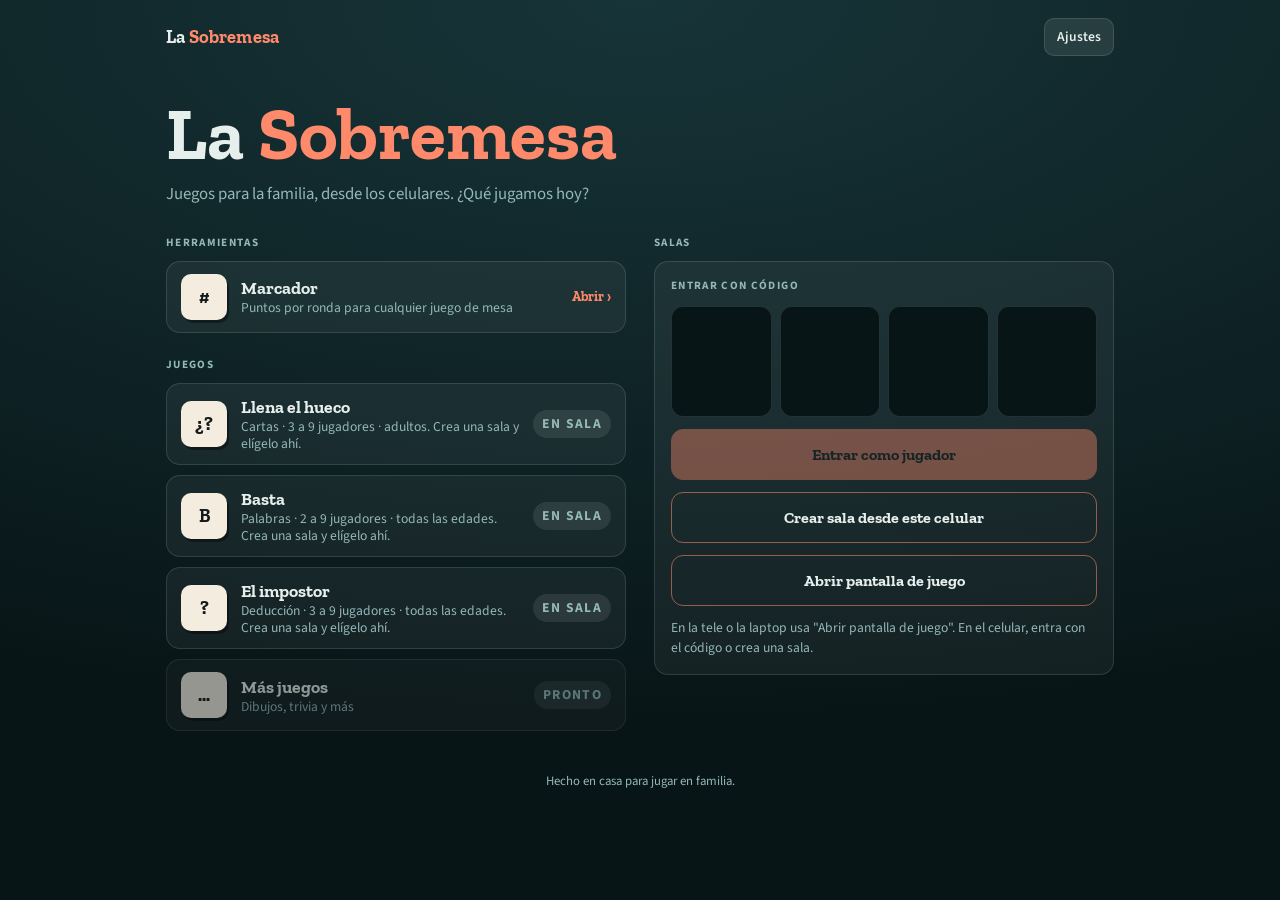
<file: index.html>
<!doctype html>
<html lang="es">
<head>
  <meta charset="utf-8">
  <meta name="viewport" content="width=device-width,initial-scale=1,viewport-fit=cover">
  <title>La Sobremesa</title>
  <meta name="description" content="Juegos para la familia, desde los celulares.">
  <script src="nucleo/tema.js"></script>
  <link rel="preconnect" href="https://fonts.googleapis.com">
  <link rel="preconnect" href="https://fonts.gstatic.com" crossorigin>
  <link rel="stylesheet" href="https://fonts.googleapis.com/css2?family=Source+Sans+3:wght@400;600;700&family=Zilla+Slab:wght@500;700&display=swap">
  <link rel="stylesheet" href="nucleo/tema.css">
  <link rel="stylesheet" href="nucleo/base.css">
  <style>
    .inicio { max-width: 980px; margin: 0 auto; padding: max(18px, env(safe-area-inset-top)) max(16px, env(safe-area-inset-right)) 40px max(16px, env(safe-area-inset-left)); display: flex; flex-direction: column; gap: 28px; }
    .barra { display: flex; justify-content: space-between; align-items: center; gap: 12px; }
    .barra .marca { font-size: 1.15rem; }
    .portada { display: flex; flex-direction: column; gap: 6px; padding-top: 8px; }
    .portada h1 { font-size: clamp(2.6rem, 9vw, 4.6rem); }
    .portada h1 em { font-style: normal; color: var(--acento); }
    .portada p { margin: 0; color: var(--suave); font-size: 1.05rem; }
    .columnas { display: grid; grid-template-columns: minmax(0, 1fr) minmax(0, 1fr); gap: 28px; align-items: start; }
    @media (max-width: 720px) { .columnas { grid-template-columns: minmax(0, 1fr); } }
    .grupo { display: flex; flex-direction: column; gap: 10px; min-width: 0; }
    .sala { padding: 16px; display: flex; flex-direction: column; gap: 12px; }
    .codigo { display: grid; grid-template-columns: repeat(4, 1fr); gap: 8px; }
    .codigo input { width: 100%; aspect-ratio: 1 / 1.1; text-align: center; text-transform: uppercase; font-family: var(--fuente-titulo); font-weight: 700; font-size: 1.6rem; border-radius: 12px; border: 1.5px solid var(--linea); background: var(--fondo-3); color: var(--acento); }
    .codigo input:disabled { opacity: .55; }
    .nota { margin: 0; color: var(--suave); font-size: .85rem; }
    .opcion { display: flex; align-items: center; gap: 14px; padding: 12px 14px; border-radius: 14px; background: var(--superficie); border: 1px solid var(--linea); text-decoration: none; color: var(--texto); transition: border-color .15s; }
    a.opcion:hover { border-color: var(--borde-acento); }
    .opcion .ic { flex: none; width: 46px; height: 46px; border-radius: 10px; display: grid; place-items: center; background: var(--carta); color: var(--tinta); font-family: var(--fuente-titulo); font-weight: 700; font-size: 1.15rem; box-shadow: 2px 3px 0 rgba(0,0,0,.4); }
    .opcion div { display: flex; flex-direction: column; line-height: 1.25; min-width: 0; }
    .opcion strong { font-family: var(--fuente-titulo); font-size: 1.1rem; }
    .opcion span { font-size: .85rem; color: var(--suave); }
    .opcion .ir { margin-left: auto; color: var(--acento); font-family: var(--fuente-titulo); font-weight: 700; flex: none; }
    .opcion.pronto { opacity: .6; }
    .chip { margin-left: auto; flex: none; font-size: .68rem; letter-spacing: .1em; text-transform: uppercase; font-weight: 700; padding: 4px 9px; border-radius: 999px; background: var(--superficie-2); color: var(--suave); }
    .pie { color: var(--suave); font-size: .8rem; text-align: center; }
    .modal { padding: 22px; display: flex; flex-direction: column; gap: 14px; }
    .temas { display: grid; gap: 8px; }
    .tema { display: flex; align-items: center; gap: 12px; padding: 10px 12px; border-radius: 12px; border: 1.5px solid var(--linea); background: var(--superficie); text-align: left; }
    .tema[aria-pressed="true"] { border-color: var(--acento); }
    .tema .mues { display: flex; width: 70px; height: 22px; border-radius: 6px; overflow: hidden; flex: none; }
    .tema .mues i { flex: 1; }
    .acciones { display: flex; justify-content: flex-end; }
  </style>
</head>
<body>
  <main class="inicio">
    <div class="barra">
      <a class="marca" href="./">La <em>Sobremesa</em></a>
      <button class="btn" id="ajustesBtn" type="button">Ajustes</button>
    </div>

    <section class="portada">
      <h1>La <em>Sobremesa</em></h1>
      <p>Juegos para la familia, desde los celulares. ¿Qué jugamos hoy?</p>
    </section>

    <div class="columnas">
      <div class="grupo">
        <span class="etiqueta">Herramientas</span>
        <a class="opcion" href="marcador/">
          <span class="ic">#</span>
          <div><strong>Marcador</strong><span>Puntos por ronda para cualquier juego de mesa</span></div>
          <span class="ir">Abrir ›</span>
        </a>

        <span class="etiqueta" style="margin-top:14px">Juegos</span>
        <div class="opcion">
          <span class="ic">¿?</span>
          <div><strong>Llena el hueco</strong><span>Cartas · 3 a 9 jugadores · adultos. Crea una sala y elígelo ahí.</span></div>
          <span class="chip">En sala</span>
        </div>
        <div class="opcion">
          <span class="ic">B</span>
          <div><strong>Basta</strong><span>Palabras · 2 a 9 jugadores · todas las edades. Crea una sala y elígelo ahí.</span></div>
          <span class="chip">En sala</span>
        </div>
        <div class="opcion">
          <span class="ic">?</span>
          <div><strong>El impostor</strong><span>Deducción · 3 a 9 jugadores · todas las edades. Crea una sala y elígelo ahí.</span></div>
          <span class="chip">En sala</span>
        </div>
        <div class="opcion pronto">
          <span class="ic">…</span>
          <div><strong>Más juegos</strong><span>Dibujos, trivia y más</span></div>
          <span class="chip">Pronto</span>
        </div>
      </div>

      <div class="grupo">
        <span class="etiqueta">Salas</span>
        <div class="panel sala" id="salas">
          <label class="etiqueta" for="c1">Entrar con código</label>
          <div class="codigo" id="codigo" aria-label="Código de la sala">
            <input id="c1" maxlength="1" autocapitalize="characters" autocomplete="off" disabled aria-label="Letra 1">
            <input maxlength="1" autocapitalize="characters" autocomplete="off" disabled aria-label="Letra 2">
            <input maxlength="1" autocapitalize="characters" autocomplete="off" disabled aria-label="Letra 3">
            <input maxlength="1" autocapitalize="characters" autocomplete="off" disabled aria-label="Letra 4">
          </div>
          <button class="btn pri grande" type="button" id="entrarBtn" disabled>Entrar como jugador</button>
          <button class="btn sec grande" type="button" id="crearBtn" disabled>Crear sala desde este celular</button>
          <button class="btn sec grande" type="button" id="pantallaBtn" disabled>Abrir pantalla de juego</button>
          <p class="nota" id="notaSalas">Las salas para jugar desde varios celulares llegan en la siguiente versión. Mientras tanto, el marcador funciona en este dispositivo como siempre.</p>
        </div>
      </div>
    </div>

    <p class="pie">Hecho en casa para jugar en familia.</p>
  </main>

  <dialog id="ajustes">
    <div class="modal">
      <h2>Ajustes</h2>
      <span class="etiqueta">Tema de colores (solo en este dispositivo)</span>
      <div class="temas" id="temas"></div>
      <span class="etiqueta">Juegos</span>
      <a class="btn" href="juegos/llena-el-hueco/mazos.html">Mazos de Llena el hueco</a>
      <a class="btn" href="juegos/impostor/mazos.html">Mazos de El impostor</a>
      <div class="acciones"><button class="btn" id="cerrarAjustes" type="button">Listo</button></div>
    </div>
  </dialog>

  <script>
    (function () {
      var dlg = document.getElementById('ajustes');
      var box = document.getElementById('temas');
      var MUESTRAS = {
        '': ['#173438', '#081517', '#f3ecdf', '#ff8a6b'],
        azul: ['#1f2a3a', '#0b0f17', '#f3ead6', '#e8b860'],
        verde: ['#1d3a2e', '#0a1712', '#f4ecd8', '#d9a441'],
        vino: ['#3a1a24', '#16090d', '#f6ecdc', '#f0a868'],
        ciruela: ['#2c1f44', '#100b1a', '#f3ecdf', '#ffbe55'],
        grafito: ['#2a2826', '#111010', '#efe9df', '#d97b4a']
      };
      function actual() { return document.documentElement.getAttribute('data-tema') || ''; }
      function pintar() {
        box.innerHTML = '';
        window.SOBREMESA_TEMAS.forEach(function (t) {
          var b = document.createElement('button');
          b.type = 'button'; b.className = 'tema';
          b.setAttribute('aria-pressed', String(t.id === actual()));
          // Las muestras solo ilustran cada tema en este selector; los colores reales viven en tema.css
          b.innerHTML = '<span class="mues">' + MUESTRAS[t.id].map(function (c) { return '<i style="background:' + c + '"></i>'; }).join('') + '</span>' + t.nombre;
          b.onclick = function () { window.sobremesaCambiarTema(t.id); pintar(); };
          box.appendChild(b);
        });
      }
      document.getElementById('ajustesBtn').onclick = function () { pintar(); dlg.showModal(); };
      document.getElementById('cerrarAjustes').onclick = function () { dlg.close(); };
    })();
  </script>

  <script type="module">
    import { hayFirebase } from './nucleo/datos.js';
    const q = new URLSearchParams(location.search);
    if (hayFirebase() || q.has('local')) {
      const PRUEBA = ['local', 'sdk', 'emulador', 'emuauth'];
      const ir = (extra) => {
        const u = new URL('sala/', location.href);
        for (const k of PRUEBA) if (q.has(k)) u.searchParams.set(k, q.get(k));
        for (const [k, v] of Object.entries(extra)) u.searchParams.set(k, v);
        location.href = u.toString();
      };
      const cajas = [...document.querySelectorAll('#codigo input')];
      const entrar = document.getElementById('entrarBtn');
      const codigo = () => cajas.map((c) => c.value).join('');
      const listo = () => /^[A-Z]{4}$/.test(codigo());
      const revisar = () => { entrar.disabled = !listo(); document.getElementById('pantallaBtn').textContent = listo() ? `Usar como pantalla de ${codigo()}` : 'Abrir pantalla de juego'; };
      const escribir = (texto, desde = 0) => {
        const letras = texto.toUpperCase().replace(/[^A-Z]/g, '').split('');
        letras.slice(0, 4 - desde).forEach((l, i) => { cajas[desde + i].value = l; });
        cajas[Math.min(desde + letras.length, 3)].focus();
        revisar();
      };
      cajas.forEach((c, i) => {
        c.disabled = false;
        c.addEventListener('input', () => { const v = c.value; c.value = ''; if (v) escribir(v, i); else revisar(); });
        c.addEventListener('keydown', (e) => { if (e.key === 'Backspace' && !c.value && i > 0) { cajas[i - 1].value = ''; cajas[i - 1].focus(); revisar(); e.preventDefault(); } if (e.key === 'Enter' && listo()) entrar.click(); });
        c.addEventListener('paste', (e) => { e.preventDefault(); escribir(e.clipboardData.getData('text'), 0); });
      });
      ['crearBtn', 'pantallaBtn'].forEach((id) => { document.getElementById(id).disabled = false; });
      entrar.onclick = () => listo() && ir({ c: codigo() });
      document.getElementById('crearBtn').onclick = () => ir({ nueva: 'jugador' });
      document.getElementById('pantallaBtn').onclick = () => ir(listo() ? { c: codigo(), rol: 'pantalla' } : { nueva: 'pantalla' });
      document.getElementById('notaSalas').textContent = q.has('local') && !hayFirebase()
        ? 'Modo de prueba: las salas solo funcionan entre pestañas de este navegador.'
        : 'En la tele o la laptop usa "Abrir pantalla de juego". En el celular, entra con el código o crea una sala.';
      if (q.get('c')) escribir(q.get('c'));
    }
  </script>
</body>
</html>
</file>
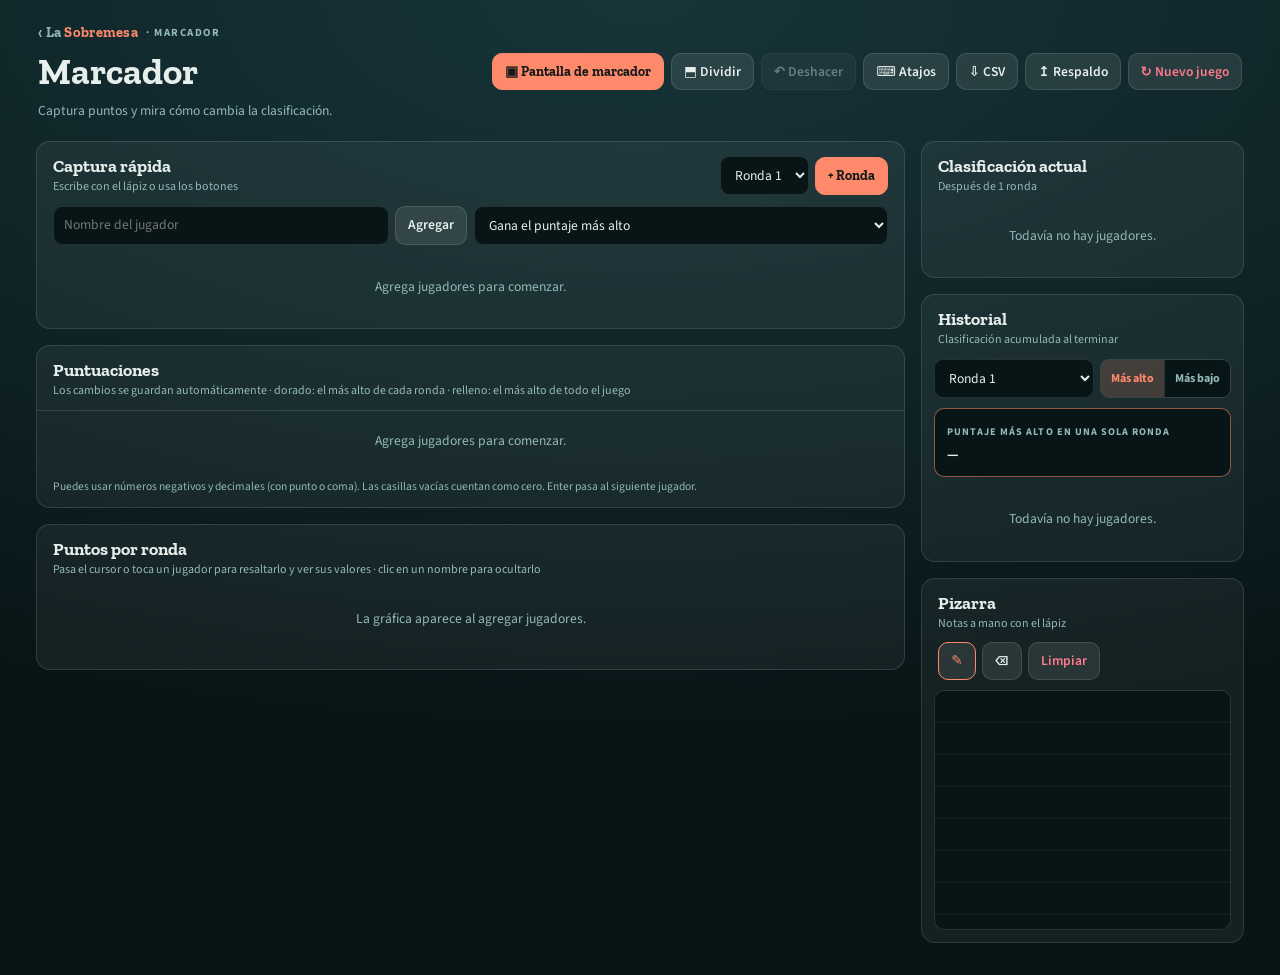
<file: marcador/index.html>
<!doctype html>
<html lang="es">
<head>
  <meta charset="utf-8">
  <meta name="viewport" content="width=device-width,initial-scale=1,viewport-fit=cover">
  <title>Marcador · La Sobremesa</title>
  <meta name="description" content="Marcador por rondas de La Sobremesa.">
  <script src="../nucleo/tema.js"></script>
  <link rel="preconnect" href="https://fonts.googleapis.com">
  <link rel="preconnect" href="https://fonts.gstatic.com" crossorigin>
  <link rel="stylesheet" href="https://fonts.googleapis.com/css2?family=Source+Sans+3:wght@400;600;700&family=Zilla+Slab:wght@500;700&display=swap">
  <link rel="stylesheet" href="../nucleo/tema.css">
  <link rel="stylesheet" href="../nucleo/base.css">
  <script src="../nucleo/vendor/qrcode.js"></script>
  <style>
    /* Marcador · estilos propios. Solo variables de ../nucleo/tema.css */
    body{min-height:100vh}
    .app{max-width:1240px;margin:auto;padding:18px max(16px,env(safe-area-inset-right)) 32px max(16px,env(safe-area-inset-left))}
    header{display:flex;flex-wrap:wrap;align-items:center;justify-content:space-between;gap:10px 16px;margin-bottom:16px;padding:4px 2px}
    .head-title{flex:1 1 280px;min-width:0}
    .eyebrow{display:flex;align-items:center;gap:8px;text-transform:uppercase;letter-spacing:.14em;color:var(--suave);font-size:.68rem;font-weight:700;margin:0 0 2px}
    .eyebrow a{color:var(--suave);text-decoration:none;letter-spacing:.02em;text-transform:none;font-family:var(--fuente-titulo);font-size:.9rem}
    .eyebrow a em{font-style:normal;color:var(--acento)}
    .eyebrow a:hover{color:var(--texto)}
    .title-input{display:block;width:100%;border:0;padding:0;background:transparent;color:var(--texto);font-family:var(--fuente-titulo);font-size:clamp(1.6rem,3.4vw,2.3rem);font-weight:700;outline:none;border-radius:6px}
    .title-input:focus{box-shadow:0 0 0 2px var(--brillo-acento)}
    header p{margin:3px 0 0;color:var(--suave);font-size:.85rem}
    .actions{display:flex;gap:7px;flex-wrap:wrap;justify-content:flex-end}
    .btn.primary{background:var(--acento);color:var(--tinta);border-color:var(--acento);font-family:var(--fuente-titulo);font-weight:700}
    .btn.danger{color:var(--peligro)}
    .grid{display:grid;grid-template-columns:minmax(0,1.75fr) minmax(270px,.65fr);gap:16px}
    .main-col,.side{display:flex;flex-direction:column;gap:16px;min-width:0}
    .card{background:var(--superficie);border:1px solid var(--linea);border-radius:14px;overflow:hidden}
    .card-head{padding:14px 16px 10px;display:flex;justify-content:space-between;align-items:center;gap:10px;flex-wrap:wrap}
    .card h2{font-size:1.1rem}
    .hint{display:block;color:var(--suave);font-size:.75rem;margin-top:2px}
    .tools{display:flex;gap:6px;align-items:center}
    .setup{padding:0 16px 12px;display:flex;gap:7px;flex-wrap:wrap}
    .field{display:flex;gap:6px;flex:1;min-width:175px}
    .field input,.field select,.round-select{min-width:0;width:100%;border:1px solid var(--linea);border-radius:9px;padding:8px 10px;background:var(--fondo-3);color:var(--texto);font-size:.85rem;outline:none}
    .tools .round-select{width:auto;max-width:150px}
    .field input:focus,.score:focus,.name:focus,select:focus{border-color:var(--acento);box-shadow:0 0 0 2px var(--brillo-acento)}
    .table-wrap{overflow:auto;border-top:1px solid var(--linea);max-height:68vh}
    table{border-collapse:separate;border-spacing:0;width:100%;min-width:510px}
    th,td{padding:7px 6px;border-bottom:1px solid var(--linea);text-align:center;white-space:nowrap}
    th{font-size:.66rem;text-transform:uppercase;letter-spacing:.08em;color:var(--suave);background:var(--fondo-2);position:sticky;top:0;z-index:2}
    th:first-child,td:first-child{text-align:left;position:sticky;left:0;background:var(--fondo-2);z-index:3;border-right:1px solid var(--linea)}
    th:first-child{z-index:5}
    .name{border:0;background:transparent;font-size:.85rem;font-weight:700;color:var(--texto);width:112px;padding:5px;border-radius:6px}
    .score{width:60px;padding:5px 4px;border:1px solid var(--linea);border-radius:8px;text-align:center;color:var(--texto);background:var(--fondo-3);font-size:.85rem;outline:none;font-variant-numeric:tabular-nums}
    .score.best{border-color:var(--destacado);color:var(--destacado)}
    .score.record{border-color:var(--destacado);background:var(--destacado);color:var(--tinta);font-weight:700}
    .score.invalid{border-color:var(--peligro);color:var(--peligro)}
    .total,.total-head{position:sticky!important;right:0!important;z-index:4!important;background:var(--fondo-3)!important;border-left:2px solid var(--borde-acento)!important}
    .total{min-width:69px;font-family:var(--fuente-titulo);font-weight:700;color:var(--acento);font-size:1rem;font-variant-numeric:lining-nums proportional-nums}
    .total-head{z-index:6!important;color:var(--acento)!important}
    .player-cell{display:flex;align-items:center;gap:3px}
    .icon-btn{border:0;background:transparent;color:var(--suave);padding:3px 6px;border-radius:6px}
    .icon-btn:hover{color:var(--peligro);background:var(--superficie-2)}
    .round-title{display:flex;align-items:center;justify-content:center;gap:1px}
    .round-title input{width:70px;text-align:center;border:0;background:transparent;color:var(--suave);font-size:.66rem;font-weight:700;text-transform:uppercase;letter-spacing:.06em}
    .swatch{flex:none;width:16px;height:16px;padding:0;border:0;border-radius:50%;background:none;cursor:pointer}
    .swatch::-webkit-color-swatch-wrapper{padding:0}.swatch::-webkit-color-swatch{border:0;border-radius:50%}.swatch::-moz-color-swatch{border:0;border-radius:50%}
    .quick-list{padding:0 12px 12px;display:grid;gap:8px}
    .quick-row{display:grid;grid-template-columns:minmax(70px,1fr) minmax(90px,140px) auto minmax(64px,auto);align-items:center;gap:10px;background:var(--superficie);border:1px solid var(--linea);border-left:4px solid var(--c);border-radius:12px;padding:8px 10px 8px 12px}
    .quick-row.sel{border-color:var(--acento);border-left-color:var(--c);box-shadow:0 0 0 2px var(--brillo-acento)}
    .q-name{font-weight:700;font-size:1rem;overflow:hidden;text-overflow:ellipsis;white-space:nowrap}
    .score.big{width:100%;font-family:var(--fuente-titulo);font-size:1.5rem;font-weight:700;padding:8px;border-radius:10px;font-variant-numeric:lining-nums proportional-nums}
    .bumps{display:flex;gap:4px}
    .bump{min-width:44px;height:44px;border-radius:9px;border:0;background:var(--superficie-2);color:var(--texto);font-weight:700;font-size:.85rem}
    .bump[data-amt^="1"],.bump[data-amt="5"]{background:var(--brillo-acento);color:var(--acento)}
    .bump:active{transform:translateY(1px)}
    .q-total{text-align:right;font-family:var(--fuente-titulo);font-weight:700;color:var(--acento);font-size:1.15rem;font-variant-numeric:lining-nums proportional-nums}
    .standing-list{padding:0 12px 12px;display:grid;gap:6px}
    .rank{display:grid;grid-template-columns:28px 1fr auto;align-items:center;gap:8px;background:var(--superficie);border:1px solid var(--linea);border-left:3px solid var(--c);padding:8px 10px;border-radius:10px}
    .rank:first-child{background:var(--fondo-3);border-color:var(--borde-acento);border-left-color:var(--c);box-shadow:0 0 18px var(--brillo-acento)}
    .place{width:26px;height:26px;border-radius:7px;display:grid;place-items:center;background:var(--superficie-2);font-family:var(--fuente-titulo);font-size:.85rem;font-weight:700}
    .rank:first-child .place{background:var(--acento);color:var(--tinta)}
    .rank-name{font-size:.85rem;font-weight:700;overflow:hidden;text-overflow:ellipsis}
    .rank-score{font-family:var(--fuente-titulo);font-size:1rem;font-weight:700;font-variant-numeric:lining-nums proportional-nums}
    .history-controls{padding:0 12px 10px;display:flex;gap:6px}
    .seg{flex:none;display:flex;border:1px solid var(--linea);border-radius:9px;overflow:hidden}
    .seg button{border:0;background:var(--fondo-3);color:var(--suave);font-size:.75rem;font-weight:700;padding:6px 10px}
    .seg button+button{border-left:1px solid var(--linea)}
    .seg button.on{background:var(--brillo-acento);color:var(--acento)}
    .callout{margin:0 12px 12px;padding:10px 12px;border-radius:10px;background:var(--fondo-3);border:1px solid var(--borde-acento)}
    .callout-label{font-size:.64rem;text-transform:uppercase;letter-spacing:.1em;font-weight:700;color:var(--suave)}
    .callout strong{display:block;margin-top:3px;font-size:.9rem}
    .empty{color:var(--suave);padding:20px;text-align:center;font-size:.85rem}
    .footnote{padding:8px 16px 12px;color:var(--suave);font-size:.72rem}
    .hidden{display:none!important}
    .chart{padding:0 12px 4px}
    .chart svg{display:block;width:100%;height:auto;overflow:visible}
    .chart text{fill:var(--suave);font-size:12px;font-weight:600;font-family:var(--fuente-texto)}
    .chart .grid{stroke:var(--linea)}
    .chart .vgrid{stroke:var(--superficie-2)}
    .chart .zero{stroke:var(--suave);stroke-width:1.5}
    .chart .series{transition:opacity .15s}
    .chart .series polyline{fill:none;stroke:var(--c);stroke-width:3;stroke-linejoin:round;stroke-linecap:round}
    .chart .series circle{fill:var(--c);stroke:var(--fondo-2);stroke-width:2}
    .chart .vlabel{display:none;fill:var(--texto);font-size:13px;font-weight:700;paint-order:stroke;stroke:var(--fondo-3);stroke-width:4px;stroke-linejoin:round}
    .chart svg.focusing .series{opacity:.12}.chart svg.focusing .series.focus{opacity:1}
    .chart .series.focus .vlabel{display:block}.chart .series.focus polyline{stroke-width:4}
    .chart-legend{display:flex;flex-wrap:wrap;gap:6px;padding:4px 12px 12px}
    .legend-item{display:inline-flex;align-items:center;gap:7px;border:1px solid var(--linea);background:var(--superficie);color:var(--texto);border-radius:999px;padding:6px 12px;font-size:.82rem;font-weight:600}
    .legend-item i{width:11px;height:11px;border-radius:50%;background:var(--c)}
    .legend-item.off{opacity:.4;text-decoration:line-through}
    .legend-item.pin{border-color:var(--c)}
    .ink-wrap{padding:0 12px 12px}
    #ink{display:block;width:100%;height:240px;border:1px solid var(--linea);border-radius:10px;background:var(--fondo-3) linear-gradient(transparent 31px,var(--superficie-2) 32px) 0 0/100% 32px;touch-action:none;cursor:crosshair}

    /* Marcador grande (pantalla, modo dividido y pestaña del celular) */
    .board{display:none;container-type:size;overflow:hidden;background-color:var(--fondo-3);background-image:radial-gradient(110% 100% at 50% 35%,var(--fondo-1) 0%,var(--fondo-2) 60%,var(--fondo-3) 100%)}
    .board-in{height:100%;display:flex;flex-direction:column;gap:2.4cqh;padding:3.5cqh 4cqw}
    .board-head{display:flex;justify-content:space-between;align-items:flex-start;gap:2cqw}
    .board-head .eyebrow{font-size:clamp(.6rem,2.6cqh,1.15rem);color:var(--suave)}
    .board-head h1{margin:0;font-size:clamp(1.2rem,7.5cqh,5rem);line-height:1.05}
    .board-fs{flex:none}:fullscreen .board-fs{display:none}
    .board-list{list-style:none;margin:0;padding:0;flex:1;min-height:0;display:flex;flex-direction:column;gap:1.4cqh;--rh:min(14cqh,calc(76cqh / var(--n) - 1.4cqh))}
    .brow{position:relative;flex:none;height:var(--rh);display:grid;grid-template-columns:1.5em minmax(0,1fr) auto auto;align-items:center;gap:.55em;padding:0 .7em 0 .5em;border-radius:.3em;background:var(--superficie);border:1px solid var(--linea);border-left:.18em solid var(--c);font-size:min(calc(var(--rh) * .42),5.5cqw);overflow:hidden}
    .brow::before{content:"";position:absolute;inset:0 auto 0 0;width:var(--w);background:linear-gradient(90deg,color-mix(in srgb,var(--c) 22%,transparent),color-mix(in srgb,var(--c) 6%,transparent))}
    .brow>*{position:relative}
    .bplace{width:1.35em;height:1.35em;display:grid;place-items:center;border-radius:.25em;background:var(--superficie-2);font-family:var(--fuente-titulo);font-size:.75em;font-weight:700}
    .bname{font-weight:700;overflow:hidden;text-overflow:ellipsis;white-space:nowrap}
    .bdelta{font-size:.55em;font-weight:700;color:var(--suave);font-variant-numeric:tabular-nums}
    .bdelta.now{color:var(--listo)}
    .bscore{min-width:2.5ch;text-align:right;font-family:var(--fuente-titulo);font-weight:700;font-variant-numeric:lining-nums proportional-nums}
    .brow.lead{background:var(--fondo-3);border-color:var(--borde-acento);border-left-color:var(--c);box-shadow:0 0 1em var(--brillo-acento)}
    .brow.lead .bplace{background:var(--acento);color:var(--tinta)}
    .brow.lead .bscore{color:var(--acento)}
    .board-empty{flex:1;display:grid;place-items:center;text-align:center;color:var(--suave);font-size:clamp(1rem,4cqh,2rem)}

    .help{position:fixed;inset:0;z-index:60;display:grid;place-items:center;padding:16px;background:rgba(0,0,0,.7)}
    .help-card{width:100%;max-width:760px;max-height:100%;overflow:auto;background:var(--fondo-2);border:1.5px solid var(--borde-acento);border-radius:18px;padding:clamp(16px,3vw,32px);font-size:clamp(.9rem,2vw,1.35rem)}
    .help-card h2{margin:0 0 .7em}
    .help dl{display:grid;grid-template-columns:auto 1fr;gap:.45em 1em;margin:0}
    .help dt{font-weight:700;color:var(--acento);white-space:nowrap}
    .help dd{margin:0}
    .help p{margin:1em 0 0;color:var(--suave);font-size:.8em}
    body.display{height:100dvh;overflow:hidden}body.display #control{display:none}body.display .board{display:block;height:100dvh}
    body.split{height:100dvh;overflow:hidden;display:grid;grid-template-rows:var(--top,50%) minmax(0,1fr)}
    body.split .board{display:block;grid-row:1;border-bottom:1px solid var(--linea);margin-bottom:var(--gap,0px)}
    body.split #control{grid-row:2;overflow:auto;max-width:none;width:100%}
    .modal{padding:22px}.modal h2{margin:0 0 8px}.modal p{color:var(--suave)}
    textarea{width:100%;min-height:150px;border:1px solid var(--linea);border-radius:10px;padding:10px;resize:vertical;background:var(--fondo-3);color:var(--texto);font:.78rem ui-monospace,Consolas,monospace}
    .modal-actions{display:flex;justify-content:flex-end;gap:8px;margin-top:14px;flex-wrap:wrap}
    @media(max-width:820px){.grid{grid-template-columns:1fr}header{align-items:flex-start;flex-direction:column}.head-title{flex:none;width:100%}.actions{justify-content:flex-start}.app{padding:12px max(10px,env(safe-area-inset-right)) 25px max(10px,env(safe-area-inset-left))}.card-head{padding:12px 12px 8px}.setup{padding:0 12px 10px}.table-wrap{max-height:55vh}}
    .m-only,.tabbar,.more-card,.round-step,.add-player,.bump.sign{display:none}
    @media(max-width:700px),(max-height:500px) and (pointer:coarse){
      .d-only{display:none}.m-only{display:inline}
      .app{padding:0 max(10px,env(safe-area-inset-right)) calc(76px + env(safe-area-inset-bottom)) max(10px,env(safe-area-inset-left))}
      header{flex-direction:row;flex-wrap:nowrap;align-items:center;gap:10px;margin:0;padding:10px 2px}.head-title{flex:1 1 0;width:auto}.head-title p:not(.eyebrow){display:none}.eyebrow{margin:0}.eyebrow span{display:none}.title-input{font-size:1.35rem}.actions{flex:none}.actions .btn:not(#undoBtn){display:none}
      .grid{display:flex;flex-direction:column;gap:12px}.main-col,.side{display:contents}
      [data-panel="pc"],body:not([data-tab="capturar"]) [data-panel="capturar"],body:not([data-tab="tabla"]) [data-panel="tabla"],body:not([data-tab="grafica"]) [data-panel="grafica"],body:not([data-tab="mas"]) [data-panel="mas"]{display:none}
      body[data-tab="posiciones"]:not(.split) #control{display:none}body[data-tab="posiciones"] .board{display:block;height:calc(100dvh - 60px - env(safe-area-inset-bottom))}.board-fs{display:none}.board-head h1{font-size:clamp(1.4rem,7cqw,2.3rem)}.brow{font-size:min(calc(var(--rh) * .42),8cqw)}
      .btn{padding:10px 12px;font-size:.88rem}.field input,.field select,.round-select,.name,.score{font-size:16px}
      table{min-width:0}th,td{padding:7px 3px}th:first-child,td:first-child{padding-left:8px}.name{width:74px;padding:5px 2px;text-overflow:ellipsis}.score{width:54px;padding:7px 2px}.round-title input{width:54px;font-size:.68rem;text-transform:none}.icon-btn{padding:4px}.total{min-width:50px}
      .quick-card{overflow:visible;background:none;border:0}.quick-card .card-head{position:sticky;top:0;z-index:5;padding:6px 0 8px;background:var(--fondo-2)}.quick-card .card-head>div:first-child{display:none}.quick-card .tools{width:100%}.quick-card .round-select{flex:1;width:auto;max-width:none;min-width:0;padding:10px 9px;text-align:center;font-family:var(--fuente-titulo);font-weight:700;font-size:1.05rem}.round-step{display:block;flex:none;width:44px;padding:10px 0;font-size:1.1rem}.round-step:disabled{opacity:.3}#roundBtn{flex:none}
      .setup{display:none;padding:0 0 10px}body.adding .setup,body.noplayers .setup{display:flex}.setup .field+.field{display:none}
      .quick-list{padding:0;gap:8px}.quick-row{grid-template-columns:minmax(0,1fr) auto;grid-template-areas:"n t" "i b";gap:6px 8px;padding:9px 10px 10px 12px}.q-name{grid-area:n}.q-total{grid-area:t}.score.big{grid-area:i;min-width:0;padding:7px 4px;font-size:1.35rem}.bumps{grid-area:b}.bump{min-width:38px;padding:0;font-size:.82rem}.bump.sign{display:block}
      .add-player{display:block;width:100%;margin-top:10px;padding:12px;border:1.5px dashed var(--borde-acento);border-radius:12px;background:none;color:var(--acento);font-family:var(--fuente-titulo);font-size:1rem;font-weight:700}body.noplayers .add-player{display:none}
      .rank{grid-template-columns:32px 1fr auto;gap:9px;padding:11px 12px}.place{width:30px;height:30px;font-size:.9rem}.rank-name{font-size:1rem}.rank-score{font-size:1.2rem}
      .table-wrap{max-height:calc(100dvh - 250px)}.history-controls{flex-wrap:wrap}.history-controls .round-select{flex:1 1 140px;width:auto;padding:10px 9px}.seg button{padding:10px 12px;font-size:.82rem}.legend-item{padding:9px 13px}
      .more-card{display:block;order:-1}.more-list{display:grid;gap:8px;padding:0 12px 12px}.more-list label{display:grid;gap:4px;color:var(--suave);font-size:.75rem;font-weight:700}.more-list .round-select{padding:10px 9px}.more-note{margin:2px 0 0;color:var(--suave);font-size:.78rem}
      .tabbar{position:fixed;left:0;right:0;bottom:0;z-index:40;display:grid;grid-template-columns:repeat(5,1fr);gap:2px;padding:5px max(6px,env(safe-area-inset-right)) calc(5px + env(safe-area-inset-bottom)) max(6px,env(safe-area-inset-left));background:var(--fondo-3);border-top:1px solid var(--linea)}
      .tabbar button{display:grid;justify-items:center;gap:1px;min-width:0;padding:6px 2px;border:0;border-radius:10px;background:none;color:var(--suave);font-size:.68rem;font-weight:600}
      .tabbar button span{font-family:var(--fuente-titulo);font-weight:700;font-size:1.1rem;line-height:1.15}
      .tabbar button.on{background:var(--brillo-acento);color:var(--acento)}
      .toast{bottom:calc(84px + env(safe-area-inset-bottom));font-size:1.1rem}body.display .tabbar{display:none}
    }
    /* ---------- Marcador dentro de una sala ---------- */
    body.cargando #control,body.cargando .tabbar{visibility:hidden}
    .sala-barra{display:flex;align-items:center;gap:8px 12px;flex-wrap:wrap;margin:0 0 14px;padding:10px 12px;border-radius:14px;background:var(--superficie);border:1px solid var(--borde-acento)}
    .sala-barra.hidden{display:none}
    .sb-cod{font-family:var(--fuente-titulo);color:var(--suave);white-space:nowrap}.sb-cod b{color:var(--acento);letter-spacing:.12em}
    .sb-txt{flex:1 1 180px;min-width:0;color:var(--suave);font-size:.88rem}.sb-txt b{color:var(--texto)}
    .sb-acc{display:flex;gap:6px;flex-wrap:wrap}
    body.en-sala #screenBtn{display:none}
    body.jugador-sala #roundBtn,body.jugador-sala .setup,body.jugador-sala .add-player,body.jugador-sala #resetBtn,body.jugador-sala #backupBtn,body.jugador-sala [data-proxy="#resetBtn"],body.jugador-sala [data-proxy="#backupBtn"],body.jugador-sala .more-note{display:none!important}
    .mini-tit{margin-top:8px}.mini-pos{padding:0}
    .nota-sala{padding:10px 12px;border-radius:12px;background:var(--brillo-acento);color:var(--texto);font-size:.9rem;line-height:1.35}
    .quick-row.mia{border-color:var(--borde-acento)}
    tr.mia .name{color:var(--acento);font-weight:700}
    tr.ausente td:first-child,.q-name small{opacity:.6}
    .sala-esquina{display:none}
    body.display.en-sala .sala-esquina{position:fixed;right:2vw;bottom:2.4vh;display:flex;align-items:center;gap:1.4vh;padding:1.2vh 1.6vh;border-radius:1.4vh;background:var(--fondo-3);border:1px solid var(--linea);opacity:.92}
    /* Con muchos jugadores las últimas filas llegan hasta abajo: se deja libre el espacio del código de la sala */
    body.display.en-sala .board-list.larga{padding-right:calc(30vh + 2vw)}
    .sala-esquina canvas{width:11vh;height:11vh;border-radius:.8vh;image-rendering:pixelated;display:block}
    .sala-esquina div{display:flex;flex-direction:column;gap:.4vh;font-size:1.7vh;color:var(--suave);line-height:1.1}
    .sala-esquina b{font-family:var(--fuente-titulo);font-size:4.4vh;letter-spacing:.14em;color:var(--acento)}
    /* Teles con navegador viejo: sin unidades de contenedor ni dvh, el marcador grande usa vh/vw */
    @supports not (height:1cqh){
      body.display,body.display .board,body.split{height:100vh}
      .board-in{gap:2.4vh;padding:3.5vh 4vw}.board-head{gap:2vw}.board-head .eyebrow{font-size:2.6vh}.board-head h1{font-size:7.5vh}
      .board-list{gap:1.4vh;--rh:min(14vh,calc(76vh / var(--n) - 1.4vh))}.board-empty{font-size:4vh}
    }
    @media(max-width:359px){.quick-row{grid-template-areas:"n t" "i i" "b b"}.bump{flex:1}}
  </style>
</head>
<body>
<main class="app" id="control">
  <header>
    <div class="head-title"><p class="eyebrow"><a href="../">‹ La <em>Sobremesa</em></a><span>· Marcador</span></p><input id="titleInput" class="title-input" maxlength="60" aria-label="Nombre del juego"><p>Captura puntos y mira cómo cambia la clasificación.</p></div>
    <div class="actions"><button class="btn primary" id="screenBtn" title="Abre el marcador grande en la otra pantalla">▣ Pantalla de marcador</button><button class="btn" id="splitBtn" title="Marcador arriba y captura abajo en la misma ventana">⬒ Dividir</button><button class="btn" id="undoBtn" title="Deshacer (Ctrl+Z)">↶ Deshacer</button><button class="btn" id="helpBtn" title="Atajos de teclado (H)">⌨ Atajos</button><button class="btn" id="csvBtn">⇩ CSV</button><button class="btn" id="backupBtn">↥ Respaldo</button><button class="btn danger" id="resetBtn">↻ Nuevo juego</button></div>
  </header>
  <div class="sala-barra hidden" id="salaBarra" role="status"></div>
  <section class="grid">
    <div class="main-col">
      <article class="card quick-card" data-panel="capturar">
        <div class="card-head"><div><h2>Captura rápida</h2><span class="hint">Escribe con el lápiz o usa los botones</span></div><div class="tools"><button class="btn round-step" id="prevRound" aria-label="Ronda anterior">‹</button><select class="round-select" id="quickRound" aria-label="Ronda a capturar"></select><button class="btn round-step" id="nextRound" aria-label="Ronda siguiente">›</button><button class="btn primary" id="roundBtn">+ Ronda</button></div></div>
        <div class="setup"><div class="field"><input id="playerInput" placeholder="Nombre del jugador" maxlength="40"><button class="btn" id="playerBtn">Agregar</button></div><div class="field"><select id="ruleSelect" aria-label="Regla de victoria"><option value="high">Gana el puntaje más alto</option><option value="low">Gana el puntaje más bajo</option></select></div></div>
        <div class="quick-list" id="quickList"></div>
        <button class="add-player" id="addPlayerBtn">+ Agregar jugador</button>
      </article>
      <article class="card" data-panel="tabla">
        <div class="card-head"><div><h2>Puntuaciones</h2><span class="hint" id="scoreHint"></span></div></div>
        <div class="table-wrap"><table><thead id="scoreHead"></thead><tbody id="scoreBody"></tbody></table><div id="scoreEmpty" class="empty hidden">Agrega jugadores para comenzar.</div></div>
        <div class="footnote">Puedes usar números negativos y decimales (con punto o coma). Las casillas vacías cuentan como cero.<span class="d-only"> Enter pasa al siguiente jugador.</span></div>
      </article>
      <article class="card" id="chartCard" data-panel="grafica">
        <div class="card-head"><div><h2>Puntos por ronda</h2><span class="hint"><span class="d-only">Pasa el cursor o toca un jugador para resaltarlo y ver sus valores · clic en un nombre para ocultarlo</span><span class="m-only">Toca un nombre para ver sus puntos</span></span></div></div>
        <div class="chart" id="chart"></div><div class="chart-legend" id="chartLegend"></div>
      </article>
    </div>
    <aside class="side">
      <article class="card" data-panel="pc"><div class="card-head"><div><h2>Clasificación actual</h2><span class="hint" id="currentHint"></span></div></div><div class="standing-list" id="currentStandings"></div></article>
      <article class="card" data-panel="mas"><div class="card-head"><div><h2>Historial</h2><span class="hint">Clasificación acumulada al terminar</span></div></div><div class="history-controls"><select class="round-select" id="historyRound"></select><div class="seg" role="group" aria-label="Puntaje a mostrar"><button data-pick="high">Más alto</button><button data-pick="low">Más bajo</button></div></div><div class="callout" id="roundBest"><span class="callout-label" id="roundBestLabel"></span><strong>—</strong></div><div class="standing-list" id="historyStandings"></div></article>
      <article class="card more-card" data-panel="mas"><div class="card-head"><div><h2>Partida</h2></div></div><div class="more-list"><label>Regla de victoria<select class="round-select" id="ruleSelect2"><option value="high">Gana el puntaje más alto</option><option value="low">Gana el puntaje más bajo</option></select></label><button class="btn" data-proxy="#csvBtn">⇩ Exportar a CSV</button><button class="btn" data-proxy="#backupBtn">↥ Respaldo</button><button class="btn danger" data-proxy="#resetBtn">↻ Nuevo juego</button><p class="more-note">Para renombrar o eliminar jugadores, ve a la pestaña Tabla.</p><a class="btn" href="../">‹ Volver al inicio de La Sobremesa</a></div></article>
      <article class="card" data-panel="mas"><div class="card-head"><div><h2>Pizarra</h2><span class="hint">Notas a mano<span class="d-only"> con el lápiz</span></span></div><div class="tools"><button class="btn on" id="inkPen" aria-label="Lápiz">✎</button><button class="btn" id="inkEraser" aria-label="Borrador">⌫</button><button class="btn danger" id="inkClear">Limpiar</button></div></div><div class="ink-wrap"><canvas id="ink"></canvas></div></article>
    </aside>
  </section>
</main>
<nav class="tabbar" aria-label="Secciones"><button data-tab="capturar"><span>+</span>Capturar</button><button data-tab="posiciones"><span>1º</span>Marcador</button><button data-tab="tabla"><span>▦</span>Tabla</button><button data-tab="grafica"><span>↗</span>Gráfica</button><button data-tab="mas"><span>⋯</span>Más</button></nav>
<section class="board" id="board" aria-live="polite"></section>
<div class="sala-esquina" id="salaEsquina"></div>
<div class="aviso toast" id="toast" role="status"></div>
<div class="help hidden" id="help"><div class="help-card"><h2>Atajos de teclado</h2><dl>
  <dt>↑ ↓</dt><dd>Elegir jugador</dd>
  <dt>← →</dt><dd>Cambiar la ronda que capturas</dd>
  <dt>0–9 y Enter</dt><dd>Escribir los puntos y guardarlos (pasa al siguiente jugador)</dd>
  <dt>Retroceso · Esc</dt><dd>Borrar un dígito · cancelar</dd>
  <dt>− al escribir</dt><dd>Cambiar el signo (puntos negativos)</dd>
  <dt>+ −</dt><dd>Sumar o restar 1 al jugador elegido</dd>
  <dt>N</dt><dd>Nueva ronda</dd>
  <dt>Z</dt><dd>Deshacer</dd>
  <dt>D</dt><dd>Dividir pantalla</dd>
  <dt>P</dt><dd>Abrir la pantalla de marcador</dd>
  <dt>F</dt><dd>Pantalla completa</dd>
  <dt>H o ?</dt><dd>Mostrar u ocultar esta ayuda</dd>
</dl><p>También funcionan si la ventana del marcador es la que está enfocada. Si estás dentro de una casilla, pulsa Esc para salir de ella.</p></div></div>
<dialog id="backupDialog"><div class="modal"><h2>Respaldo del juego</h2><p>Copia este texto para guardar el juego, o pega uno anterior y pulsa “Importar”.</p><textarea id="backupText" spellcheck="false"></textarea><div class="modal-actions"><button class="btn" id="closeBackup">Cerrar</button><button class="btn" id="copyBackup">Copiar</button><button class="btn primary" id="importBackup">Importar</button></div></div></dialog>
<script>
(() => {
  // Modo sala: ?sala=CODIGO. Todos juegan el mismo marcador desde su celular (ver sala-marcador.js).
  const Q=new URLSearchParams(location.search), SALA=(Q.get('sala')||'').toUpperCase().replace(/[^A-Z]/g,'').slice(0,4), EN_SALA=Q.has('sala');
  const KEY='sobremesa-marcador-v1', INK_KEY=KEY+(EN_SALA?'-sala-'+SALA:'')+'-pizarra', TAB_KEY=KEY+'-pestana', IS_DISPLAY=location.hash==='#pantalla'||(EN_SALA&&Q.get('rol')==='pantalla');
  // Datos del marcador anterior (marcador-rondas). Si está en el mismo sitio, se recuperan solos la primera vez.
  const OLD_KEY='marcador-rondas-v1';
  const MOBILE=matchMedia('(max-width:700px),(max-height:500px) and (pointer:coarse)');
  // Colores de jugador: se leen de las variables --jugador-N de ../nucleo/tema.css
  const css=getComputedStyle(document.documentElement);
  const COLORS=Array.from({length:12},(_,i)=>css.getPropertyValue(`--jugador-${i+1}`).trim()).filter(c=>/^#[0-9a-f]{6}$/i.test(c));
  if(!COLORS.length)COLORS.push('#ff8a6b');
  const store={get:k=>{try{return localStorage.getItem(k)}catch{return null}},set:(k,v)=>{try{localStorage.setItem(k,v)}catch{}}};
  const uid=()=>crypto.randomUUID?.()??Date.now().toString(36)+Math.random().toString(36).slice(2);
  const defaultState=()=>({title:'Marcador',rule:'high',players:[],rounds:[{id:uid(),name:'Ronda 1'}],scores:{}});
  function normalize(x){
    if(!x||!Array.isArray(x.players)||!Array.isArray(x.rounds))return null;
    const s={...defaultState(),...x};
    if(!s.rounds.length)s.rounds=defaultState().rounds;
    if(!s.scores||typeof s.scores!=='object')s.scores={};
    s.players.forEach((p,i)=>{p.id??=uid();p.name=String(p.name??'');if(!/^#[0-9a-f]{6}$/i.test(p.color))p.color=COLORS[i%COLORS.length]});
    return s;
  }
  let state, migrated=false;
  if(!EN_SALA)try{state=normalize(JSON.parse(store.get(KEY)||'null'))}catch{}
  if(!state&&!IS_DISPLAY&&!EN_SALA){
    try{state=normalize(JSON.parse(store.get(OLD_KEY)||'null'))}catch{}
    if(state){migrated=true;
      // Los colores por defecto del marcador viejo se cambian por los de la nueva paleta
      const OLD_COLORS=['#8b5cf6','#22d3ee','#fbbf24','#fb7185','#34d399','#f97316','#60a5fa','#e879f9','#a3e635','#f472b6'];
      state.players.forEach(p=>{const i=OLD_COLORS.indexOf(String(p.color).toLowerCase());if(i>=0)p.color=COLORS[i%COLORS.length]});
      store.set(KEY,JSON.stringify(state));const ink=store.get(OLD_KEY+'-pizarra');if(ink)store.set(INK_KEY,ink)}
  }
  state??=defaultState();
  // En la sala: quién soy, si tengo el control y si el anfitrión puso el candado
  let enlace=null, soyAnf=!EN_SALA, yo=null, anfNombre='', anfFuera=false, puedeTomar=false, cargado=!EN_SALA;
  const esAnf=()=>!EN_SALA||soyAnf;
  const puedeEditar=pid=>!EN_SALA||soyAnf||(pid===yo&&!state.candado);

  const $=s=>document.querySelector(s), $$=s=>document.querySelectorAll(s), esc=s=>String(s).replace(/[&<>'"]/g,c=>({'&':'&amp;','<':'&lt;','>':'&gt;',"'":'&#39;','"':'&quot;'}[c]));
  const fmt=n=>n.toLocaleString('es-MX');
  const num=v=>Number(String(v).trim().replace(',','.'));
  const isNum=v=>v!=null&&String(v).trim()!==''&&Number.isFinite(num(v));
  const raw=(pid,rid)=>state.scores?.[pid]?.[rid];
  const points=(pid,rid)=>isNum(raw(pid,rid))?num(raw(pid,rid)):0;
  const total=pid=>state.rounds.reduce((n,r)=>n+points(pid,r.id),0);
  const colorOf=id=>state.players.find(p=>p.id===id)?.color||COLORS[0];
  // (+x) de un jugador: la ronda actual si ya se capturó; si no, la anterior
  function gain(pid){
    const [cur,prev]=state.rounds.slice(-2).reverse();
    const round=isNum(raw(pid,cur.id))?cur:prev&&isNum(raw(pid,prev.id))?prev:null;
    if(!round)return null;
    const v=num(raw(pid,round.id));
    return {round,now:round===cur,text:(v>0?'+':'')+fmt(v)};
  }
  const cellSel=(pid,rid)=>`.score[data-player="${pid}"][data-round="${rid}"]`;
  const totalsAt=i=>state.players.map(p=>({name:p.name,id:p.id,score:state.rounds.slice(0,i+1).reduce((n,r)=>n+points(p.id,r.id),0)}));
  const ranked=list=>list.sort((a,b)=>(state.rule==='high'?b.score-a.score:a.score-b.score)||a.name.localeCompare(b.name,'es'));
  const positions=list=>{const sorted=ranked(list);let last=null,pos=0;return sorted.map((x,i)=>{if(last===null||x.score!==last)pos=i+1;last=x.score;return {...x,pos}})};

  // Sincroniza la pantalla de marcador: BroadcastChannel, postMessage a la ventana abierta y el evento storage como respaldo
  const bc='BroadcastChannel' in window?new BroadcastChannel(KEY):null;
  let displayWin=null, quickRound=null, boardPrev={}, splitManual=null, pendingSnap=null, sel=0, buf='', kbUsed=false, toastTimer, chartW=0;
  let chartPin=null, chartTouch=false;
  const hiddenSeries=new Set();
  const undoStack=[];
  function save(){
    if(EN_SALA){enlace?.guardar(state).catch(e=>{console.error(e);showToast('No se pudo guardar. Revisa tu conexión.',4000)});return}
    store.set(KEY,JSON.stringify(state));
    const msg={type:'marcador',state};
    bc?.postMessage(msg);
    if(displayWin&&!displayWin.closed)displayWin.postMessage(msg,'*');
  }
  const updateUndo=()=>{const b=$('#undoBtn');if(b)b.disabled=!undoStack.length};
  function snapshot(){undoStack.push(JSON.stringify(state));if(undoStack.length>100)undoStack.shift();updateUndo()}
  function pushPending(){if(pendingSnap){undoStack.push(pendingSnap);pendingSnap=null;updateUndo()}}
  function undo(){const prev=undoStack.pop();if(!prev)return false;state=normalize(JSON.parse(prev));save();render();return true}
  function showToast(text,ms=2200){const t=$('#toast');t.textContent=text;t.classList.add('ver');clearTimeout(toastTimer);toastTimer=setTimeout(()=>t.classList.remove('ver'),ms)}
  function toast(text,ms){
    showToast(text,ms);
    const msg={type:'toast',text,ms};
    bc?.postMessage(msg);
    if(displayWin&&!displayWin.closed)displayWin.postMessage(msg,'*');
  }
  const toggleHelp=force=>$('#help').classList.toggle('hidden',force===undefined?undefined:!force);

  const scoreInput=(p,r,cls='')=>`<input class="score${cls}" type="text" inputmode="decimal" enterkeyhint="next" autocomplete="off" data-player="${p.id}" data-round="${r.id}" value="${esc(raw(p.id,r.id)??'')}" placeholder="0" aria-label="${esc(p.name)}, ${esc(r.name)}"${puedeEditar(p.id)?'':' readonly'}>`;
  function standingHTML(list){if(!list.length)return '<div class="empty">Todavía no hay jugadores.</div>';return positions(list).map(x=>`<div class="rank" style="--c:${colorOf(x.id)}"><span class="place">${x.pos}</span><span class="rank-name">${esc(x.name)}</span><span class="rank-score">${fmt(x.score)}</span></div>`).join('')}

  function render(){
    $('#titleInput').value=state.title;$('#ruleSelect').value=state.rule;$('#ruleSelect2').value=state.rule;
    $('#titleInput').readOnly=!esAnf();$('#ruleSelect').disabled=$('#ruleSelect2').disabled=!esAnf();
    if(EN_SALA)pintarSala();
    document.body.classList.toggle('noplayers',!state.players.length);
    if(!state.rounds.some(r=>r.id===quickRound))quickRound=state.rounds.at(-1).id;
    $('#scoreHead').innerHTML=`<tr><th>Jugador</th>${state.rounds.map(r=>`<th><div class="round-title"><input data-round-name="${r.id}" value="${esc(r.name)}" aria-label="Nombre de ronda"${esAnf()?'':' readonly'}>${esAnf()?`<button class="icon-btn" data-del-round="${r.id}" title="Eliminar ronda">×</button>`:''}</div></th>`).join('')}<th class="total-head">Total</th></tr>`;
    // En la sala, el nombre y color de quien tiene celular los cambia esa persona desde su celular
    const fijo=p=>EN_SALA&&(!soyAnf||p.celular);
    $('#scoreBody').innerHTML=state.players.map(p=>`<tr class="${p.id===yo?'mia':''}${EN_SALA&&p.celular&&!p.conectado?' ausente':''}"><td><div class="player-cell"><input type="color" class="swatch" data-color="${p.id}" value="${p.color}" title="Color del jugador"${fijo(p)?' disabled':''}><input class="name" data-name="${p.id}" value="${esc(p.name)}"${fijo(p)?' readonly':''}>${esAnf()?`<button class="icon-btn" data-del-player="${p.id}" title="${EN_SALA&&p.celular?'Sacar de la sala':'Eliminar jugador'}">×</button>`:''}</div></td>${state.rounds.map(r=>`<td>${scoreInput(p,r)}</td>`).join('')}<td class="total" data-total="${p.id}"></td></tr>`).join('');
    $('#scoreEmpty').classList.toggle('hidden',state.players.length>0);$('table').classList.toggle('hidden',state.players.length===0);
    renderQuick();renderSide();
  }
  function renderQuick(){
    const r=state.rounds.find(x=>x.id===quickRound);
    // En la sala, cada jugador ve solo su renglón; el anfitrión ve a todos
    const filas=esAnf()?state.players:state.players.filter(p=>p.id===yo);
    const nota=EN_SALA&&!soyAnf?`<div class="nota-sala">${state.candado?`<b>${esc(anfNombre||'El anfitrión')}</b> está capturando los puntos de todos.`:'Anota aquí tus puntos de cada ronda. Los demás los ven al momento.'}</div>`:'';
    $('#quickList').innerHTML=nota+(filas.length?filas.map(p=>`<div class="quick-row${p.id===yo?' mia':''}" style="--c:${p.color}"><span class="q-name">${esc(p.name)||'—'}${EN_SALA&&p.celular&&!p.conectado?' <small>· ausente</small>':''}</span>${scoreInput(p,r,' big')}<div class="bumps">${puedeEditar(p.id)?[-1,1,5,10].map(a=>`<button class="bump" data-bump="${p.id}" data-amt="${a}">${a<0?'−':'+'}${Math.abs(a)}</button>`).join('')+`<button class="bump sign" data-sign="${p.id}" aria-label="Cambiar signo">±</button>`:''}</div><span class="q-total" data-qtotal="${p.id}"></span></div>`).join(''):`<div class="empty">${EN_SALA?'Todavía no hay nadie en la mesa.':'Agrega jugadores para comenzar.'}</div>`)+(EN_SALA&&!soyAnf?'<span class="etiqueta mini-tit">Cómo van</span><div class="standing-list mini-pos" id="miniPos"></div>':'');
    markSel();
  }
  function markSel(){sel=Math.min(sel,Math.max(state.players.length-1,0));$$('.quick-row').forEach((e,i)=>e.classList.toggle('sel',kbUsed&&i===sel))}
  function renderSide(){
    const last=state.rounds.length-1;
    $('#currentStandings').innerHTML=standingHTML(totalsAt(last));
    const mini=$('#miniPos');if(mini)mini.innerHTML=standingHTML(totalsAt(last));
    $('#currentHint').textContent=`Después de ${state.rounds.length} ${state.rounds.length===1?'ronda':'rondas'}`;
    const hs=$('#historyRound'),old=hs.value;
    hs.innerHTML=state.rounds.map((r,i)=>`<option value="${i}">${esc(r.name)}</option>`).join('');
    hs.value=old!==''&&Number(old)<=last?old:String(last);
    $('#quickRound').innerHTML=state.rounds.map(r=>`<option value="${r.id}">${esc(r.name)}</option>`).join('');
    $('#quickRound').value=quickRound;
    const qi=state.rounds.findIndex(r=>r.id===quickRound);$('#prevRound').disabled=qi<=0;$('#nextRound').disabled=qi>=last;
    state.players.forEach(p=>{const t=fmt(total(p.id));$$(`[data-total="${p.id}"],[data-qtotal="${p.id}"]`).forEach(e=>e.textContent=t)});
    markCells();renderHistory();renderChart();renderBoard();updateUndo();
  }
  // Sigue la elección "Más alto / Más bajo" del historial: dorado el extremo de cada ronda, relleno el de todo el juego
  function markCells(){
    const pick=state.bestPick??state.rule, ext=pick==='high'?Math.max:Math.min, word=pick==='high'?'más alto':'más bajo';
    $('#scoreHint').textContent=`Los cambios se guardan automáticamente · dorado: el ${word} de cada ronda · relleno: el ${word} de todo el juego`;
    $$('.score').forEach(e=>{e.classList.toggle('invalid',e.value.trim()!==''&&!isNum(e.value));e.classList.remove('best','record')});
    const all=[];
    state.rounds.forEach(r=>{
      const filled=state.players.filter(p=>isNum(raw(p.id,r.id)));
      filled.forEach(p=>all.push({pid:p.id,rid:r.id,v:num(raw(p.id,r.id))}));
      if(filled.length<2)return;
      const b=ext(...filled.map(p=>num(raw(p.id,r.id))));
      filled.forEach(p=>{if(num(raw(p.id,r.id))===b)$$(cellSel(p.id,r.id)).forEach(e=>e.classList.add('best'))});
    });
    if(!all.length)return;
    const rec=ext(...all.map(a=>a.v));
    all.filter(a=>a.v===rec).forEach(a=>$$(cellSel(a.pid,a.rid)).forEach(e=>e.classList.add('record')));
  }
  function renderHistory(){
    const i=Number($('#historyRound').value)||0;
    $('#historyStandings').innerHTML=standingHTML(totalsAt(i));
    const pick=state.bestPick??state.rule;
    $$('[data-pick]').forEach(b=>b.classList.toggle('on',b.dataset.pick===pick));
    $('#roundBestLabel').textContent=pick==='high'?'Puntaje más alto en una sola ronda':'Puntaje más bajo en una sola ronda';
    const entries=[];
    state.players.forEach(p=>state.rounds.forEach(r=>{const v=raw(p.id,r.id);if(isNum(v))entries.push({name:p.name,round:r.name,score:num(v)})}));
    if(!entries.length){$('#roundBest strong').textContent='—';return}
    const target=(pick==='high'?Math.max:Math.min)(...entries.map(v=>v.score));
    const winners=entries.filter(v=>v.score===target).map(v=>`${v.name} (${v.round})`).join(', ');
    $('#roundBest strong').textContent=`${winners}: ${fmt(target)} puntos`;
  }
  function niceTicks(lo,hi,count=5){
    const rough=(hi-lo)/count, mag=10**Math.floor(Math.log10(rough)), step=[1,2,5,10].map(m=>m*mag).find(s=>s>=rough);
    const ticks=[];for(let v=Math.floor(lo/step);v<=Math.ceil(hi/step);v++)ticks.push(+(v*step).toPrecision(12));
    return ticks;
  }
  // Se dibuja al ancho real del contenedor para que el texto conserve su tamaño en cualquier pantalla
  function renderChart(){
    const el=$('#chart'), legend=$('#chartLegend');
    if(!state.players.length){el.innerHTML='<div class="empty">La gráfica aparece al agregar jugadores.</div>';legend.innerHTML='';return}
    // En celular la gráfica vive en su pestaña: si está oculta se dibuja al mostrarse
    if(!el.clientWidth){chartW=-1;return}
    chartW=el.clientWidth-24;
    const W=chartW, H=Math.round(Math.min(360,Math.max(230,W*.45))), L=48, R=18, T=22, B=30, n=state.rounds.length;
    // Solo las casillas capturadas; las rondas vacías no se dibujan como cero
    const series=state.players.map(p=>({id:p.id,c:p.color,name:p.name,pts:state.rounds.map((r,i)=>({i,v:raw(p.id,r.id),r:r.name})).filter(o=>isNum(o.v)).map(o=>({...o,v:num(o.v)}))}));
    const shown=series.filter(s=>!hiddenSeries.has(s.id));
    const all=[0,...shown.flatMap(s=>s.pts.map(o=>o.v))];let lo=Math.min(...all),hi=Math.max(...all);if(lo===hi)hi=lo+1;
    const ticks=niceTicks(lo,hi);lo=ticks[0];hi=ticks.at(-1);
    const x=i=>n===1?(L+W-R)/2:L+i*(W-L-R)/(n-1), y=v=>T+(hi-v)*(H-T-B)/(hi-lo), every=Math.ceil(n/Math.max(1,Math.floor((W-L-R)/44)));
    const grid=ticks.map(t=>`<line class="${t===0?'zero':'grid'}" x1="${L}" x2="${W-R}" y1="${y(t)}" y2="${y(t)}"/><text x="${L-9}" y="${y(t)+4}" text-anchor="end">${fmt(t)}</text>`).join('');
    const rounds=state.rounds.map((r,i)=>i%every===0||i===n-1?`<line class="vgrid" x1="${x(i)}" x2="${x(i)}" y1="${T}" y2="${H-B}"/><text x="${x(i)}" y="${H-8}" text-anchor="middle">R${i+1}</text>`:'').join('');
    const lines=shown.map(s=>`<g class="series${shown.length===1?' focus':''}" data-sid="${s.id}" style="--c:${s.c}"><polyline points="${s.pts.map(o=>`${x(o.i).toFixed(1)},${y(o.v).toFixed(1)}`).join(' ')}"/>${s.pts.map(o=>`<circle cx="${x(o.i).toFixed(1)}" cy="${y(o.v).toFixed(1)}" r="5"><title>${esc(s.name)} · ${esc(o.r)}: ${fmt(o.v)}</title></circle><text class="vlabel" x="${x(o.i).toFixed(1)}" y="${(y(o.v)-11).toFixed(1)}" text-anchor="middle">${fmt(o.v)}</text>`).join('')}</g>`).join('');
    el.innerHTML=`<svg width="${W}" height="${H}" viewBox="0 0 ${W} ${H}" role="img" aria-label="Puntos obtenidos en cada ronda">${grid}${rounds}${lines}</svg>`;
    legend.innerHTML=series.map(s=>`<button class="legend-item${hiddenSeries.has(s.id)?' off':''}" data-sid="${s.id}" style="--c:${s.c}" title="Clic para ${hiddenSeries.has(s.id)?'mostrar':'ocultar'}"><i></i>${esc(s.name)||'—'}</button>`).join('');
    if(chartPin&&!shown.some(s=>s.id===chartPin))chartPin=null;
    if(chartPin)focusSeries(chartPin);
  }
  function focusSeries(id){
    const svg=$('#chart svg'), gs=$$('#chart .series');if(!svg)return;
    svg.classList.toggle('focusing',!!id&&gs.length>1);
    gs.forEach(g=>g.classList.toggle('focus',gs.length===1||g.dataset.sid===id));
    $$('.legend-item').forEach(b=>b.classList.toggle('pin',b.dataset.sid===id));
  }

  // Marcador grande: se usa en la ventana #pantalla, en la mitad superior del modo dividido y en su pestaña del celular.
  // El (+x) es lo que sumó en la ronda actual; si aún no se captura, se queda el de la ronda anterior.
  function renderBoard(){
    const el=$('#board');
    if(getComputedStyle(el).display==='none')return;
    const last=state.rounds.length-1, current=state.rounds[last], list=positions(totalsAt(last));
    const scores=list.map(x=>x.score), hi=Math.max(...scores), lo=Math.min(...scores);
    const before={};el.querySelectorAll('.brow').forEach(n=>before[n.dataset.id]=n.getBoundingClientRect().top);
    const meta=`${esc(current.name)} · ${state.rule==='high'?'Gana el más alto':'Gana el más bajo'}`;
    const rows=list.map(x=>{
      const w=hi===lo?100:Math.round(8+92*(state.rule==='high'?x.score-lo:hi-x.score)/(hi-lo));
      const g=gain(x.id), d=g?`<span class="bdelta${g.now?' now':''}" title="${esc(g.round.name)}">${g.text}</span>`:'<span></span>';
      return `<li class="brow${x.pos===1&&hi!==lo?' lead':''}" data-id="${x.id}" style="--c:${colorOf(x.id)};--w:${w}%"><span class="bplace">${x.pos}</span><span class="bname">${esc(x.name)}</span>${d}<span class="bscore">${fmt(x.score)}</span></li>`;
    }).join('');
    el.innerHTML=`<div class="board-in"><div class="board-head"><div><p class="eyebrow">${meta}</p><h1>${esc(state.title)}</h1></div><button class="btn board-fs" id="fsBtn" title="Pantalla completa (doble clic)">⛶</button></div>${list.length?`<ol class="board-list${list.length>=7?' larga':''}" style="--n:${Math.max(list.length,4)}">${rows}</ol>`:'<div class="board-empty">Agrega jugadores en la pantalla de captura.</div>'}</div>`;
    el.querySelectorAll('.brow').forEach(n=>{
      const id=n.dataset.id, top=n.getBoundingClientRect().top, sc=list.find(x=>x.id===id).score;
      if(before[id]!==undefined&&before[id]!==top)n.animate([{transform:`translateY(${before[id]-top}px)`},{transform:'none'}],{duration:600,easing:'cubic-bezier(.2,.8,.2,1)'});
      if(boardPrev[id]!==undefined&&boardPrev[id]!==sc)n.querySelector('.bscore').animate([{transform:'scale(1.3)',color:'#fff'},{transform:'none'}],{duration:500});
    });
    boardPrev=Object.fromEntries(list.map(x=>[x.id,x.score]));
    if(IS_DISPLAY)document.title=`${state.title} · Pantalla`;
  }
  function applyLayout(){
    const segs=window.viewport?.segments, stacked=segs?.length===2&&segs[1].y>segs[0].y, on=splitManual??stacked;
    document.body.classList.toggle('split',on);
    const s=document.body.style;
    if(on&&stacked){s.setProperty('--top',segs[0].height+'px');s.setProperty('--gap',Math.max(0,segs[1].y-segs[0].y-segs[0].height)+'px')}else{s.removeProperty('--top');s.removeProperty('--gap')}
    $('#splitBtn').classList.toggle('on',on);
    renderBoard();
  }
  async function openDisplay(){
    if(displayWin&&!displayWin.closed){displayWin.focus();return}
    displayWin=window.open(location.href.split('#')[0]+'#pantalla','marcador-pantalla','popup,width=960,height=640');
    if(!displayWin){alert('El navegador bloqueó la ventana. Permite ventanas emergentes para este archivo y vuelve a intentarlo.');return}
    try{
      const sd=await window.getScreenDetails();
      const other=sd.screens.find(s=>s!==sd.currentScreen);
      if(other){displayWin.moveTo(other.availLeft,other.availTop);displayWin.resizeTo(other.availWidth,other.availHeight)}
    }catch{}
  }
  const toggleFs=()=>document.fullscreenElement?document.exitFullscreen():document.documentElement.requestFullscreen?.().catch(()=>{});
  $('#board').addEventListener('click',e=>{if(e.target.closest('#fsBtn'))toggleFs()});
  $('#board').addEventListener('dblclick',()=>{if(!MOBILE.matches)toggleFs()});
  $('#help').addEventListener('click',()=>toggleHelp(false));

  function initInk(){
    const cv=$('#ink'), ctx=cv.getContext('2d');
    let tool='pen', drawing=false, erasing=false, last=null, sawPen=false, ready=false;
    function fit(){
      const saved=ready?cv.toDataURL():store.get(INK_KEY), {width,height}=cv.getBoundingClientRect(), d=devicePixelRatio||1;
      if(!width)return;
      cv.width=Math.round(width*d);cv.height=Math.round(height*d);ctx.setTransform(d,0,0,d,0,0);ready=true;
      if(saved){const img=new Image();img.onload=()=>ctx.drawImage(img,0,0,img.width/d,img.height/d);img.src=saved}
    }
    new ResizeObserver(fit).observe(cv);
    const pt=e=>{const b=cv.getBoundingClientRect();return {x:e.clientX-b.left,y:e.clientY-b.top,p:e.pressure||.5}};
    function stroke(p){ctx.globalCompositeOperation=erasing?'destination-out':'source-over';ctx.strokeStyle=css.getPropertyValue('--texto').trim()||'#e6efec';ctx.lineCap=ctx.lineJoin='round';ctx.lineWidth=erasing?26:1.2+p.p*3.6;ctx.beginPath();ctx.moveTo(last.x,last.y);ctx.lineTo(p.x+.01,p.y);ctx.stroke();last=p}
    cv.addEventListener('pointerdown',e=>{
      // Rechazo de palma: después de usar el lápiz se ignoran los toques con el dedo
      if(e.pointerType==='pen')sawPen=true;else if(e.pointerType==='touch'&&sawPen)return;
      drawing=true;erasing=tool==='eraser'||e.button===5||(e.buttons&32)>0;last=pt(e);cv.setPointerCapture(e.pointerId);stroke(last);e.preventDefault();
    });
    cv.addEventListener('pointermove',e=>{if(!drawing)return;const evs=e.getCoalescedEvents?.();(evs?.length?evs:[e]).forEach(ev=>stroke(pt(ev)))});
    const end=()=>{if(!drawing)return;drawing=false;store.set(INK_KEY,cv.toDataURL())};
    cv.addEventListener('pointerup',end);cv.addEventListener('pointercancel',end);
    const setTool=t=>{tool=t;$('#inkPen').classList.toggle('on',t==='pen');$('#inkEraser').classList.toggle('on',t==='eraser')};
    $('#inkPen').onclick=()=>setTool('pen');$('#inkEraser').onclick=()=>setTool('eraser');
    $('#inkClear').onclick=()=>{if(!confirm('¿Borrar toda la pizarra?'))return;ctx.clearRect(0,0,cv.width,cv.height);store.set(INK_KEY,'')};
  }

  // ---------------------------------------------------------- sala
  function pintarSala(){
    const b=$('#salaBarra');b.classList.remove('hidden');
    b.innerHTML=`<span class="sb-cod">Sala <b>${esc(SALA)}</b></span><span class="sb-txt">${soyAnf?(state.candado?'Solo tú capturas los puntos.':'Cada quien anota sus puntos desde su celular.'):`Anfitrión: <b>${esc(anfNombre||'—')}</b>${anfFuera?' (sin conexión)':''}`}</span>${!soyAnf&&puedeTomar?'<span class="sb-acc"><button class="btn" id="tomarBtn">Tomar el control</button></span>':''}${soyAnf?`<span class="sb-acc"><button class="btn${state.candado?' on':''}" id="candadoBtn" aria-pressed="${!!state.candado}" title="Si lo activas, solo tú puedes capturar">${state.candado?'Solo yo capturo ✓':'Solo yo capturo'}</button><button class="btn" id="terminarBtn">Volver a la sala</button></span>`:''}`;
  }
  // Llega un cambio de la sala: si solo cambiaron puntos, se actualizan las casillas sin perder lo que alguien escribe
  function aplicarRemoto(n,info){
    const firma=x=>JSON.stringify([x.title,x.rule,!!x.candado,x.players,x.rounds]);
    const ganeControl=cargado&&info.soyAnfitrion&&!soyAnf;
    const cambioRol=info.soyAnfitrion!==soyAnf||info.yo!==yo, nuevaRonda=cargado&&n.rounds.length>state.rounds.length;
    const estructura=!cargado||cambioRol||firma(n)!==firma(state);
    soyAnf=info.soyAnfitrion;yo=info.yo;anfNombre=info.nombreAnfitrion||'';anfFuera=!!info.anfitrionFuera;puedeTomar=!!info.puedeTomarControl;
    n.bestPick=state.bestPick;state=n;
    document.body.classList.toggle('jugador-sala',!soyAnf);
    if(nuevaRonda){quickRound=state.rounds.at(-1).id;if(!soyAnf)showToast(`Nueva ronda: ${state.rounds.at(-1).name}`)}
    if(!cargado){cargado=true;document.body.classList.remove('cargando');if(IS_DISPLAY)pintarEsquina()}
    if(IS_DISPLAY){renderBoard();return}
    if(ganeControl)showToast('Ahora tú tienes el control del marcador',3500);
    if(!estructura){
      $$('.score').forEach(i=>{if(i!==document.activeElement)i.value=raw(i.dataset.player,i.dataset.round)??''});
      renderSide();if(EN_SALA)pintarSala();return;
    }
    // Se vuelve a pintar todo, conservando la casilla donde está escribiendo
    const a=document.activeElement;let foco=null;
    if(a?.matches?.(EDITABLE)){
      const sel=a.id?'#'+a.id:[...a.attributes].filter(x=>x.name.startsWith('data-')).map(x=>`[${x.name}="${CSS.escape(x.value)}"]`).join('');
      foco={sel,cont:a.closest('#quickList,#scoreBody,#scoreHead')?.id,valor:a.value,ini:a.selectionStart,fin:a.selectionEnd};
    }
    render();
    if(foco){
      const e=$((foco.cont?'#'+foco.cont+' ':'')+foco.sel);
      if(e&&!e.readOnly){e.value=foco.valor;e.focus();try{e.setSelectionRange(foco.ini,foco.fin)}catch{}}
    }
  }
  function pintarEsquina(){
    const u=new URL('../sala/',location.href);for(const k of ['local','sdk','emulador','emuauth'])if(Q.has(k))u.searchParams.set(k,Q.get(k));u.searchParams.set('c',SALA);
    $('#salaEsquina').innerHTML=`<canvas id="salaQR"></canvas><div><span>Para sumarte</span><b>${esc(SALA)}</b></div>`;
    if(typeof qrcode!=='function')return;
    const q=qrcode(0,'M');q.addData(u.toString());q.make();
    const n=q.getModuleCount(),m=2,cv=$('#salaQR'),c=cv.getContext('2d');cv.width=cv.height=n+m*2;
    c.fillStyle=css.getPropertyValue('--carta').trim()||'#fff';c.fillRect(0,0,cv.width,cv.height);c.fillStyle=css.getPropertyValue('--tinta').trim()||'#000';
    for(let f=0;f<n;f++)for(let k=0;k<n;k++)if(q.isDark(f,k))c.fillRect(k+m,f+m,1,1);
  }
  let candadoPantalla=null;
  async function mantenerEncendida(){try{if(!candadoPantalla&&'wakeLock' in navigator&&document.visibilityState==='visible'){candadoPantalla=await navigator.wakeLock.request('screen');candadoPantalla.addEventListener('release',()=>{candadoPantalla=null})}}catch{}}
  async function conectarSala(){
    document.body.classList.add('en-sala','cargando');
    const irSala=()=>{const u=new URL('../sala/',location.href);for(const k of ['local','sdk','emulador','emuauth'])if(Q.has(k))u.searchParams.set(k,Q.get(k));u.searchParams.set('c',SALA);if(IS_DISPLAY)u.searchParams.set('rol','pantalla');location.replace(u.toString())};
    if(IS_DISPLAY){mantenerEncendida();document.addEventListener('visibilitychange',mantenerEncendida)}
    try{
      const {enlazar}=await import('./sala-marcador.js');
      enlace=await enlazar(SALA,{pantalla:IS_DISPLAY,alCambiar:aplicarRemoto,alIrse:irSala});
    }catch(e){console.error(e);document.body.classList.remove('cargando');showToast('No pudimos abrir la sala. Revisa tu conexión.',6000)}
  }
  document.addEventListener('click',async e=>{
    if(e.target.closest('#candadoBtn')&&soyAnf){state.candado=!state.candado;save();render();showToast(state.candado?'Listo: solo tú capturas los puntos':'Listo: cada quien anota sus puntos')}
    if(e.target.closest('#terminarBtn')&&soyAnf&&confirm('¿Volver a la sala? Los puntos se guardan y pueden seguir después.'))await enlace?.terminar();
    // Si quien tiene el control lleva unos minutos sin conexión, cualquiera puede tomarlo
    if(e.target.closest('#tomarBtn')&&!soyAnf&&puedeTomar){
      const quien=anfNombre||'Quien tenía el control';
      if(!confirm(`¿Tomar el control? ${quien} ya no lo tendrá, aunque vuelva.`))return;
      try{const ok=await enlace?.tomarControl();if(!ok)showToast(`${quien} ya volvió o alguien más tomó el control`,3500)}
      catch(x){console.error(x);showToast('No se pudo. Revisa tu conexión.',4000)}
    }
  });
  if(EN_SALA)conectarSala();

  if(IS_DISPLAY){
    document.body.classList.add('display');
    let lastJSON='';
    const receive=s=>{const j=JSON.stringify(s);if(j===lastJSON)return;lastJSON=j;const n=normalize(s);if(n){state=n;renderBoard()}};
    const onMsg=d=>{if(d?.type==='marcador')receive(d.state);else if(d?.type==='toast')showToast(d.text,d.ms)};
    bc?.addEventListener('message',e=>onMsg(e.data));
    addEventListener('message',e=>{if(e.source===window.opener)onMsg(e.data)});
    addEventListener('storage',e=>{if(e.key===KEY)try{receive(JSON.parse(e.newValue))}catch{}});
    // Las teclas pulsadas aquí se reenvían a la ventana de captura
    addEventListener('keydown',e=>{
      const ctrl=e.ctrlKey||e.metaKey, k=e.key.toLowerCase();
      if(e.altKey||(ctrl&&k!=='z'))return;
      if(k==='f'){toggleFs();return}
      if(k==='h'||k==='?'){toggleHelp();return}
      if(k==='escape'&&!$('#help').classList.contains('hidden')){toggleHelp(false);return}
      const msg={type:'key',key:e.key,ctrl,id:uid()};
      bc?.postMessage(msg);try{window.opener?.postMessage(msg,'*')}catch{}
      if(e.key.startsWith('Arrow')||e.key===' ')e.preventDefault();
    });
    addEventListener('resize',renderBoard);
    renderBoard();
    return;
  }

  function addPlayer(){if(!esAnf())return;const input=$('#playerInput'),name=input.value.trim();if(!name)return;snapshot();const used=new Set(state.players.map(p=>p.color));state.players.push({id:uid(),name,color:COLORS.find(c=>!used.has(c))||COLORS[state.players.length%COLORS.length]});input.value='';save();render();input.focus()}
  $('#playerBtn').onclick=addPlayer;$('#playerInput').addEventListener('keydown',e=>{if(e.key==='Enter')addPlayer()});
  $('#roundBtn').onclick=()=>{if(!esAnf())return;snapshot();const r={id:uid(),name:`Ronda ${state.rounds.length+1}`};state.rounds.push(r);quickRound=r.id;sel=0;save();render()};
  function stepRound(d){const j=state.rounds.findIndex(r=>r.id===quickRound)+d;if(j<0||j>=state.rounds.length)return;quickRound=state.rounds[j].id;renderQuick();renderSide()}
  function setTab(t){document.body.dataset.tab=t;store.set(TAB_KEY,t);$$('.tabbar button').forEach(b=>b.classList.toggle('on',b.dataset.tab===t));scrollTo(0,0);if(t==='tabla')$('.table-wrap').scrollLeft=1e6;renderBoard()}
  function setScore(pid,rid,v){if(!puedeEditar(pid)){showToast(state.candado?'Solo el anfitrión captura en este juego':'Solo puedes anotar tus puntos');return}snapshot();(state.scores[pid]??={})[rid]=v;save();$$(cellSel(pid,rid)).forEach(i=>i.value=v);renderSide()}

  // Atajos para manejarlo de lejos con un teclado inalámbrico (también llegan desde la ventana de pantalla)
  function shortcut({key,ctrl}){
    kbUsed=true;
    if(ctrl){if(key.toLowerCase()!=='z')return false;toast(undo()?'↶ Deshecho':'Nada que deshacer');return true}
    const n=state.players.length;sel=Math.min(sel,Math.max(n-1,0));
    const p=state.players[sel], ri=state.rounds.findIndex(r=>r.id===quickRound), r=state.rounds[ri];
    const label=()=>`${state.players[sel].name} · ${r.name}`, typing=()=>toast(`${label()}: ${buf}▌`,5000);
    if(/^[0-9.,]$/.test(key)){if(!p)return true;const c=key===','?'.':key;if(c!=='.'||!buf.includes('.'))buf+=c;typing();markSel();return true}
    if(buf){
      if(key==='Backspace'){buf=buf.slice(0,-1);typing();return true}
      if(key==='-'){buf=buf.startsWith('-')?buf.slice(1):'-'+buf;typing();return true}
      if(key==='Escape'){buf='';toast('Cancelado');return true}
      if(key==='Enter'){const v=num(buf);buf='';if(!Number.isFinite(v)){toast('Número no válido');return true}setScore(p.id,quickRound,String(v));toast(`✓ ${label()}: ${fmt(v)}`);sel=(sel+1)%n;markSel();return true}
    }
    switch(key){
      case 'ArrowUp':case 'ArrowDown':
        if(!n)return true;
        sel=(sel+(key==='ArrowUp'?n-1:1))%n;markSel();
        $$('.quick-row')[sel]?.scrollIntoView({block:'nearest',behavior:'smooth'});
        toast(`${label()}: ${fmt(points(state.players[sel].id,quickRound))}`);return true;
      case 'ArrowLeft':case 'ArrowRight':{
        stepRound(key==='ArrowLeft'?-1:1);
        toast(`Capturando ${state.rounds.find(x=>x.id===quickRound).name}`);return true}
      case '+':case '=':case '-':{
        if(!p)return true;
        const v=String(points(p.id,quickRound)+(key==='-'?-1:1));
        setScore(p.id,quickRound,v);markSel();toast(`${label()}: ${fmt(num(v))}`);return true}
    }
    switch(key.toLowerCase()){
      case 'n':$('#roundBtn').click();markSel();toast(`Nueva ronda: ${state.rounds.at(-1).name}`);return true;
      case 'z':toast(undo()?'↶ Deshecho':'Nada que deshacer');return true;
      case 'd':$('#splitBtn').click();return true;
      case 'p':openDisplay();return true;
      case 'f':toggleFs();return true;
      case 'h':case '?':toggleHelp();return true;
    }
    return false;
  }
  const seenKeys=new Set();
  const remoteKey=d=>{
    if(d?.type!=='key'||seenKeys.has(d.id))return;
    seenKeys.add(d.id);
    if(d.key==='Escape'&&!$('#help').classList.contains('hidden'))toggleHelp(false);else shortcut(d);
  };
  bc?.addEventListener('message',e=>remoteKey(e.data));
  addEventListener('message',e=>remoteKey(e.data));
  $('#quickRound').onchange=e=>{quickRound=e.target.value;renderQuick();renderSide()};
  $('#ruleSelect').onchange=$('#ruleSelect2').onchange=e=>{snapshot();state.rule=e.target.value;save();render()};$('#historyRound').onchange=renderHistory;
  $('#prevRound').onclick=()=>stepRound(-1);$('#nextRound').onclick=()=>stepRound(1);
  $('#addPlayerBtn').onclick=()=>{if(document.body.classList.toggle('adding'))$('#playerInput').focus()};
  const EDITABLE='[data-player],[data-name],[data-round-name],[data-color],#titleInput';
  document.addEventListener('focusin',e=>{if(e.target.matches(EDITABLE))pendingSnap=JSON.stringify(state)});
  document.addEventListener('input',e=>{
    const t=e.target;if(!t.matches(EDITABLE))return;
    pushPending();
    if(t.id==='titleInput'){state.title=t.value;save();renderBoard()}
    else if(t.dataset.name){state.players.find(p=>p.id===t.dataset.name).name=t.value;save();renderQuick();renderSide()}
    else if(t.dataset.roundName){state.rounds.find(r=>r.id===t.dataset.roundName).name=t.value;save();renderSide()}
    else if(t.dataset.color){state.players.find(p=>p.id===t.dataset.color).color=t.value;save();renderQuick();renderSide()}
    else{const {player,round}=t.dataset;(state.scores[player]??={})[round]=t.value.trim();save();$$(cellSel(player,round)).forEach(i=>{if(i!==t)i.value=t.value});renderSide()}
  });
  document.addEventListener('keydown',e=>{
    const t=e.target;
    if(t.matches('input,textarea,select')||dlg.open){
      if(e.key==='Enter'&&t.matches('.score')){e.preventDefault();const list=[...t.closest('#quickList,#scoreBody').querySelectorAll(`.score[data-round="${t.dataset.round}"]`)],next=list[list.indexOf(t)+1];if(next){next.focus();next.select()}else t.blur()}
      else if(e.key==='Escape'&&t.matches('input')&&!dlg.open)t.blur();
      return;
    }
    if(e.altKey)return;
    if(e.key==='Escape'&&!$('#help').classList.contains('hidden')){toggleHelp(false);e.preventDefault();return}
    if(shortcut({key:e.key,ctrl:e.ctrlKey||e.metaKey}))e.preventDefault();
  });
  document.addEventListener('click',e=>{
    const t=e.target.closest('button');if(!t)return;
    if(t.dataset.pick){state.bestPick=t.dataset.pick;save();markCells();renderHistory()}
    if(t.dataset.tab)setTab(t.dataset.tab);
    if(t.dataset.proxy)$(t.dataset.proxy).click();
    if(t.dataset.sign){const pid=t.dataset.sign,v=points(pid,quickRound);if(v)setScore(pid,quickRound,String(-v))}
    if(t.dataset.sid){
      // Con el dedo no hay cursor: tocar un nombre lo resalta en lugar de ocultarlo
      if(chartTouch){chartPin=chartPin===t.dataset.sid?null:t.dataset.sid;focusSeries(chartPin)}
      else{hiddenSeries.has(t.dataset.sid)?hiddenSeries.delete(t.dataset.sid):hiddenSeries.add(t.dataset.sid);renderChart()}
    }
    if(t.dataset.bump){const pid=t.dataset.bump;setScore(pid,quickRound,String(points(pid,quickRound)+Number(t.dataset.amt)))}
    if(t.dataset.delPlayer){const dp=state.players.find(p=>p.id===t.dataset.delPlayer);if(!esAnf()||!confirm(EN_SALA&&dp?.celular?`¿Sacar a ${dp.name} de la sala y borrar sus puntos?`:'¿Eliminar este jugador y todos sus puntos?'))return;snapshot();state.players=state.players.filter(p=>p.id!==t.dataset.delPlayer);delete state.scores[t.dataset.delPlayer];save();render()}
    if(t.dataset.delRound){if(!esAnf())return;if(state.rounds.length===1){alert('Debe existir al menos una ronda.');return}if(!confirm('¿Eliminar esta ronda y sus puntos?'))return;snapshot();state.rounds=state.rounds.filter(r=>r.id!==t.dataset.delRound);Object.values(state.scores).forEach(s=>delete s[t.dataset.delRound]);save();render()}
  });
  $('#undoBtn').onclick=undo;$('#helpBtn').onclick=()=>toggleHelp(true);
  $('#screenBtn').onclick=openDisplay;
  $('#splitBtn').onclick=()=>{splitManual=!document.body.classList.contains('split');applyLayout()};
  $('#resetBtn').onclick=()=>{if(!esAnf())return;if(confirm(EN_SALA?'¿Empezar de cero? Se quedan los jugadores y se borran las rondas y los puntos. Podrás recuperarlo con “Deshacer” mientras no cierres la página.':'¿Crear un juego nuevo? Podrás recuperarlo con “Deshacer” mientras no cierres la página.')){snapshot();state=EN_SALA?{...state,rounds:[{id:uid(),name:'Ronda 1'}],scores:{}}:defaultState();quickRound=state.rounds[0].id;save();render()}};
  $('#csvBtn').onclick=()=>{
    const rows=[['Jugador',...state.rounds.map(r=>r.name),'Total'],...state.players.map(p=>[p.name,...state.rounds.map(r=>raw(p.id,r.id)??''),total(p.id)])];
    const csv='﻿'+rows.map(r=>r.map(c=>`"${String(c).replace(/"/g,'""')}"`).join(',')).join('\r\n');
    const a=document.createElement('a');a.href=URL.createObjectURL(new Blob([csv],{type:'text/csv'}));a.download=`${(state.title||'marcador').replace(/[\\/:*?"<>|]/g,'')}.csv`;a.click();setTimeout(()=>URL.revokeObjectURL(a.href),1000);
  };
  const dlg=$('#backupDialog');$('#backupBtn').onclick=()=>{$('#backupText').value=JSON.stringify(state,null,2);dlg.showModal()};$('#closeBackup').onclick=()=>dlg.close();$('#copyBackup').onclick=async()=>{await navigator.clipboard.writeText($('#backupText').value);$('#copyBackup').textContent='Copiado';setTimeout(()=>$('#copyBackup').textContent='Copiar',1200)};$('#importBackup').onclick=()=>{if(!esAnf())return;let x=null;try{x=normalize(JSON.parse($('#backupText').value))}catch{}if(!x){alert('El respaldo no tiene un formato válido.');return}snapshot();state=x;save();render();dlg.close()};
  addEventListener('resize',applyLayout);
  $('#chartCard').addEventListener('pointerdown',e=>{chartTouch=e.pointerType==='touch'});
  $('#chartCard').addEventListener('pointerover',e=>{if(e.pointerType!=='touch')focusSeries(e.target.closest('[data-sid]')?.dataset.sid)});
  $('#chartCard').addEventListener('pointerleave',e=>{if(e.pointerType!=='touch')focusSeries(null)});
  new ResizeObserver(()=>{if($('#chart').clientWidth-24!==chartW)renderChart()}).observe($('#chart'));
  setTab(store.get(TAB_KEY)||'capturar');
  render();initInk();applyLayout();
  if(migrated)showToast('Recuperamos tu partida anterior',4000);
})();
</script>
</body>
</html>
</file>
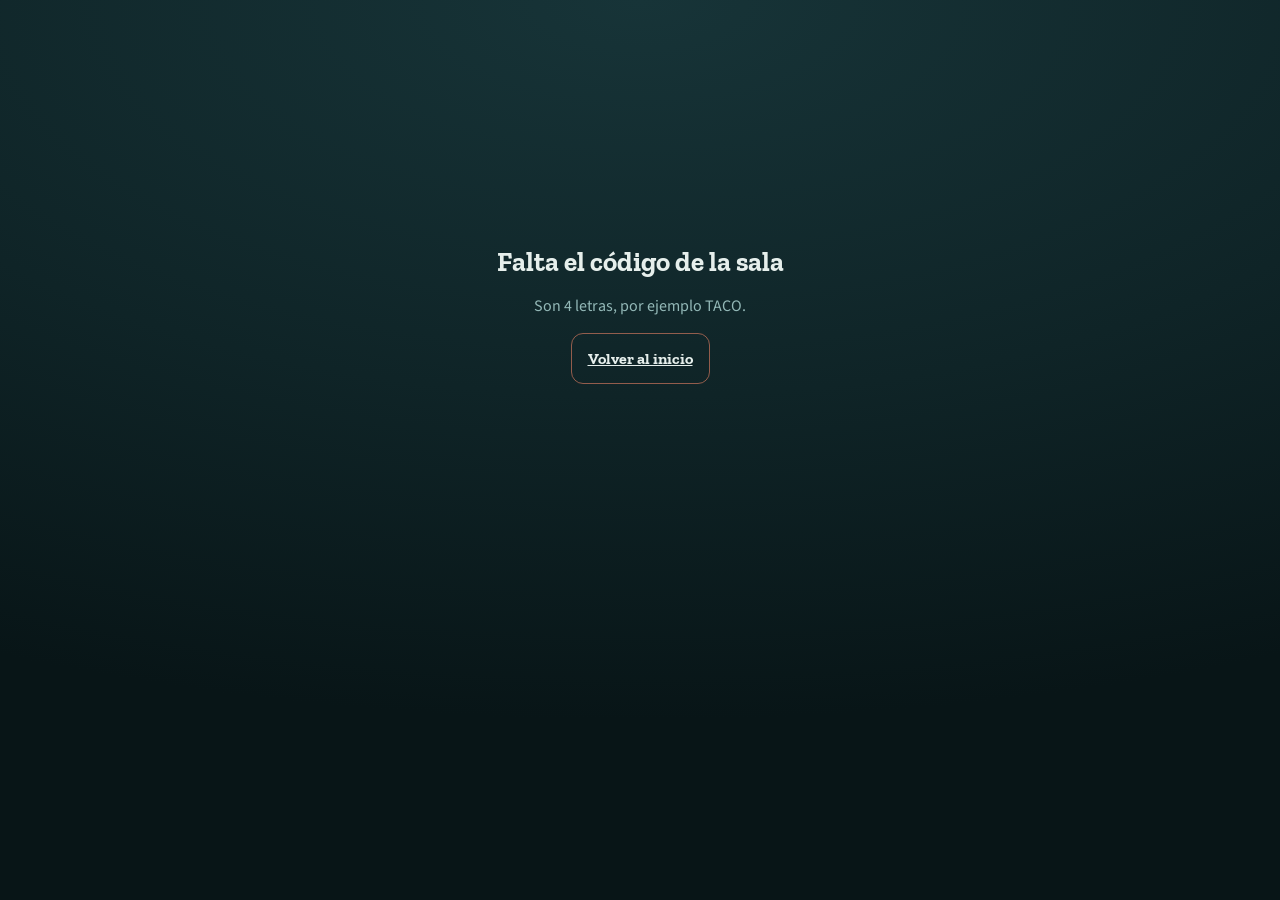
<file: sala/index.html>
<!doctype html>
<html lang="es">
<head>
  <meta charset="utf-8">
  <meta name="viewport" content="width=device-width,initial-scale=1,viewport-fit=cover">
  <title>Sala · La Sobremesa</title>
  <script src="../nucleo/tema.js"></script>
  <link rel="preconnect" href="https://fonts.googleapis.com">
  <link rel="preconnect" href="https://fonts.gstatic.com" crossorigin>
  <link rel="stylesheet" href="https://fonts.googleapis.com/css2?family=Source+Sans+3:wght@400;600;700&family=Zilla+Slab:wght@500;700&display=swap">
  <link rel="stylesheet" href="../nucleo/tema.css">
  <link rel="stylesheet" href="../nucleo/base.css">
  <script src="../nucleo/vendor/qrcode.js"></script>
  <style>
    /* ---------- Vista de jugador (celular, tablet, laptop) ---------- */
    .jugador { max-width: 560px; margin: 0 auto; padding: max(14px, env(safe-area-inset-top)) max(16px, env(safe-area-inset-right)) 32px max(16px, env(safe-area-inset-left)); display: flex; flex-direction: column; gap: 18px; }
    .barra { display: flex; justify-content: space-between; align-items: center; gap: 10px; }
    .barra .marca { font-size: 1.05rem; }
    .barra-der { display: flex; align-items: center; gap: 8px; }
    .codigo-mini { font-family: var(--fuente-titulo); font-weight: 700; color: var(--acento); letter-spacing: .12em; }
    .rol { border: 0; border-radius: 999px; padding: 5px 11px; font-size: .68rem; letter-spacing: .1em; text-transform: uppercase; font-weight: 700; background: var(--brillo-acento); color: var(--acento); }
    .rol.discreto { background: var(--superficie-2); color: var(--suave); }
    .menu.arriba { top: auto; bottom: calc(100% + 6px); }
    .menu { position: absolute; right: 0; top: calc(100% + 6px); z-index: 20; min-width: 220px; display: flex; flex-direction: column; gap: 4px; padding: 6px; border-radius: 12px; background: var(--fondo-2); border: 1px solid var(--linea); box-shadow: 0 12px 30px rgba(0,0,0,.4); }
    .menu button { text-align: left; border: 0; background: none; padding: 10px 12px; border-radius: 8px; font-weight: 600; }
    .menu button:hover { background: var(--superficie-2); }
    .menu .peligro { color: var(--peligro); }
    .envoltura-rol { position: relative; }
    h1.titulo { font-size: 1.7rem; }
    .sub { margin: 4px 0 0; color: var(--suave); }

    .invitar { padding: 16px; display: flex; flex-direction: column; align-items: center; gap: 10px; text-align: center; }
    .qr { width: 168px; height: 168px; background: var(--carta); border-radius: 12px; padding: 10px; }
    .qr canvas { width: 100%; height: 100%; display: block; image-rendering: pixelated; }
    .codigo-grande { font-family: var(--fuente-titulo); font-weight: 700; font-size: 2.6rem; letter-spacing: .2em; padding-left: .2em; line-height: 1; color: var(--acento); }
    .fila-botones { display: flex; gap: 8px; width: 100%; }
    .fila-botones .btn { flex: 1; }
    .invitar-corto { padding: 12px 14px; display: flex; align-items: center; gap: 12px; }
    .invitar-corto .codigo-mini { font-size: 1.3rem; }
    .invitar-corto .texto { color: var(--suave); font-size: .85rem; flex: 1; }

    .lista { display: flex; flex-direction: column; gap: 8px; }
    .persona { display: flex; align-items: center; gap: 10px; padding: 9px 12px; border-radius: 12px; background: var(--superficie); border: 1px solid var(--linea); }
    .persona.yo { border-color: var(--borde-acento); }
    .persona.fuera { opacity: .5; }
    .av { width: 32px; height: 32px; border-radius: 50%; display: grid; place-items: center; flex: none; font-family: var(--fuente-titulo); font-weight: 700; color: var(--tinta); }
    .persona .nom { flex: 1; min-width: 0; display: flex; flex-direction: column; line-height: 1.2; }
    .persona .nom b { overflow: hidden; text-overflow: ellipsis; white-space: nowrap; }
    .persona .nom small { color: var(--suave); font-size: .75rem; }
    .insignia { font-size: .62rem; letter-spacing: .1em; text-transform: uppercase; font-weight: 700; padding: 3px 8px; border-radius: 999px; background: var(--brillo-acento); color: var(--acento); flex: none; }
    .acc { display: flex; gap: 4px; flex: none; }
    .acc .btn { padding: 5px 8px; font-size: .72rem; }

    .juegos { display: flex; flex-direction: column; gap: 8px; }
    .juego { display: flex; align-items: center; gap: 12px; padding: 11px 12px; border-radius: 12px; background: var(--superficie); border: 1px solid var(--linea); text-align: left; width: 100%; color: var(--texto); }
    .juego:disabled { opacity: .55; cursor: default; }
    .juego:not(:disabled):hover { border-color: var(--borde-acento); }
    .juego .ir { color: var(--acento); font-family: var(--fuente-titulo); font-weight: 700; flex: none; }
    .juego .ic { width: 40px; height: 40px; border-radius: 9px; display: grid; place-items: center; background: var(--carta); color: var(--tinta); font-family: var(--fuente-titulo); font-weight: 700; flex: none; }
    .juego div { display: flex; flex-direction: column; line-height: 1.25; flex: 1; }
    .juego strong { font-family: var(--fuente-titulo); font-size: 1.05rem; }
    .juego span { font-size: .8rem; color: var(--suave); }
    .espera { padding: 16px; text-align: center; color: var(--suave); }
    .espera b { color: var(--texto); }

    .form { display: flex; flex-direction: column; gap: 12px; }
    .colores { display: grid; grid-template-columns: repeat(6, 1fr); gap: 10px; }
    .color { aspect-ratio: 1; border-radius: 50%; border: 0; position: relative; font-family: var(--fuente-titulo); font-weight: 700; color: var(--tinta); font-size: .85rem; }
    .color[aria-pressed="true"] { outline: 3px solid var(--texto); outline-offset: 3px; }
    .color:disabled { opacity: .35; cursor: default; }
    .enlace { background: none; border: 0; color: var(--suave); text-decoration: underline; padding: 6px; font-size: .88rem; }
    .error { color: var(--peligro); margin: 0; font-size: .9rem; }
    .aviso-local { font-size: .8rem; color: var(--suave); text-align: center; border: 1px dashed var(--linea); border-radius: 10px; padding: 8px; }
    .centro { min-height: 70vh; display: flex; flex-direction: column; align-items: center; justify-content: center; gap: 14px; text-align: center; padding: 24px; }

    /* ---------- Vista de pantalla (tele, laptop, Chromecast) ----------
       CSS conservador para navegadores de tele: flexbox, vw/vh, sin efectos pesados. */
    body.modo-pantalla { overflow: hidden; }
    .pantalla { position: fixed; inset: 0; display: flex; flex-direction: column; padding: 4vh 4vw; gap: 3vh; }
    .p-arriba { display: flex; justify-content: space-between; align-items: center; font-size: 2.2vh; }
    .p-arriba .marca { font-size: 3vh; }
    .p-cuerpo { flex: 1; display: flex; gap: 4vw; min-height: 0; }
    .p-unirse { flex: 0 0 38%; display: flex; flex-direction: column; align-items: center; justify-content: center; gap: 2vh; text-align: center; background: var(--fondo-3); border: 2px solid var(--borde-acento); border-radius: 2vh; box-shadow: 0 0 5vh var(--brillo-acento); padding: 3vh; }
    .p-unirse .qr { width: 30vh; height: 30vh; padding: 1.4vh; border-radius: 1.4vh; }
    .p-unirse .etq { font-size: 1.9vh; letter-spacing: .14em; text-transform: uppercase; color: var(--suave); font-weight: 700; }
    .p-unirse .cod { font-family: var(--fuente-titulo); font-weight: 700; font-size: 13vh; line-height: 1; letter-spacing: .18em; padding-left: .18em; color: var(--acento); }
    .p-unirse .url { font-size: 2vh; color: var(--suave); }
    .p-unirse .url b { color: var(--texto); }
    .p-mesa { flex: 1; display: flex; flex-direction: column; gap: 2vh; min-width: 0; }
    .p-mesa .etq { font-size: 1.9vh; letter-spacing: .14em; text-transform: uppercase; color: var(--suave); font-weight: 700; }
    .asientos { display: flex; flex-wrap: wrap; gap: 1.6vh; }
    .asiento { width: calc(33.33% - 1.1vh); display: flex; align-items: center; gap: 1.4vh; padding: 1.4vh 1.6vh; border-radius: 1.4vh; background: var(--superficie); font-size: 2.8vh; font-weight: 600; overflow: hidden; }
    .asiento .av { width: 5vh; height: 5vh; font-size: 2.4vh; }
    .asiento span { overflow: hidden; text-overflow: ellipsis; white-space: nowrap; }
    .asiento.libre { background: transparent; border: 2px dashed var(--linea); color: var(--suave); font-weight: 400; }
    .asiento.fuera { opacity: .45; }
    .p-estado { margin-top: auto; display: flex; align-items: center; gap: 2vh; padding: 2vh 2.4vh; border-radius: 1.6vh; background: var(--brillo-acento); border: 2px solid var(--borde-acento); }
    .p-estado .mini { width: 5vh; height: 7vh; border-radius: .8vh; background: var(--carta); transform: rotate(-6deg); flex: none; }
    .p-estado strong { display: block; font-family: var(--fuente-titulo); font-size: 3.2vh; }
    .p-estado span { font-size: 2vh; color: var(--suave); }
    .p-esquina { position: fixed; right: max(12px, env(safe-area-inset-right)); bottom: max(10px, env(safe-area-inset-bottom)); opacity: .35; }
    .p-esquina:hover, .p-esquina:focus-within { opacity: 1; }
    @media (max-aspect-ratio: 1/1) {
      .pantalla { position: static; min-height: 100vh; }
      body.modo-pantalla { overflow: auto; }
      .p-cuerpo { flex-direction: column; }
      .asiento { width: calc(50% - 1vh); }
    }
  </style>
</head>
<body>
  <div id="app"><div class="centro"><p class="sub">Abriendo la sala…</p></div></div>
  <div class="aviso" id="aviso" role="status"></div>
  <script type="module" src="sala.js"></script>
</body>
</html>
</file>
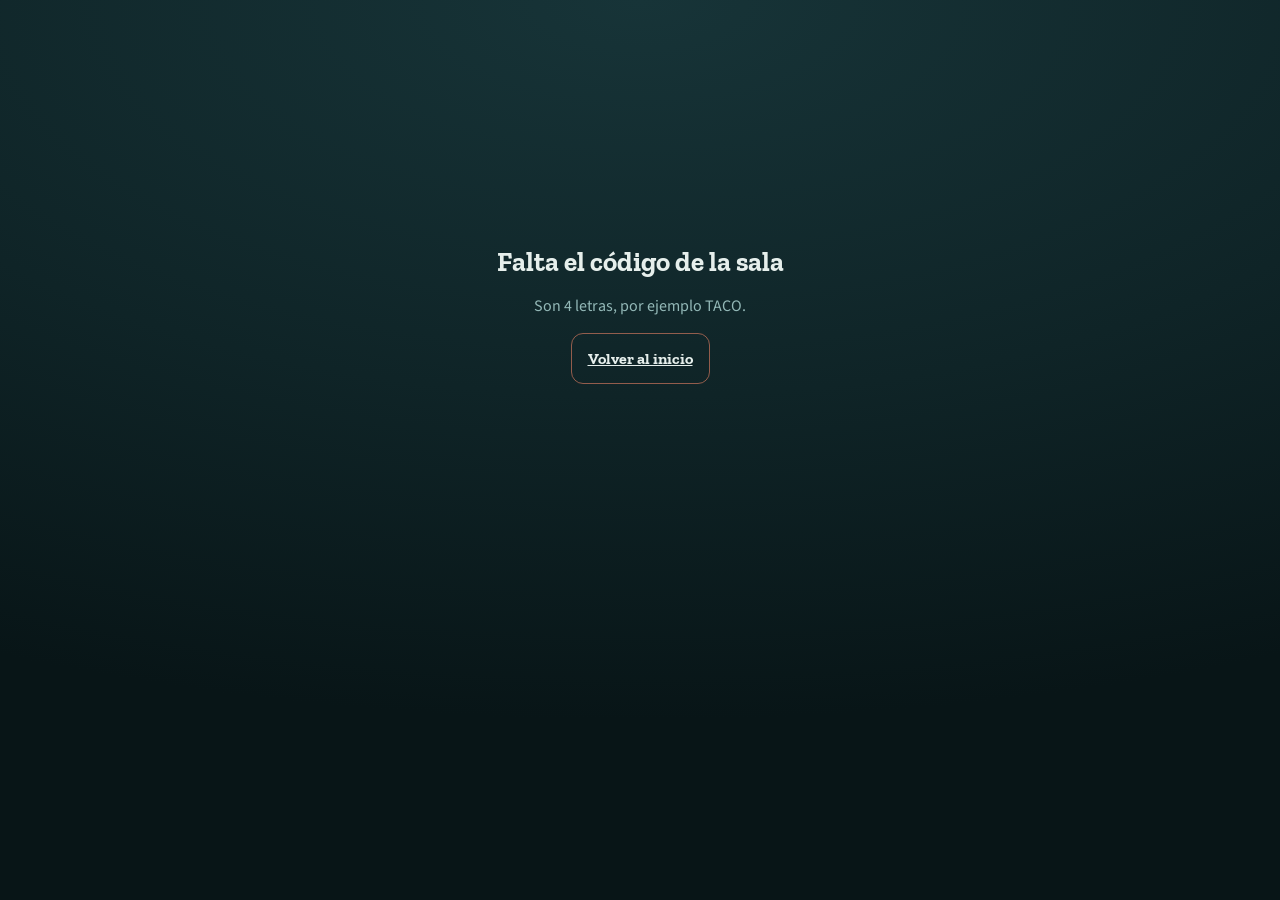
<file: juegos/basta/index.html>
<!doctype html>
<html lang="es">
<head>
  <meta charset="utf-8">
  <meta name="viewport" content="width=device-width,initial-scale=1,viewport-fit=cover">
  <title>Basta · La Sobremesa</title>
  <script src="../../nucleo/tema.js"></script>
  <link rel="preconnect" href="https://fonts.googleapis.com">
  <link rel="preconnect" href="https://fonts.gstatic.com" crossorigin>
  <link rel="stylesheet" href="https://fonts.googleapis.com/css2?family=Source+Sans+3:wght@400;600;700&family=Zilla+Slab:wght@500;700&display=swap">
  <link rel="stylesheet" href="../../nucleo/tema.css">
  <link rel="stylesheet" href="../../nucleo/base.css">
  <script src="../../nucleo/vendor/qrcode.js"></script>
  <style>
    /* ---------- Celular, tablet o laptop de cada jugador ---------- */
    .jugador { max-width: 620px; margin: 0 auto; padding: max(14px, env(safe-area-inset-top)) max(16px, env(safe-area-inset-right)) 40px max(16px, env(safe-area-inset-left)); display: flex; flex-direction: column; gap: 14px; }
    .barra { display: flex; justify-content: space-between; align-items: center; gap: 10px; }
    .barra .marca { font-size: 1.05rem; }
    .barra-der { display: flex; align-items: center; gap: 8px; }
    .codigo-mini { font-family: var(--fuente-titulo); font-weight: 700; color: var(--acento); letter-spacing: .12em; }
    .rol { border: 0; border-radius: 999px; padding: 5px 11px; font-size: .68rem; letter-spacing: .1em; text-transform: uppercase; font-weight: 700; background: var(--brillo-acento); color: var(--acento); }
    .envoltura-menu { position: relative; }
    .menu { position: absolute; right: 0; top: calc(100% + 6px); z-index: 20; min-width: 220px; display: flex; flex-direction: column; gap: 4px; padding: 6px; border-radius: 12px; background: var(--fondo-2); border: 1px solid var(--linea); box-shadow: 0 12px 30px rgba(0,0,0,.4); }
    .menu button { text-align: left; border: 0; background: none; padding: 10px 12px; border-radius: 8px; font-weight: 600; }
    .menu button:hover { background: var(--superficie-2); }
    h1.titulo { font-size: 1.6rem; }
    h2.titulo { font-size: 1.9rem; }
    .sub { margin: 0; color: var(--suave); }
    .centrado { text-align: center; }
    .centro { min-height: 60vh; display: flex; flex-direction: column; align-items: center; justify-content: center; gap: 14px; text-align: center; padding: 24px; }
    .espera { padding: 16px; display: flex; flex-direction: column; gap: 10px; align-items: center; text-align: center; }
    .espera p { margin: 0; color: var(--suave); }
    .aviso-local { margin: 0; font-size: .85rem; color: var(--suave); border: 1px dashed var(--linea); border-radius: 10px; padding: 10px; text-align: center; }
    .enlace { background: none; border: 0; color: var(--suave); text-decoration: underline; padding: 6px; font-size: .88rem; text-align: center; }
    .av { width: 30px; height: 30px; border-radius: 50%; display: grid; place-items: center; flex: none; font-family: var(--fuente-titulo); font-weight: 700; color: var(--tinta); }
    .insignia { font-size: .62rem; letter-spacing: .1em; text-transform: uppercase; font-weight: 700; padding: 3px 8px; border-radius: 999px; background: var(--brillo-acento); color: var(--acento); flex: none; }
    .insignia.listo { background: var(--superficie-2); color: var(--listo); }
    .chips { display: flex; flex-wrap: wrap; gap: 6px; justify-content: center; }
    .chip { font-size: .8rem; padding: 4px 10px; border-radius: 999px; background: var(--superficie-2); color: var(--suave); }
    .chip.listo { background: var(--brillo-acento); color: var(--texto); }
    .pie-fijo { position: sticky; bottom: max(10px, env(safe-area-inset-bottom)); z-index: 5; }
    .pie-fijo .btn { width: 100%; box-shadow: 0 8px 22px rgba(0,0,0,.45); }

    /* Letra: carta de papel con la letra en grande */
    .letra-fila { display: flex; align-items: center; gap: 14px; }
    .letra-carta { flex: none; width: 84px; height: 100px; display: grid; place-items: center; font-family: var(--fuente-titulo); font-weight: 700; font-size: 4rem; line-height: 1; transform: rotate(-3deg); border: 2px solid var(--borde-acento); }
    .letra-carta.girando { color: var(--suave); }
    .letra-info { display: flex; flex-direction: column; gap: 4px; min-width: 0; }
    .letra-info .reloj { font-family: var(--fuente-titulo); font-weight: 700; font-size: 1.3rem; color: var(--acento); }

    /* Hoja de respuestas */
    .hoja { display: flex; flex-direction: column; gap: 8px; }
    .renglon { display: flex; flex-direction: column; gap: 3px; }
    .renglon .etiqueta { display: flex; justify-content: space-between; gap: 8px; }
    .renglon .ojo { color: var(--peligro); text-transform: none; letter-spacing: 0; font-weight: 600; }
    .renglon .campo { font-size: 1.05rem; padding: 11px 12px; }
    .renglon.lleno .campo { border-color: var(--borde-acento); }
    .renglon.mal .campo { border-color: var(--peligro); }
    .campo:disabled { opacity: .6; }
    .btn.basta { font-size: 1.6rem; letter-spacing: .04em; padding: 14px 16px; }
    .cartel { padding: 14px 16px; border-radius: 14px; text-align: center; background: var(--brillo-acento); border: 2px solid var(--acento); }
    .cartel b { display: block; font-family: var(--fuente-titulo); font-size: 1.8rem; color: var(--acento); line-height: 1.1; }
    .cartel span { color: var(--texto); }
    .cartel.tranquilo { background: var(--superficie); border: 1px solid var(--linea); }
    .cartel.tranquilo b { font-size: 1.1rem; color: var(--texto); }

    /* Revisión de respuestas */
    .cabeza { display: flex; flex-direction: column; gap: 2px; }
    .respuestas { display: flex; flex-direction: column; gap: 8px; }
    .resp { display: flex; align-items: center; gap: 10px; padding: 9px 10px 9px 12px; border-radius: 12px; background: var(--superficie); border: 1px solid var(--linea); }
    .resp.yo { border-color: var(--borde-acento); }
    .resp .txt { flex: 1; min-width: 0; display: flex; flex-direction: column; line-height: 1.2; }
    .resp .txt small { color: var(--suave); font-size: .75rem; }
    .resp .txt b { font-size: 1.1rem; overflow-wrap: anywhere; }
    .resp.cero .txt b { text-decoration: line-through; text-decoration-color: var(--peligro); color: var(--suave); }
    .resp.vacia .txt b { text-decoration: none; font-weight: 400; font-style: italic; }
    .resp .pts { display: flex; flex-direction: column; align-items: flex-end; flex: none; line-height: 1.1; }
    .resp .pts b { font-family: var(--fuente-titulo); font-size: 1.25rem; color: var(--listo); }
    .resp .pts small { font-size: .7rem; color: var(--suave); }
    .resp.repetida .pts b { color: var(--destacado); }
    .resp.cero .pts b { color: var(--peligro); }
    .voto { flex: none; padding: 6px 9px; font-size: .75rem; }
    .voto[aria-pressed="true"] { border-color: var(--peligro); color: var(--peligro); background: var(--superficie); }

    /* Resultados */
    .celebra { text-align: center; padding: 6px 0 2px; }
    .celebra h2 { font-size: 2rem; color: var(--destacado); }
    .celebra.mia h2 { color: var(--acento); }
    .mis { padding: 6px 12px; }
    .mi-fila { display: flex; gap: 10px; align-items: baseline; padding: 6px 0; border-bottom: 1px solid var(--linea); }
    .mi-fila:last-child { border-bottom: 0; }
    .mi-fila small { color: var(--suave); width: 38%; flex: none; overflow: hidden; text-overflow: ellipsis; white-space: nowrap; }
    .mi-fila span { flex: 1; min-width: 0; overflow-wrap: anywhere; }
    .mi-fila b { font-family: var(--fuente-titulo); color: var(--listo); }
    .mi-fila b.cero { color: var(--peligro); }
    .mi-fila b.rep { color: var(--destacado); }
    .lista-puntos { display: flex; flex-direction: column; gap: 6px; }
    .fila-puntos { display: flex; align-items: center; gap: 10px; padding: 8px 10px; border-radius: 10px; background: var(--superficie); border: 1px solid var(--linea); }
    .fila-puntos.yo { border-color: var(--borde-acento); }
    .fila-puntos.fuera { opacity: .5; }
    .fila-puntos b { flex: 1; min-width: 0; overflow: hidden; text-overflow: ellipsis; white-space: nowrap; }
    .fila-puntos .mas { color: var(--listo); font-weight: 700; font-size: .9rem; }
    .fila-puntos .pts { font-family: var(--fuente-titulo); font-weight: 700; font-size: 1.2rem; color: var(--acento); min-width: 2.6em; text-align: right; }
    .puntos { padding: 0; }
    .puntos summary, .reglas summary { padding: 12px 14px; cursor: pointer; font-weight: 700; color: var(--suave); }
    .puntos .lista-puntos { padding: 0 10px 10px; }
    .reglas ol { margin: 0; padding: 0 18px 14px 34px; color: var(--suave); display: grid; gap: 6px; }

    /* Preparar la partida */
    .prep { padding: 16px; display: flex; flex-direction: column; gap: 12px; }
    .cats { display: flex; flex-wrap: wrap; gap: 6px; }
    .cat { display: inline-flex; align-items: center; gap: 6px; padding: 6px 6px 6px 12px; border-radius: 999px; background: var(--carta); color: var(--tinta); font-weight: 600; font-size: .92rem; }
    .cat button { border: 0; background: var(--tinta); color: var(--carta); width: 22px; height: 22px; border-radius: 50%; display: grid; place-items: center; font-size: .8rem; line-height: 1; padding: 0; }
    .sugerencias { display: flex; flex-wrap: wrap; gap: 6px; }
    .sugerencias button { padding: 5px 10px; border-radius: 999px; border: 1px dashed var(--linea); background: none; color: var(--suave); font-size: .85rem; }
    .sugerencias button:hover { border-color: var(--borde-acento); color: var(--texto); }
    .agregar { display: flex; gap: 8px; }
    .agregar .campo { flex: 1; }
    .contador { display: flex; align-items: center; gap: 14px; }
    .contador b { font-family: var(--fuente-titulo); font-size: 1.6rem; min-width: 1.4em; text-align: center; }
    .contador .btn { width: 44px; height: 40px; font-size: 1.2rem; }
    .segmentos { display: flex; flex-wrap: wrap; gap: 6px; }
    .segmentos .btn[aria-pressed="true"] { border-color: var(--acento); color: var(--acento); }
    .interruptor { display: flex; gap: 12px; align-items: flex-start; padding: 10px 12px; border-radius: 12px; background: var(--superficie); border: 1px solid var(--linea); cursor: pointer; }
    .interruptor input { width: 20px; height: 20px; margin-top: 2px; accent-color: var(--acento); flex: none; }
    .interruptor span { display: flex; flex-direction: column; }
    .interruptor small { color: var(--suave); font-size: .8rem; }

    /* ---------- Pantalla (tele, Chromecast o laptop) ----------
       CSS conservador para navegadores de tele: flexbox y vh/vw. */
    body.modo-pantalla { overflow: hidden; }
    .pantalla { position: fixed; top: 0; right: 0; bottom: 0; left: 0; display: flex; flex-direction: column; padding: 4vh 4vw; }
    .p-arriba { display: flex; justify-content: space-between; align-items: center; font-size: 2.4vh; color: var(--suave); margin-bottom: 3vh; }
    .p-arriba .marca { font-size: 2.8vh; }
    .p-cuerpo { flex: 1; display: flex; min-height: 0; }
    .p-centro { flex: 1; display: flex; flex-direction: column; justify-content: center; min-width: 0; margin-right: 4vw; }
    .p-lado { width: 26vw; display: flex; flex-direction: column; }
    .p-lado .etiqueta { font-size: 1.8vh; margin-bottom: 1.4vh; }
    .p-lado .fila-puntos { padding: 1.2vh 1.4vh; margin-bottom: 1vh; font-size: 2.6vh; border-radius: 1.2vh; gap: 1.2vh; }
    .p-lado .fila-puntos .pts { font-size: 3.2vh; }
    .p-lado .fila-puntos .mas { font-size: 2.2vh; }
    .p-lado .av { width: 4.4vh; height: 4.4vh; font-size: 2.2vh; }
    .p-lado .insignia { font-size: 1.5vh; padding: .4vh 1vh; }
    .p-lado .lista-puntos { gap: 0; }
    .p-titulo h1 { font-size: 9vh; }
    .p-titulo p { font-size: 3vh; color: var(--suave); margin: 2vh 0 0; }
    .p-titulo .etiqueta { font-size: 2vh; }
    .p-pie { margin-top: 3vh; font-size: 2.8vh; color: var(--suave); }
    .p-letra { display: flex; align-items: center; }
    .p-letra .letra-carta { width: 30vh; height: 36vh; font-size: 24vh; border-width: .5vh; border-radius: 2vh; margin-right: 5vh; }
    .p-letra .letra-info { gap: 1.4vh; }
    .p-letra .letra-info .etiqueta { font-size: 2.2vh; }
    .p-letra .letra-info h1 { font-size: 7vh; }
    .p-letra .letra-info .reloj { font-size: 6vh; }
    .p-cats { display: flex; flex-wrap: wrap; margin-top: 4vh; }
    .p-cats span { font-size: 2.8vh; padding: 1vh 2vh; margin: 0 1.2vh 1.2vh 0; border-radius: 999px; background: var(--superficie-2); }
    .p-cartel { margin-top: 3vh; padding: 2.4vh 3vh; border-radius: 2vh; background: var(--brillo-acento); border: .4vh solid var(--acento); }
    .p-cartel b { display: block; font-family: var(--fuente-titulo); font-size: 8vh; color: var(--acento); line-height: 1; }
    .p-cartel span { font-size: 3vh; }
    .p-cabeza .etiqueta { font-size: 2.2vh; }
    .p-cabeza h1 { font-size: 8vh; margin: 1vh 0 3vh; }
    .p-resps { display: flex; flex-wrap: wrap; align-content: flex-start; }
    .p-resp { width: calc(33.33% - 1.6vh); margin: 0 1.6vh 1.6vh 0; padding: 1.6vh 2vh; border-radius: 1.6vh; background: var(--carta); color: var(--tinta); display: flex; flex-direction: column; box-shadow: .3vh .4vh 0 rgba(0,0,0,.45); border-top: 1vh solid var(--tinta); }
    .p-resp small { font-size: 2vh; font-weight: 700; opacity: .7; }
    .p-resp b { font-family: var(--fuente-titulo); font-size: 4vh; line-height: 1.1; margin: .6vh 0; overflow-wrap: anywhere; }
    .p-resp i { font-style: normal; font-size: 2.2vh; font-weight: 700; }
    .p-resp.cero { opacity: .55; }
    .p-resp.cero b { text-decoration: line-through; }
    .p-resp.vacia b { font-style: italic; font-weight: 500; text-decoration: none; }
    .p-tabla { width: 100%; border-collapse: collapse; font-size: 2.6vh; }
    .p-tabla th { font-size: 1.8vh; letter-spacing: .08em; text-transform: uppercase; color: var(--suave); font-weight: 700; padding: 1vh; text-align: center; }
    .p-tabla th:first-child, .p-tabla td:first-child { text-align: left; }
    .p-tabla td { padding: 1.2vh 1vh; text-align: center; border-top: 1px solid var(--linea); }
    .p-tabla td.cero { color: var(--peligro); opacity: .7; }
    .p-tabla td.rep { color: var(--destacado); }
    .p-tabla td.cien { color: var(--listo); }
    .p-tabla td.total { font-family: var(--fuente-titulo); font-weight: 700; color: var(--acento); font-size: 3.2vh; }
    .p-tabla .nom { display: flex; align-items: center; }
    .p-tabla .nom .av { width: 4vh; height: 4vh; font-size: 2vh; margin-right: 1.2vh; }
    .p-esquina { position: fixed; right: 2vw; bottom: 2.4vh; display: flex; align-items: center; padding: 1.2vh 1.6vh; border-radius: 1.4vh; background: var(--fondo-3); border: 1px solid var(--linea); opacity: .92; }
    .p-esquina canvas { width: 11vh; height: 11vh; border-radius: .8vh; image-rendering: pixelated; display: block; margin-right: 1.4vh; }
    .p-esquina div { display: flex; flex-direction: column; font-size: 1.7vh; color: var(--suave); line-height: 1.1; }
    .p-esquina b { font-family: var(--fuente-titulo); font-size: 4.4vh; letter-spacing: .14em; color: var(--acento); }
    @media (max-aspect-ratio: 1/1) {
      .pantalla { position: static; min-height: 100vh; }
      body.modo-pantalla { overflow: auto; }
      .p-cuerpo { flex-direction: column; }
      .p-centro { margin: 0 0 4vh; }
      .p-lado { width: auto; }
      .p-resp { width: calc(50% - 1.6vh); }
      .p-esquina { position: static; align-self: flex-end; margin-top: 3vh; }
    }
  </style>
</head>
<body>
  <div id="app"><div class="centro"><p class="sub">Abriendo el juego…</p></div></div>
  <div class="aviso" id="aviso" role="status"></div>
  <script type="module" src="juego.js"></script>
</body>
</html>
</file>
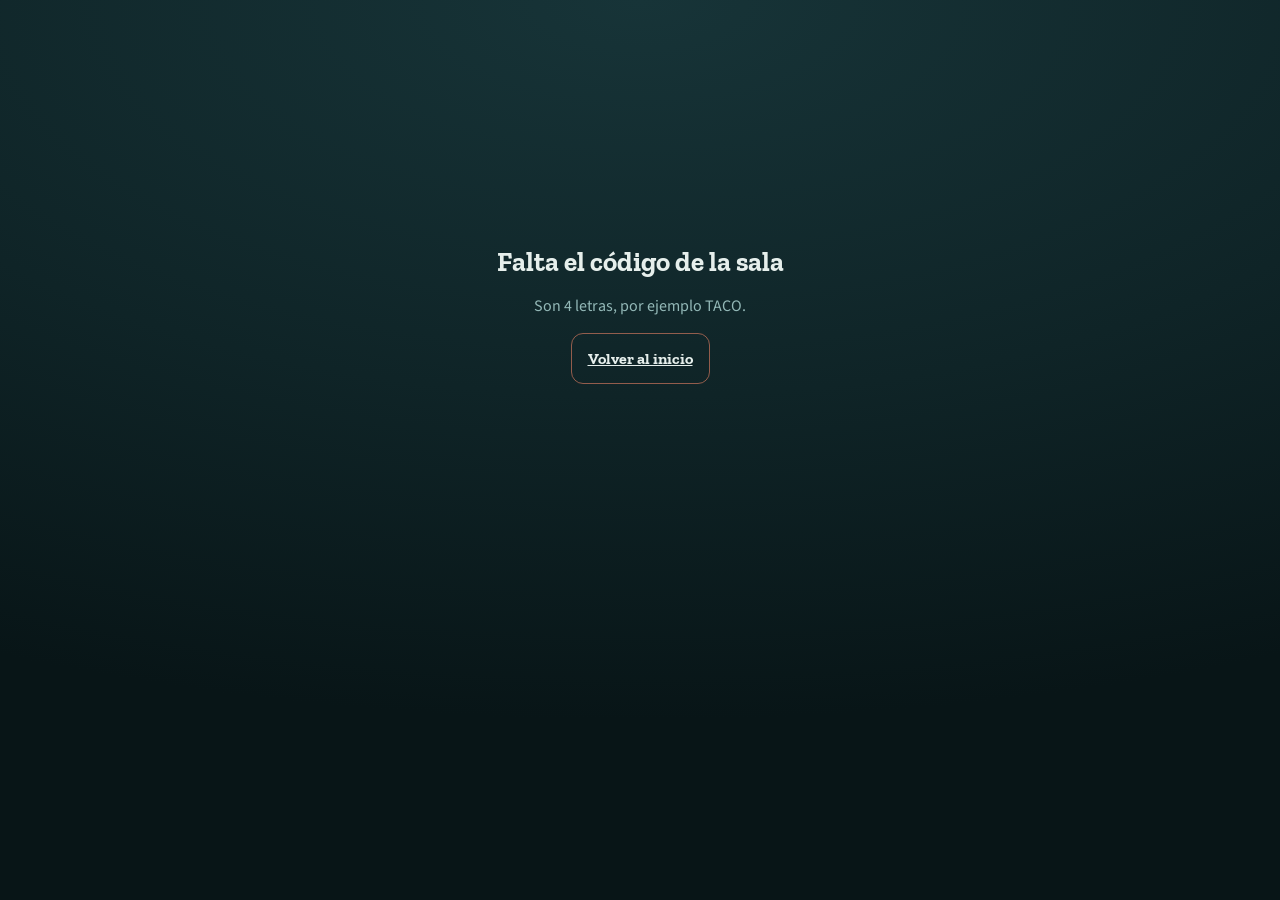
<file: juegos/dudo/index.html>
<!doctype html>
<html lang="es">
<head>
  <meta charset="utf-8">
  <meta name="viewport" content="width=device-width,initial-scale=1,viewport-fit=cover">
  <title>Dudo · La Sobremesa</title>
  <script src="../../nucleo/tema.js"></script>
  <link rel="preconnect" href="https://fonts.googleapis.com">
  <link rel="preconnect" href="https://fonts.gstatic.com" crossorigin>
  <link rel="stylesheet" href="https://fonts.googleapis.com/css2?family=Source+Sans+3:wght@400;600;700&family=Zilla+Slab:wght@500;700&display=swap">
  <link rel="stylesheet" href="../../nucleo/tema.css">
  <link rel="stylesheet" href="../../nucleo/base.css">
  <script src="../../nucleo/vendor/qrcode.js"></script>
  <style>
    /* ---------- Celular, tablet o laptop de cada jugador ---------- */
    .jugador { max-width: 620px; min-height: 100vh; min-height: 100dvh; margin: 0 auto; padding: max(14px, env(safe-area-inset-top)) max(16px, env(safe-area-inset-right)) max(16px, env(safe-area-inset-bottom)) max(16px, env(safe-area-inset-left)); display: flex; flex-direction: column; gap: 14px; }
    .barra { display: flex; justify-content: space-between; align-items: center; gap: 10px; }
    .barra .marca { font-size: 1.05rem; }
    .barra-der { display: flex; align-items: center; gap: 8px; }
    .codigo-mini { font-family: var(--fuente-titulo); font-weight: 700; color: var(--acento); letter-spacing: .12em; }
    .rol { border: 0; border-radius: 999px; padding: 5px 11px; font-size: .68rem; letter-spacing: .1em; text-transform: uppercase; font-weight: 700; background: var(--brillo-acento); color: var(--acento); }
    .envoltura-menu { position: relative; }
    .menu { position: absolute; right: 0; top: calc(100% + 6px); z-index: 20; min-width: 230px; display: flex; flex-direction: column; gap: 4px; padding: 6px; border-radius: 12px; background: var(--fondo-2); border: 1px solid var(--linea); box-shadow: 0 12px 30px rgba(0,0,0,.4); }
    .menu button { text-align: left; border: 0; background: none; padding: 10px 12px; border-radius: 8px; font-weight: 600; }
    .menu button:hover { background: var(--superficie-2); }
    h1.titulo { font-size: 1.6rem; }
    h2.titulo { font-size: 1.8rem; }
    .sub { margin: 0; color: var(--suave); }
    .nota { margin: 0; font-size: .82rem; color: var(--suave); text-align: center; }
    .centrado { text-align: center; }
    .centro { min-height: 60vh; display: flex; flex-direction: column; align-items: center; justify-content: center; gap: 14px; text-align: center; padding: 24px; }
    .espera { padding: 16px; display: flex; flex-direction: column; gap: 10px; align-items: center; text-align: center; }
    .espera p { margin: 0; color: var(--suave); }
    .enlace { background: none; border: 0; color: var(--suave); text-decoration: underline; padding: 6px; font-size: .88rem; text-align: center; }
    .cabeza { display: flex; flex-direction: column; gap: 2px; }
    .cabeza-fila { display: flex; justify-content: space-between; align-items: flex-end; gap: 10px; }
    .pildora { flex: none; font-size: .8rem; padding: 4px 10px; border-radius: 999px; background: var(--brillo-acento); color: var(--texto); }
    .av { width: 30px; height: 30px; border-radius: 50%; display: grid; place-items: center; flex: none; font-family: var(--fuente-titulo); font-weight: 700; color: var(--tinta); }
    .pie { margin-top: auto; display: flex; flex-direction: column; gap: 8px; position: sticky; bottom: max(10px, env(safe-area-inset-bottom)); z-index: 5; }
    .pie.suelto { position: static; margin-top: 4px; }
    .pie .btn.pri { box-shadow: 0 8px 22px rgba(0,0,0,.45); }
    .reglas { padding: 0; }
    .reglas summary { padding: 12px 14px; cursor: pointer; font-weight: 700; color: var(--suave); }
    .reglas ol, .reglas ul { margin: 0; padding: 0 18px 14px 34px; color: var(--suave); display: grid; gap: 6px; }
    .reglas p { margin: 0; padding: 0 14px 8px; font-weight: 700; color: var(--suave); }


    /* Los dados propios: tapados se ven igual en todos los celulares; solo se destapan con el dedo encima */
    .carta-secreta { flex: 1; min-height: 340px; display: flex; flex-direction: column; align-items: center; justify-content: center; padding: 22px 18px; border-radius: 22px; background: var(--carta); color: var(--tinta); border: 4px solid var(--borde-acento); box-shadow: 4px 6px 0 rgba(0,0,0,.45); text-align: center; cursor: pointer; user-select: none; -webkit-user-select: none; -webkit-touch-callout: none; touch-action: none; -webkit-tap-highlight-color: transparent; }
    .carta-secreta:focus-visible { outline: 3px solid var(--acento); outline-offset: 3px; }
    .carta-secreta .tapa, .carta-secreta .cara { display: flex; flex-direction: column; align-items: center; gap: 14px; pointer-events: none; }
    .carta-secreta .cara { display: none; }
    body.viendo-carta .carta-secreta .tapa { display: none; }
    body.viendo-carta .carta-secreta .cara { display: flex; }
    .tapa b { font-family: var(--fuente-titulo); font-size: 1.3rem; }
    .tapa small { color: var(--tinta-suave); font-size: .95rem; }
    .cara .lbl { font-size: .8rem; letter-spacing: .12em; text-transform: uppercase; font-weight: 700; color: var(--tinta-suave); }
    .vistazo { display: none; position: fixed; top: 0; right: 0; bottom: 0; left: 0; z-index: 50; padding: max(24px, env(safe-area-inset-top)) 16px max(24px, env(safe-area-inset-bottom)); background: var(--fondo-3); flex-direction: column; }
    body.viendo-carta .vistazo { display: flex; }
    .ver-palabra { user-select: none; -webkit-user-select: none; -webkit-touch-callout: none; touch-action: none; }

    /* Listas de jugadores: orden de la mesa y dados que le quedan a cada quien */
    .orden { display: flex; flex-direction: column; gap: 6px; }
    .turno { display: flex; align-items: center; gap: 10px; padding: 8px 10px; border-radius: 12px; background: var(--superficie); border: 1px solid var(--linea); }
    .turno .num { width: 1.4em; text-align: center; font-family: var(--fuente-titulo); font-weight: 700; color: var(--suave); }
    .turno b { flex: 1; min-width: 0; overflow: hidden; text-overflow: ellipsis; white-space: nowrap; }
    .turno small { font-weight: 700; color: var(--suave); }
    .turno.hecha small { color: var(--listo); }
    .turno.ahora { background: var(--brillo-acento); border-color: var(--acento); }
    .turno.ahora small { color: var(--acento); }

    .resumen { padding: 16px 18px; display: flex; flex-direction: column; gap: 4px; }
    .resumen h2 { font-size: 1.8rem; }
    .resumen .mas { color: var(--listo); }
    .lista-puntos { display: flex; flex-direction: column; gap: 6px; }
    .fila-puntos { display: flex; align-items: center; gap: 10px; padding: 7px 10px; border-radius: 10px; background: var(--superficie); border: 1px solid var(--linea); }
    .fila-puntos.yo { border-color: var(--borde-acento); }
    .fila-puntos.fuera { opacity: .5; }
    .fila-puntos .nom { flex: 1; min-width: 0; display: flex; flex-direction: column; line-height: 1.15; }
    .fila-puntos .nom b { overflow: hidden; text-overflow: ellipsis; white-space: nowrap; }
    .fila-puntos .nom small { color: var(--suave); font-size: .75rem; }
    .fila-puntos .ronda { font-family: var(--fuente-titulo); font-weight: 700; color: var(--suave); min-width: 2em; text-align: right; }
    .fila-puntos .ronda.suma { color: var(--listo); }
    .fila-puntos .pts { font-family: var(--fuente-titulo); font-weight: 700; font-size: 1.2rem; color: var(--acento); min-width: 2em; text-align: right; }

    /* Preparar la partida */
    .prep { padding: 16px; display: flex; flex-direction: column; gap: 10px; }
    .segmentos { display: flex; gap: 6px; }
    .segmentos .btn { flex: 1; padding: 8px 10px; }
    .segmentos .btn[aria-pressed="true"] { border-color: var(--acento); color: var(--acento); background: var(--brillo-acento); }
    .modo { display: flex; gap: 10px; align-items: flex-start; padding: 10px 12px; border-radius: 12px; background: var(--superficie); border: 1px solid var(--linea); cursor: pointer; }
    .modo input { width: 18px; height: 18px; margin-top: 2px; accent-color: var(--acento); flex: none; }
    .modo span { display: flex; flex-direction: column; }
    .modo small { color: var(--suave); font-size: .8rem; }
    .modo.on { background: var(--brillo-acento); border-color: var(--acento); }
    .modo.no { opacity: .55; cursor: not-allowed; }

    /* ---------- Dados (dibujados con SVG; colores del tema) ---------- */
    .dado { width: 1em; height: 1em; flex: none; filter: drop-shadow(1px 2px 0 rgba(0,0,0,.4)); }
    .dado rect { fill: var(--carta); stroke: rgba(0,0,0,.18); stroke-width: 3; }
    .dado circle { fill: var(--tinta); }
    .dado.marca rect { stroke: var(--acento); stroke-width: 8; }
    .dado.apagado { opacity: .35; }
    .vasitos { display: inline-flex; gap: 3px; flex: none; }
    .vasitos i { width: 11px; height: 11px; border-radius: 3px; background: var(--carta); opacity: .9; }
    .vasitos i.vacio { background: none; border: 1.5px dashed var(--linea); opacity: 1; }
    .apuesta { display: inline-flex; align-items: center; gap: .25em; font-family: var(--fuente-titulo); font-weight: 700; font-size: 1.3rem; line-height: 1; vertical-align: middle; }
    .apuesta .por { color: var(--suave); font-size: .7em; }
    .apuesta .dado { font-size: 1.1em; }
    .apuesta.grande { font-size: 3.6rem; color: var(--acento); }
    .apuesta.grande .dado { font-size: .95em; }

    .turno.cayo { opacity: .45; }
    .turno .mover { border: 1px solid var(--linea); background: var(--superficie-2); color: var(--texto); border-radius: 8px; width: 40px; height: 36px; font-weight: 700; }
    .turno .mover:disabled { opacity: .3; }
    .tapa .vaso { width: 150px; height: 120px; border-radius: 24px 24px 50px 50px; display: grid; place-items: center; background: var(--madera-1); border: 5px solid var(--acento-en-carta); color: var(--acento); font-family: var(--fuente-titulo); font-weight: 700; font-size: 4.4rem; line-height: 1; }
    .cara .lbl { font-size: .8rem; letter-spacing: .12em; text-transform: uppercase; font-weight: 700; color: var(--tinta-suave); }
    .cara .desc { max-width: 300px; font-size: .95rem; line-height: 1.35; color: var(--tinta-suave); }
    .mis-dados { display: flex; flex-wrap: wrap; justify-content: center; gap: 14px; max-width: 320px; font-size: 76px; }
    .carta-secreta { min-height: 300px; }

    .cifras { position: sticky; top: max(8px, env(safe-area-inset-top)); z-index: 6; display: grid; grid-template-columns: 2fr 1fr 1fr; gap: 6px; }
    .cifra { display: flex; flex-direction: column; align-items: center; justify-content: center; padding: 8px 6px; border-radius: 14px; background: var(--fondo-2); border: 1px solid var(--linea); text-align: center; box-shadow: 0 6px 18px rgba(0,0,0,.35); }
    .cifra b { font-family: var(--fuente-titulo); font-weight: 700; font-size: 2rem; line-height: 1; font-variant-numeric: tabular-nums; }
    .cifra span { font-size: .72rem; letter-spacing: .08em; text-transform: uppercase; font-weight: 700; color: var(--suave); margin-top: 3px; }
    .cifra.mesa { border: 2px solid var(--acento); }
    .cifra.mesa b { font-size: 3rem; color: var(--acento); }
    .comparar { display: grid; grid-template-columns: 1fr auto 1fr; align-items: center; gap: 8px; margin: 10px 0 4px; }
    .comparar .lado { display: flex; flex-direction: column; align-items: center; gap: 4px; padding: 12px 6px; border-radius: 14px; background: var(--superficie-2); text-align: center; }
    .comparar .lado > span { font-size: .75rem; letter-spacing: .1em; text-transform: uppercase; font-weight: 700; color: var(--suave); }
    .comparar .apuesta.grande { font-size: 2.8rem; color: var(--texto); }
    .comparar .hay { border: 2px solid var(--acento); }
    .comparar .hay b { font-family: var(--fuente-titulo); font-weight: 700; font-size: 3.4rem; line-height: 1; color: var(--acento); }
    .comparar .hay small { color: var(--suave); font-size: .78rem; }
    .comparar .signo { font-family: var(--fuente-titulo); font-size: 2.4rem; color: var(--suave); }
    .resumen .veredicto { font-size: 2rem; margin-top: 4px; }
    .resumen .veredicto.bien { color: var(--listo); }
    .mano.suma { justify-content: flex-end; background: none; border-top: 1px solid var(--linea); border-radius: 0; padding-top: 8px; }
    .mano.suma > b { width: auto; color: var(--suave); font-weight: 700; }
    .mano.suma .cuenta { font-size: 2rem; }
    .pantalla .mano.suma .cuenta { font-size: 6vh; }
    .banda { padding: 10px 14px; border-radius: 12px; background: var(--brillo-acento); border: 1px solid var(--acento); font-weight: 600; }
    .en-juego { padding: 14px 16px; display: flex; flex-direction: column; gap: 6px; }
    .te-toca { padding: 14px; display: flex; flex-direction: column; align-items: center; gap: 6px; text-align: center; background: var(--brillo-acento); border: 2px solid var(--acento); }
    .te-toca h2 { font-size: 2.4rem; color: var(--acento); }
    .te-toca .dijo { display: inline-flex; align-items: center; gap: 8px; }
    .cantidad { display: flex; align-items: center; justify-content: center; gap: 18px; }
    .cantidad .btn { width: 60px; font-size: 1.6rem; }
    .cantidad b { font-family: var(--fuente-titulo); font-size: 3.4rem; line-height: 1; min-width: 80px; text-align: center; }
    .caras { display: grid; grid-template-columns: repeat(6, minmax(0, 1fr)); gap: 6px; }
    .cara-btn { display: flex; justify-content: center; padding: 8px 0; border-radius: 12px; background: var(--superficie); border: 2px solid var(--linea); font-size: 38px; }
    .cara-btn[aria-pressed="true"] { background: var(--brillo-acento); border-color: var(--acento); }
    .cara-btn:disabled { opacity: .25; cursor: default; }
    .dudar { display: flex; gap: 8px; }
    .dudar .btn { flex: 1; font-family: var(--fuente-titulo); font-weight: 700; font-size: 1.2rem; }
    .dudar .dudo { border-color: var(--peligro); color: var(--peligro); }
    .dudar .armado { background: var(--peligro); color: var(--tinta); font-size: .95rem; }
    .dudar .calzo.armado { background: var(--acento); border-color: var(--acento); }
    .historial { display: flex; flex-direction: column; gap: 5px; }
    .hist { display: flex; align-items: center; gap: 10px; padding: 6px 10px; border-radius: 10px; background: var(--superficie-2); }
    .hist span:not(.apuesta):not(.av) { flex: 1; min-width: 0; overflow: hidden; text-overflow: ellipsis; white-space: nowrap; }
    .hist.vieja { opacity: .6; background: var(--superficie); }

    .resumen { padding: 16px 18px; display: flex; flex-direction: column; gap: 4px; }
    .resumen h2 { font-size: 1.8rem; }
    .resumen .mas { color: var(--listo); }
    .manos { display: flex; flex-direction: column; gap: 6px; }
    .mano { display: flex; align-items: center; gap: 10px; padding: 7px 10px; border-radius: 12px; background: var(--superficie); }
    .mano > b { width: 5.5em; flex: none; overflow: hidden; text-overflow: ellipsis; white-space: nowrap; }
    .fila-dados { flex: 1; display: flex; flex-wrap: wrap; gap: 5px; font-size: 30px; }
    .cuenta { font-family: var(--fuente-titulo); font-weight: 700; font-size: 1.4rem; color: var(--suave); }
    .cuenta.si { color: var(--acento); }
    .lista-puntos { display: flex; flex-direction: column; gap: 6px; }
    .fila-puntos { display: flex; align-items: center; gap: 10px; padding: 7px 10px; border-radius: 10px; background: var(--superficie); border: 1px solid var(--linea); }
    .fila-puntos.yo { border-color: var(--borde-acento); }
    .fila-puntos .lugar { width: 1.8em; font-family: var(--fuente-titulo); font-weight: 700; color: var(--suave); }
    .fila-puntos .nom { flex: 1; min-width: 0; display: flex; flex-direction: column; line-height: 1.15; }
    .fila-puntos .nom b { overflow: hidden; text-overflow: ellipsis; white-space: nowrap; }
    .fila-puntos .nom small { color: var(--suave); font-size: .75rem; }
    .fila-puntos .ronda { font-family: var(--fuente-titulo); font-weight: 700; color: var(--suave); min-width: 2em; text-align: right; }
    .fila-puntos .ronda.suma { color: var(--listo); }
    .fila-puntos .pts { font-family: var(--fuente-titulo); font-weight: 700; font-size: 1.2rem; color: var(--acento); min-width: 2em; text-align: right; }

    /* Pantalla: lo propio de este juego */
    .p-mini { position: relative; width: 44vh; height: 44vh; flex: none; margin-right: 8vh; }
    .p-mini .dado { position: absolute; font-size: 17vh; }
    .p-mini .uno { left: 0; top: 22vh; transform: rotate(-12deg); }
    .p-mini .dos { left: 15vh; top: 25vh; transform: rotate(8deg); }
    .p-mini .tres { left: 27vh; top: 17vh; transform: rotate(-4deg); }
    .p-mini .cubilete { position: absolute; left: 7vh; top: 1vh; width: 27vh; height: 21vh; border-radius: 4vh 4vh 8vh 8vh; display: flex; align-items: center; justify-content: center; background: var(--madera-1); border: .7vh solid var(--acento); transform: rotate(-8deg); font-family: var(--fuente-titulo); font-weight: 700; font-size: 11vh; color: var(--acento); }
    .p-pasos { display: flex; flex-direction: column; margin-top: 2vh; font-size: 3vh; }
    .p-pasos span { margin-bottom: 1.2vh; }
    .p-pasos b { color: var(--acento); }
    .p-pasos .p-ejemplo { display: flex; flex-wrap: wrap; align-items: center; gap: 1vh; margin-left: 3vh; padding: 1.2vh 2vh; border-radius: 1.4vh; background: var(--superficie-2); font-size: 2.6vh; color: var(--suave); }
    .p-pasos .p-ejemplo b { color: var(--texto); }
    .p-pasos .p-ejemplo .dado { font-size: 4vh; }
    .apuesta.p-grande { font-size: 24vh; color: var(--acento); gap: 3vh; margin: 1vh 0 2vh; }
    .apuesta.p-grande .dado { font-size: .95em; }
    .p-banda { margin-top: 2vh; padding: 1.4vh 2.4vh; border-radius: 1.6vh; background: var(--brillo-acento); border: .3vh solid var(--acento); font-size: 2.8vh; font-weight: 600; }
    .p-hist { display: flex; flex-direction: column; }
    .p-hist .etiqueta { margin-bottom: 1vh; }
    .p-hist .hist { margin-bottom: 1vh; padding: 1.2vh 1.6vh; font-size: 2.6vh; border-radius: 1.4vh; }
    .p-hist .hist .av { width: 4.6vh; height: 4.6vh; font-size: 2.2vh; }
    .p-hist .hist .apuesta { font-size: 4vh; }
    .p-mesa { display: flex; margin-top: 2vh; }
    .p-lugar { flex: 1; display: flex; flex-direction: column; align-items: center; margin-right: 1.4vh; padding: 1.6vh 1vh; border-radius: 1.8vh; background: var(--superficie); border: .3vh solid var(--linea); text-align: center; min-width: 0; }
    .p-lugar:last-child { margin-right: 0; }
    .p-lugar .av { width: 7vh; height: 7vh; font-size: 3.2vh; }
    .p-lugar b { font-size: 2.6vh; margin: .6vh 0; max-width: 100%; overflow: hidden; text-overflow: ellipsis; white-space: nowrap; }
    .p-lugar .vasitos i { width: 2vh; height: 2vh; border-radius: .5vh; }
    .p-lugar small { font-size: 2vh; font-weight: 700; color: var(--suave); margin-top: .6vh; }
    .p-lugar.ahora { background: var(--brillo-acento); border-color: var(--acento); }
    .p-lugar.ahora small { color: var(--acento); }
    .p-lugar.cayo { opacity: .4; }
    .pantalla .manos .mano { padding: 1.2vh 2vh; border-radius: 1.6vh; margin-bottom: 1vh; }
    .pantalla .manos .mano .av { width: 5.6vh; height: 5.6vh; font-size: 2.6vh; }
    .pantalla .manos .mano > b { font-size: 2.8vh; width: 8em; }
    .pantalla .fila-dados { font-size: 6.4vh; gap: 1.2vh; }
    .pantalla .cuenta { font-size: 4.4vh; }
    .p-veredicto { display: flex; flex-direction: column; }
    .p-veredicto .etiqueta { font-size: 2.4vh; }
    .p-linea { display: flex; align-items: center; gap: 2vh; font-size: 4.4vh; margin-top: 1.4vh; }
    .p-linea .apuesta { font-size: 7vh; }
    .p-linea .hay { font-family: var(--fuente-titulo); font-size: 7vh; color: var(--acento); }
    .p-dados-fin { display: flex; gap: 2vh; font-size: 13vh; margin-bottom: 2vh; }
    .p-tabla .nom .lugar { font-family: var(--fuente-titulo); font-weight: 700; color: var(--suave); width: 6vh; }

    /* ---------- Pantalla (tele, Chromecast o laptop) ----------
       CSS conservador para navegadores de tele: flexbox y vh/vw. */
    body.modo-pantalla { overflow: hidden; }
    .pantalla { position: fixed; top: 0; right: 0; bottom: 0; left: 0; display: flex; flex-direction: column; padding: 4vh 4vw; }
    .p-arriba { display: flex; justify-content: space-between; align-items: center; font-size: 2.4vh; color: var(--suave); margin-bottom: 2vh; }
    .p-arriba .marca { font-size: 2.8vh; }
    .p-cuerpo { flex: 1; display: flex; flex-direction: column; justify-content: center; min-height: 0; }
    .p-cuerpo .etiqueta { font-size: 2.2vh; }
    .p-titulo { font-family: var(--fuente-titulo); font-weight: 700; line-height: 1.05; margin: 1vh 0; }
    .p-sub { font-size: 3.6vh; color: var(--suave); margin: 0; }
    .p-sub b { color: var(--texto); }
    .p-portada { display: flex; align-items: center; }
    .p-pasos { display: flex; flex-direction: column; margin-top: 2vh; font-size: 3vh; }
    .p-pasos span { margin-bottom: 1.2vh; }
    .p-pasos b { color: var(--acento); }
    .p-pie { display: flex; justify-content: space-between; align-items: flex-end; margin-top: 2vh; }
    .p-dos { display: flex; align-items: center; }
    .p-dos > div:first-child { width: 56%; flex: none; margin-right: 5vw; }
    .p-dos > div:last-child { flex: 1; min-width: 0; }
    .p-tabla { width: 100%; border-collapse: collapse; font-size: 2.8vh; }
    .p-tabla th { font-size: 1.8vh; letter-spacing: .08em; text-transform: uppercase; color: var(--suave); font-weight: 700; padding: 1vh 1.4vh; text-align: right; }
    .p-tabla td { padding: 1.2vh 1.4vh; text-align: right; border-top: 1px solid var(--linea); }
    .p-tabla th:first-child, .p-tabla td:first-child, .p-tabla th:nth-child(2), .p-tabla td:nth-child(2) { text-align: left; }
    .p-tabla td:nth-child(2) { color: var(--suave); font-size: 2.3vh; }
    .p-tabla td.suma { color: var(--listo); font-family: var(--fuente-titulo); font-weight: 700; }
    .p-tabla td.cero { color: var(--suave); font-family: var(--fuente-titulo); font-weight: 700; }
    .p-tabla td.total { font-family: var(--fuente-titulo); font-weight: 700; color: var(--acento); font-size: 3.4vh; }
    .p-tabla .nom { display: flex; align-items: center; font-weight: 700; }
    .p-tabla .nom .av { width: 4.6vh; height: 4.6vh; font-size: 2.2vh; margin-right: 1.4vh; }
    .p-esquina { position: fixed; right: 2vw; bottom: 2.4vh; display: flex; align-items: center; padding: 1.2vh 1.6vh; border-radius: 1.4vh; background: var(--fondo-3); border: 1px solid var(--linea); opacity: .92; }
    .p-esquina canvas { width: 11vh; height: 11vh; border-radius: .8vh; image-rendering: pixelated; display: block; margin-right: 1.4vh; }
    .p-esquina div { display: flex; flex-direction: column; font-size: 1.7vh; color: var(--suave); line-height: 1.1; }
    .p-esquina b { font-family: var(--fuente-titulo); font-size: 4.4vh; letter-spacing: .14em; color: var(--acento); }
    @media (max-aspect-ratio: 1/1) {
      .pantalla { position: static; min-height: 100vh; }
      body.modo-pantalla { overflow: auto; }
      .p-portada, .p-dos { flex-direction: column; align-items: stretch; }
      .p-dos > div:first-child { width: auto; margin: 0 0 4vh; }
      .p-esquina { position: static; align-self: flex-end; margin-top: 3vh; }
    }
  </style>
</head>
<body>
  <div id="app"><div class="centro"><p class="sub">Abriendo el juego…</p></div></div>
  <div class="aviso" id="aviso" role="status"></div>
  <script type="module" src="juego.js"></script>
</body>
</html>
</file>
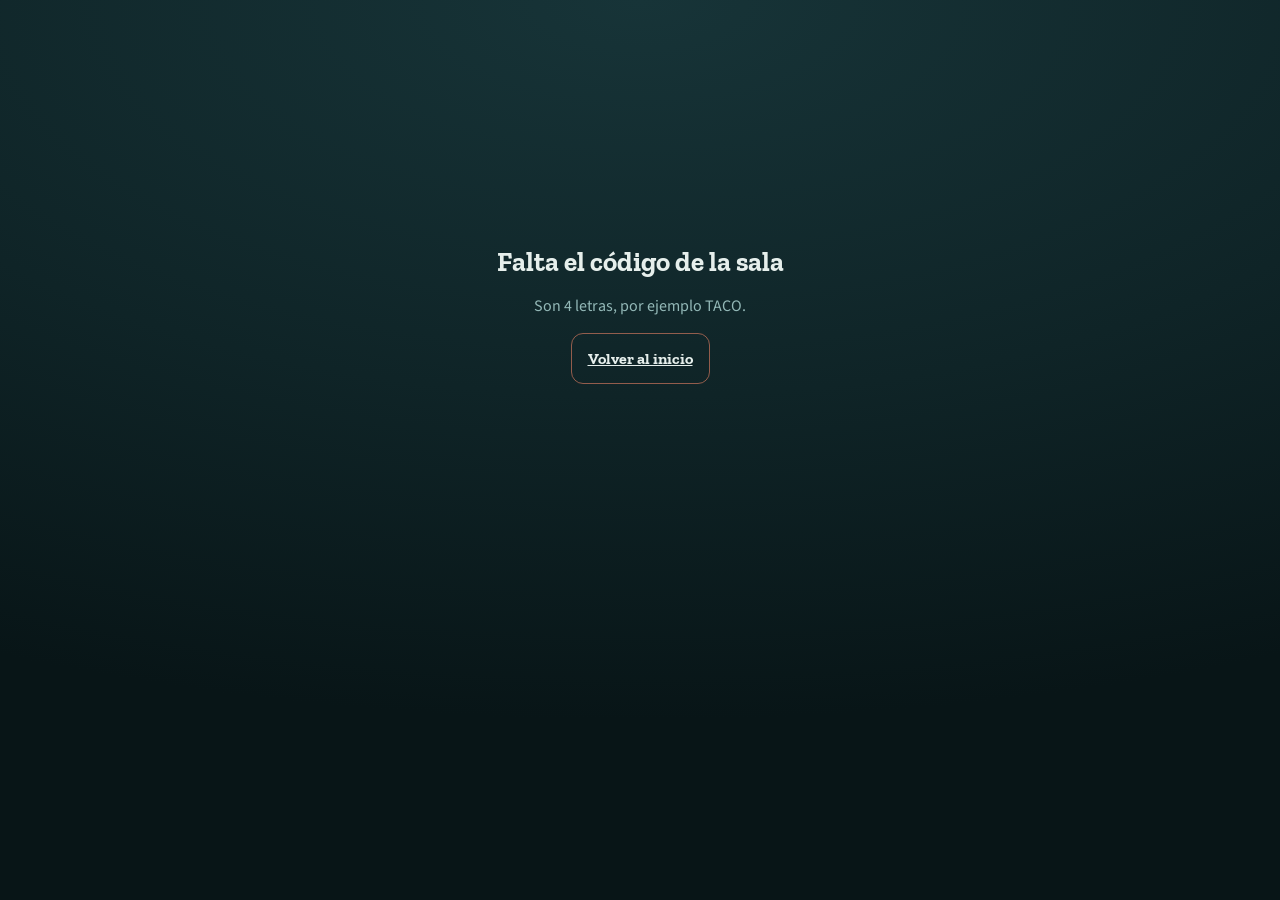
<file: juegos/impostor/index.html>
<!doctype html>
<html lang="es">
<head>
  <meta charset="utf-8">
  <meta name="viewport" content="width=device-width,initial-scale=1,viewport-fit=cover">
  <title>El impostor · La Sobremesa</title>
  <script src="../../nucleo/tema.js"></script>
  <link rel="preconnect" href="https://fonts.googleapis.com">
  <link rel="preconnect" href="https://fonts.gstatic.com" crossorigin>
  <link rel="stylesheet" href="https://fonts.googleapis.com/css2?family=Source+Sans+3:wght@400;600;700&family=Zilla+Slab:wght@500;700&display=swap">
  <link rel="stylesheet" href="../../nucleo/tema.css">
  <link rel="stylesheet" href="../../nucleo/base.css">
  <script src="../../nucleo/vendor/qrcode.js"></script>
  <style>
    /* ---------- Celular, tablet o laptop de cada jugador ---------- */
    .jugador { max-width: 620px; min-height: 100vh; min-height: 100dvh; margin: 0 auto; padding: max(14px, env(safe-area-inset-top)) max(16px, env(safe-area-inset-right)) max(16px, env(safe-area-inset-bottom)) max(16px, env(safe-area-inset-left)); display: flex; flex-direction: column; gap: 14px; }
    .barra { display: flex; justify-content: space-between; align-items: center; gap: 10px; }
    .barra .marca { font-size: 1.05rem; }
    .barra-der { display: flex; align-items: center; gap: 8px; }
    .codigo-mini { font-family: var(--fuente-titulo); font-weight: 700; color: var(--acento); letter-spacing: .12em; }
    .rol { border: 0; border-radius: 999px; padding: 5px 11px; font-size: .68rem; letter-spacing: .1em; text-transform: uppercase; font-weight: 700; background: var(--brillo-acento); color: var(--acento); }
    .envoltura-menu { position: relative; }
    .menu { position: absolute; right: 0; top: calc(100% + 6px); z-index: 20; min-width: 230px; display: flex; flex-direction: column; gap: 4px; padding: 6px; border-radius: 12px; background: var(--fondo-2); border: 1px solid var(--linea); box-shadow: 0 12px 30px rgba(0,0,0,.4); }
    .menu button { text-align: left; border: 0; background: none; padding: 10px 12px; border-radius: 8px; font-weight: 600; }
    .menu button:hover { background: var(--superficie-2); }
    h1.titulo { font-size: 1.6rem; }
    h2.titulo { font-size: 1.8rem; }
    .sub { margin: 0; color: var(--suave); }
    .nota { margin: 0; font-size: .82rem; color: var(--suave); text-align: center; }
    .centrado { text-align: center; }
    .centro { min-height: 60vh; display: flex; flex-direction: column; align-items: center; justify-content: center; gap: 14px; text-align: center; padding: 24px; }
    .espera { padding: 16px; display: flex; flex-direction: column; gap: 10px; align-items: center; text-align: center; }
    .espera p { margin: 0; color: var(--suave); }
    .enlace { background: none; border: 0; color: var(--suave); text-decoration: underline; padding: 6px; font-size: .88rem; text-align: center; }
    .cabeza { display: flex; flex-direction: column; gap: 2px; }
    .cabeza-fila { display: flex; justify-content: space-between; align-items: flex-end; gap: 10px; }
    .pildora { flex: none; font-size: .8rem; padding: 4px 10px; border-radius: 999px; background: var(--brillo-acento); color: var(--texto); }
    .av { width: 30px; height: 30px; border-radius: 50%; display: grid; place-items: center; flex: none; font-family: var(--fuente-titulo); font-weight: 700; color: var(--tinta); }
    .pie { margin-top: auto; display: flex; flex-direction: column; gap: 8px; position: sticky; bottom: max(10px, env(safe-area-inset-bottom)); z-index: 5; }
    .pie.suelto { position: static; margin-top: 4px; }
    .pie .btn.pri { box-shadow: 0 8px 22px rgba(0,0,0,.45); }
    .reglas { padding: 0; }
    .reglas summary { padding: 12px 14px; cursor: pointer; font-weight: 700; color: var(--suave); }
    .reglas ol, .reglas ul { margin: 0; padding: 0 18px 14px 34px; color: var(--suave); display: grid; gap: 6px; }
    .reglas p { margin: 0; padding: 0 14px 8px; font-weight: 700; color: var(--suave); }

    /* Reloj de la votación: grande arriba; cambia de color y late al final */
    .reloj-grande { position: sticky; top: max(8px, env(safe-area-inset-top)); z-index: 6; display: flex; flex-direction: column; gap: 8px; padding: 12px 16px 14px; border-radius: 16px; background: var(--fondo-2); border: 2px solid var(--acento); box-shadow: 0 8px 22px rgba(0,0,0,.45); }
    .reloj-grande .arriba { display: flex; justify-content: space-between; align-items: center; gap: 10px; }
    .reloj-grande .arriba span { font-size: .78rem; letter-spacing: .12em; text-transform: uppercase; font-weight: 700; color: var(--suave); }
    .reloj-grande b { font-family: var(--fuente-titulo); font-weight: 700; font-size: 3.4rem; line-height: 1; color: var(--acento); font-variant-numeric: tabular-nums; }
    .barra-tiempo { height: 10px; border-radius: 999px; background: var(--superficie-2); overflow: hidden; }
    .barra-tiempo i { display: block; height: 100%; border-radius: 999px; background: var(--acento); transition: width .25s linear; }
    .reloj-grande.poco { border-color: var(--peligro); }
    .reloj-grande.poco b { color: var(--peligro); }
    .reloj-grande.poco .barra-tiempo i { background: var(--peligro); }
    .reloj-grande.ya { animation: latido 1s ease-in-out infinite; }
    .p-reloj.poco b { color: var(--peligro); }
    .p-reloj.ya b { animation: latido 1s ease-in-out infinite; }
    @keyframes latido { 0%, 100% { transform: scale(1); } 50% { transform: scale(1.04); } }
    @media (prefers-reduced-motion: reduce) { .reloj-grande.ya, .p-reloj.ya b { animation: none; } }

    /* La tarjeta secreta: tapada se ve igual en todos los celulares; solo se destapa con el dedo encima */
    .carta-secreta { flex: 1; min-height: 340px; display: flex; flex-direction: column; align-items: center; justify-content: center; padding: 22px 18px; border-radius: 22px; background: var(--carta); color: var(--tinta); border: 4px solid var(--borde-acento); box-shadow: 4px 6px 0 rgba(0,0,0,.45); text-align: center; cursor: pointer; user-select: none; -webkit-user-select: none; -webkit-touch-callout: none; touch-action: none; -webkit-tap-highlight-color: transparent; }
    .carta-secreta:focus-visible { outline: 3px solid var(--acento); outline-offset: 3px; }
    .carta-secreta .tapa, .carta-secreta .cara { display: flex; flex-direction: column; align-items: center; gap: 14px; pointer-events: none; }
    .carta-secreta .cara { display: none; }
    body.viendo-carta .carta-secreta .tapa { display: none; }
    body.viendo-carta .carta-secreta .cara { display: flex; }
    .tapa .signo { font-family: var(--fuente-titulo); font-weight: 700; font-size: 6rem; line-height: 1; color: var(--acento-en-carta); }
    .tapa b { font-family: var(--fuente-titulo); font-size: 1.3rem; }
    .tapa small { color: var(--tinta-suave); font-size: .95rem; }
    .cara .rol-carta { font-family: var(--fuente-titulo); font-weight: 700; font-size: 2.4rem; line-height: 1; letter-spacing: .08em; text-transform: uppercase; color: var(--acento-en-carta); }
    .cara .lbl { font-size: .8rem; letter-spacing: .12em; text-transform: uppercase; font-weight: 700; color: var(--tinta-suave); }
    .cara .pal { font-family: var(--fuente-titulo); font-weight: 700; font-size: 3.2rem; line-height: 1.05; overflow-wrap: anywhere; }
    .cara .pal.t1 { font-size: 2.7rem; }
    .cara .pal.t2 { font-size: 2.3rem; }
    .cara .pal.t3 { font-size: 1.9rem; }
    .cara .desc { max-width: 300px; font-size: .95rem; line-height: 1.35; color: var(--tinta-suave); }
    .vistazo { display: none; position: fixed; top: 0; right: 0; bottom: 0; left: 0; z-index: 50; padding: max(24px, env(safe-area-inset-top)) 16px max(24px, env(safe-area-inset-bottom)); background: var(--fondo-3); flex-direction: column; }
    body.viendo-carta .vistazo { display: flex; }
    .ver-palabra { user-select: none; -webkit-user-select: none; -webkit-touch-callout: none; touch-action: none; }

    /* Listas de jugadores: orden de pistas y votos */
    .orden { display: flex; flex-direction: column; gap: 6px; }
    .turno { display: flex; align-items: center; gap: 10px; padding: 8px 10px; border-radius: 12px; background: var(--superficie); border: 1px solid var(--linea); }
    .turno .num { width: 1.4em; text-align: center; font-family: var(--fuente-titulo); font-weight: 700; color: var(--suave); }
    .turno b { flex: 1; min-width: 0; overflow: hidden; text-overflow: ellipsis; white-space: nowrap; }
    .turno small { font-weight: 700; color: var(--suave); }
    .turno.hecha small { color: var(--listo); }
    .turno.ahora { background: var(--brillo-acento); border-color: var(--acento); }
    .turno.ahora small { color: var(--acento); }
    .opciones { display: flex; flex-direction: column; gap: 8px; }
    .opcion-voto { display: flex; align-items: center; gap: 12px; padding: 10px 12px; border-radius: 14px; background: var(--superficie); border: 1px solid var(--linea); text-align: left; font-size: 1.05rem; }
    .opcion-voto b { flex: 1; min-width: 0; }
    .opcion-voto small { font-weight: 700; color: var(--acento); }
    .opcion-voto[aria-pressed="true"] { background: var(--brillo-acento); border-color: var(--acento); }
    .opcion-voto .av { width: 36px; height: 36px; }
    .votos { display: flex; flex-direction: column; gap: 10px; }
    .voto-fila { display: flex; flex-direction: column; gap: 4px; }
    .voto-fila .arriba { display: flex; align-items: center; gap: 10px; }
    .voto-fila .arriba b { flex: 1; }
    .voto-fila .arriba .n { font-family: var(--fuente-titulo); font-size: 1.3rem; }
    .voto-fila .barra-voto { height: 8px; border-radius: 999px; background: var(--superficie-2); overflow: hidden; }
    .voto-fila .barra-voto i { display: block; height: 100%; background: var(--suave); border-radius: 999px; }
    .voto-fila.fuera .barra-voto i { background: var(--acento); }
    .voto-fila.fuera .arriba .n { color: var(--acento); }
    .voto-fila small { color: var(--suave); font-size: .82rem; }

    /* Adivinar y resultados */
    .resumen { padding: 16px 18px; display: flex; flex-direction: column; gap: 4px; }
    .resumen h2 { font-size: 1.8rem; }
    .resumen .mas { color: var(--listo); }
    .palabra-final { display: flex; flex-direction: column; align-items: center; gap: 6px; padding: 18px 16px; text-align: center; border: 3px solid var(--borde-acento); border-radius: 18px; }
    .palabra-final .lbl { font-size: .75rem; letter-spacing: .12em; text-transform: uppercase; font-weight: 700; color: var(--tinta-suave); }
    .palabra-final b { font-family: var(--fuente-titulo); font-size: 2.4rem; line-height: 1; }
    .palabra-final span { font-size: .92rem; line-height: 1.35; color: var(--tinta-suave); }
    .palabra-final hr { width: 60%; border: 0; border-top: 1px solid var(--tinta-suave); opacity: .4; margin: 6px 0; }
    .lineas { display: flex; flex-direction: column; gap: 4px; margin: 0; padding: 0; list-style: none; color: var(--suave); }
    .lineas b { color: var(--texto); }
    .lista-puntos { display: flex; flex-direction: column; gap: 6px; }
    .fila-puntos { display: flex; align-items: center; gap: 10px; padding: 7px 10px; border-radius: 10px; background: var(--superficie); border: 1px solid var(--linea); }
    .fila-puntos.yo { border-color: var(--borde-acento); }
    .fila-puntos.fuera { opacity: .5; }
    .fila-puntos .nom { flex: 1; min-width: 0; display: flex; flex-direction: column; line-height: 1.15; }
    .fila-puntos .nom b { overflow: hidden; text-overflow: ellipsis; white-space: nowrap; }
    .fila-puntos .nom small { color: var(--suave); font-size: .75rem; }
    .fila-puntos .ronda { font-family: var(--fuente-titulo); font-weight: 700; color: var(--suave); min-width: 2em; text-align: right; }
    .fila-puntos .ronda.suma { color: var(--listo); }
    .fila-puntos .pts { font-family: var(--fuente-titulo); font-weight: 700; font-size: 1.2rem; color: var(--acento); min-width: 2em; text-align: right; }
    .corregir { display: flex; flex-direction: column; gap: 6px; padding: 12px; }
    .corregir p { margin: 0; font-size: .9rem; color: var(--suave); }

    /* Preparar la partida */
    .prep { padding: 16px; display: flex; flex-direction: column; gap: 10px; }
    .mazos { display: flex; flex-wrap: wrap; gap: 6px; }
    .mazo-chip { padding: 6px 11px; border-radius: 999px; font-size: .88rem; font-weight: 600; border: 1px dashed var(--linea); background: none; color: var(--suave); }
    .mazo-chip[aria-pressed="true"] { border: 1px solid var(--carta); background: var(--carta); color: var(--tinta); }
    .segmentos { display: flex; gap: 6px; }
    .segmentos .btn { flex: 1; padding: 8px 10px; }
    .segmentos .btn[aria-pressed="true"] { border-color: var(--acento); color: var(--acento); background: var(--brillo-acento); }
    .modo { display: flex; gap: 10px; align-items: flex-start; padding: 10px 12px; border-radius: 12px; background: var(--superficie); border: 1px solid var(--linea); cursor: pointer; }
    .modo input { width: 18px; height: 18px; margin-top: 2px; accent-color: var(--acento); flex: none; }
    .modo span { display: flex; flex-direction: column; }
    .modo small { color: var(--suave); font-size: .8rem; }
    .modo.on { background: var(--brillo-acento); border-color: var(--acento); }
    .modo.no { opacity: .55; cursor: not-allowed; }
    .campo-adivina { font-size: 1.3rem; padding: 14px; }

    /* ---------- Pantalla (tele, Chromecast o laptop) ----------
       CSS conservador para navegadores de tele: flexbox y vh/vw. */
    body.modo-pantalla { overflow: hidden; }
    .pantalla { position: fixed; top: 0; right: 0; bottom: 0; left: 0; display: flex; flex-direction: column; padding: 4vh 4vw; }
    .p-arriba { display: flex; justify-content: space-between; align-items: center; font-size: 2.4vh; color: var(--suave); margin-bottom: 2vh; }
    .p-arriba .marca { font-size: 2.8vh; }
    .p-cuerpo { flex: 1; display: flex; flex-direction: column; justify-content: center; min-height: 0; }
    .p-cuerpo .etiqueta { font-size: 2.2vh; }
    .p-titulo { font-family: var(--fuente-titulo); font-weight: 700; line-height: 1.05; margin: 1vh 0; }
    .p-sub { font-size: 3.6vh; color: var(--suave); margin: 0; }
    .p-sub b { color: var(--texto); }
    .p-portada { display: flex; align-items: center; }
    .p-mini { position: relative; width: 40vh; height: 44vh; flex: none; margin-right: 8vh; }
    .p-mini div { position: absolute; width: 29vh; height: 37vh; border-radius: 2.4vh; display: flex; align-items: center; justify-content: center; font-family: var(--fuente-titulo); font-weight: 700; box-shadow: .5vh .8vh 0 rgba(0,0,0,.45); }
    .p-mini .uno { left: 0; top: 3vh; background: var(--carta); color: var(--tinta); border: .5vh solid var(--linea); transform: rotate(-9deg); font-size: 3.4vh; align-items: flex-start; justify-content: flex-start; padding: 3vh; box-sizing: border-box; }
    .p-mini .dos { left: 11vh; top: 4vh; background: var(--tinta); color: var(--acento); border: .5vh solid var(--borde-acento); transform: rotate(5deg); font-size: 22vh; line-height: 1; }
    .p-pasos { display: flex; flex-direction: column; margin-top: 2vh; font-size: 3vh; }
    .p-pasos span { margin-bottom: 1.2vh; }
    .p-pasos b { color: var(--acento); }
    .p-pie { display: flex; justify-content: space-between; align-items: flex-end; margin-top: 2vh; }
    .p-fila { display: flex; flex-wrap: wrap; }
    .p-jug { display: flex; flex-direction: column; align-items: center; width: 12vh; margin-right: 1.6vh; text-align: center; }
    .p-jug .av { width: 8vh; height: 8vh; font-size: 3.4vh; border: .4vh solid transparent; }
    .p-jug span { font-size: 2.2vh; margin-top: .6vh; max-width: 100%; overflow: hidden; text-overflow: ellipsis; white-space: nowrap; }
    .p-jug small { font-size: 1.8vh; font-weight: 700; color: var(--suave); }
    .p-jug.no { opacity: .55; }
    .p-jug.si .av { border-color: var(--listo); }
    .p-jug.si small { color: var(--listo); }
    .p-pildora { font-size: 3vh; padding: 1vh 2.4vh; border-radius: 999px; background: var(--brillo-acento); white-space: nowrap; }
    .p-orden { display: flex; flex-wrap: wrap; margin-top: 4vh; }
    .p-turno { display: flex; align-items: center; width: calc(33.33% - 2vh); margin: 0 2vh 2vh 0; padding: 1.6vh 2vh; border-radius: 1.6vh; background: var(--superficie); border: .3vh solid var(--linea); }
    .p-turno .num { font-family: var(--fuente-titulo); font-weight: 700; font-size: 3vh; color: var(--suave); width: 4vh; }
    .p-turno .av { width: 6vh; height: 6vh; font-size: 2.8vh; margin-right: 1.6vh; }
    .p-turno div { display: flex; flex-direction: column; min-width: 0; }
    .p-turno b { font-size: 3vh; overflow: hidden; text-overflow: ellipsis; white-space: nowrap; }
    .p-turno small { font-size: 2vh; font-weight: 700; color: var(--suave); }
    .p-turno.hecha small { color: var(--listo); }
    .p-turno.ahora { background: var(--brillo-acento); border-color: var(--acento); }
    .p-turno.ahora small { color: var(--acento); }
    .p-reloj { display: flex; flex-direction: column; align-items: flex-end; }
    .p-reloj b { font-family: var(--fuente-titulo); font-size: 14vh; line-height: 1; color: var(--acento); }
    .p-reloj small { font-size: 2.4vh; color: var(--suave); }
    .p-dos { display: flex; align-items: center; }
    .p-dos > div:first-child { width: 42%; flex: none; margin-right: 6vw; }
    .p-dos > div:last-child { flex: 1; min-width: 0; }
    .p-votos .voto-fila { margin-bottom: 2.4vh; }
    .p-votos .voto-fila .arriba { font-size: 3vh; }
    .p-votos .voto-fila .arriba .n { font-size: 4vh; }
    .p-votos .voto-fila .av { width: 5.4vh; height: 5.4vh; font-size: 2.6vh; }
    .p-votos .voto-fila .barra-voto { height: 1.4vh; }
    .p-votos .voto-fila small { font-size: 2.2vh; }
    .p-palabra { display: flex; flex-direction: column; align-items: center; padding: 4vh 3vh; border-radius: 2.4vh; background: var(--carta); color: var(--tinta); border: .5vh solid var(--borde-acento); transform: rotate(-3deg); box-shadow: .5vh .8vh 0 rgba(0,0,0,.45); text-align: center; }
    .p-palabra .lbl { font-size: 2vh; letter-spacing: .12em; text-transform: uppercase; font-weight: 700; color: var(--tinta-suave); }
    .p-palabra b { font-family: var(--fuente-titulo); font-size: 9vh; line-height: 1; margin: 1vh 0; }
    .p-palabra span { font-size: 2.3vh; line-height: 1.35; color: var(--tinta-suave); }
    .p-palabra hr { width: 60%; border: 0; border-top: .2vh solid var(--tinta-suave); opacity: .4; margin: 2vh 0 1.4vh; }
    .p-palabra .chica { font-size: 5vh; }
    .p-lineas { margin: 3vh 0 0; padding: 0; list-style: none; font-size: 2.8vh; color: var(--suave); }
    .p-lineas li { margin-bottom: 1vh; }
    .p-lineas b { color: var(--texto); }
    .p-tabla { width: 100%; border-collapse: collapse; font-size: 2.8vh; }
    .p-tabla th { font-size: 1.8vh; letter-spacing: .08em; text-transform: uppercase; color: var(--suave); font-weight: 700; padding: 1vh 1.4vh; text-align: right; }
    .p-tabla td { padding: 1.2vh 1.4vh; text-align: right; border-top: 1px solid var(--linea); }
    .p-tabla th:first-child, .p-tabla td:first-child, .p-tabla th:nth-child(2), .p-tabla td:nth-child(2) { text-align: left; }
    .p-tabla td:nth-child(2) { color: var(--suave); font-size: 2.3vh; }
    .p-tabla td.suma { color: var(--listo); font-family: var(--fuente-titulo); font-weight: 700; }
    .p-tabla td.cero { color: var(--suave); font-family: var(--fuente-titulo); font-weight: 700; }
    .p-tabla td.total { font-family: var(--fuente-titulo); font-weight: 700; color: var(--acento); font-size: 3.4vh; }
    .p-tabla .nom { display: flex; align-items: center; font-weight: 700; }
    .p-tabla .nom .av { width: 4.6vh; height: 4.6vh; font-size: 2.2vh; margin-right: 1.4vh; }
    .p-esquina { position: fixed; right: 2vw; bottom: 2.4vh; display: flex; align-items: center; padding: 1.2vh 1.6vh; border-radius: 1.4vh; background: var(--fondo-3); border: 1px solid var(--linea); opacity: .92; }
    .p-esquina canvas { width: 11vh; height: 11vh; border-radius: .8vh; image-rendering: pixelated; display: block; margin-right: 1.4vh; }
    .p-esquina div { display: flex; flex-direction: column; font-size: 1.7vh; color: var(--suave); line-height: 1.1; }
    .p-esquina b { font-family: var(--fuente-titulo); font-size: 4.4vh; letter-spacing: .14em; color: var(--acento); }
    @media (max-aspect-ratio: 1/1) {
      .pantalla { position: static; min-height: 100vh; }
      body.modo-pantalla { overflow: auto; }
      .p-portada, .p-dos { flex-direction: column; align-items: stretch; }
      .p-mini { margin: 0 auto 4vh; }
      .p-dos > div:first-child { width: auto; margin: 0 0 4vh; }
      .p-turno { width: calc(50% - 2vh); }
      .p-esquina { position: static; align-self: flex-end; margin-top: 3vh; }
    }
  </style>
</head>
<body>
  <div id="app"><div class="centro"><p class="sub">Abriendo el juego…</p></div></div>
  <div class="aviso" id="aviso" role="status"></div>
  <script type="module" src="juego.js"></script>
</body>
</html>
</file>
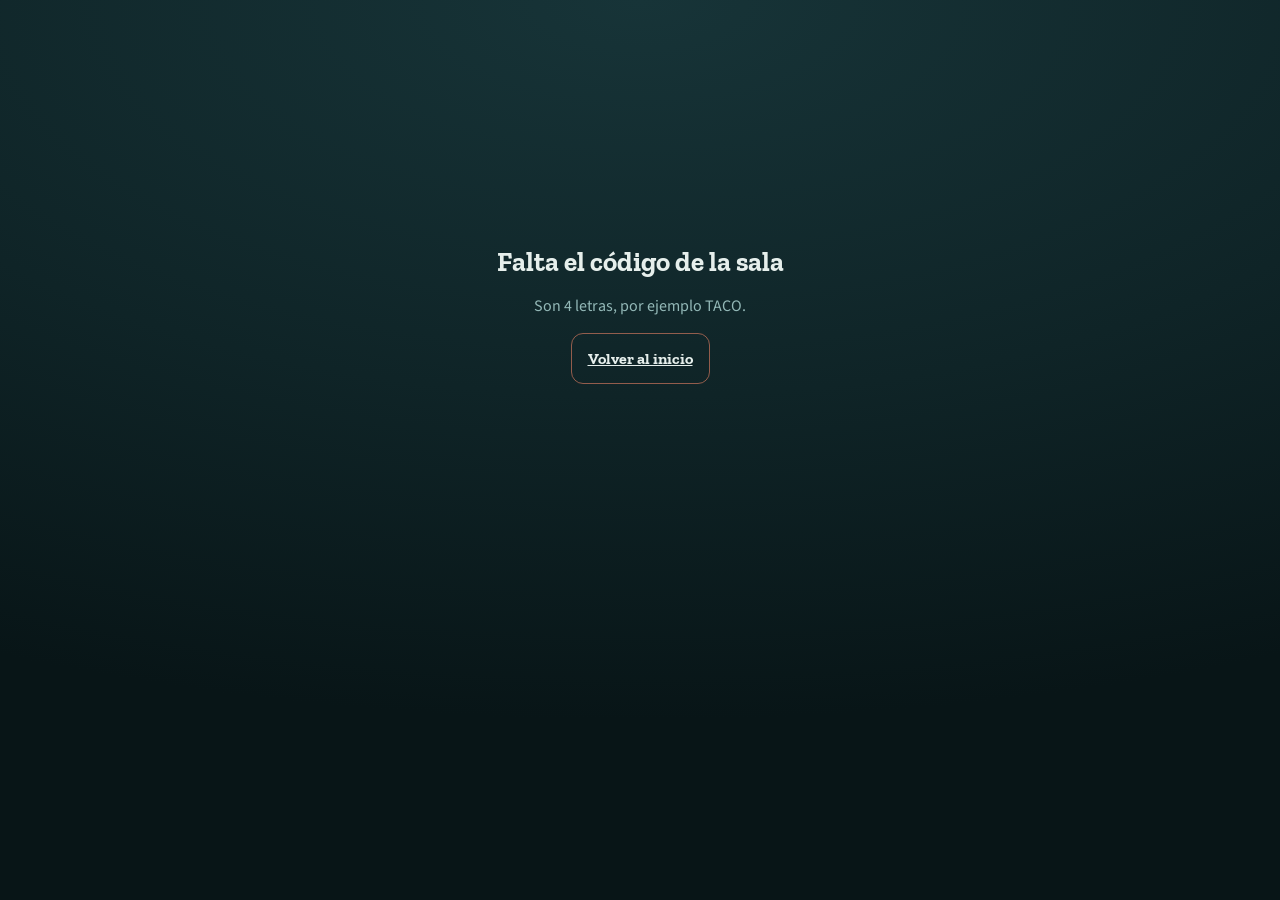
<file: juegos/llena-el-hueco/index.html>
<!doctype html>
<html lang="es">
<head>
  <meta charset="utf-8">
  <meta name="viewport" content="width=device-width,initial-scale=1,viewport-fit=cover">
  <title>Llena el hueco · La Sobremesa</title>
  <script src="../../nucleo/tema.js"></script>
  <link rel="preconnect" href="https://fonts.googleapis.com">
  <link rel="preconnect" href="https://fonts.gstatic.com" crossorigin>
  <link rel="stylesheet" href="https://fonts.googleapis.com/css2?family=Source+Sans+3:wght@400;600;700&family=Zilla+Slab:wght@500;700&display=swap">
  <link rel="stylesheet" href="../../nucleo/tema.css">
  <link rel="stylesheet" href="../../nucleo/base.css">
  <script src="../../nucleo/vendor/qrcode.js"></script>
  <style>
    /* ---------- Celular, tablet o laptop de cada jugador ---------- */
    .jugador { max-width: 620px; margin: 0 auto; padding: max(14px, env(safe-area-inset-top)) max(16px, env(safe-area-inset-right)) 40px max(16px, env(safe-area-inset-left)); display: flex; flex-direction: column; gap: 14px; }
    .barra { display: flex; justify-content: space-between; align-items: center; gap: 10px; }
    .barra .marca { font-size: 1.05rem; }
    .barra-der { display: flex; align-items: center; gap: 8px; }
    .codigo-mini { font-family: var(--fuente-titulo); font-weight: 700; color: var(--acento); letter-spacing: .12em; }
    .rol { border: 0; border-radius: 999px; padding: 5px 11px; font-size: .68rem; letter-spacing: .1em; text-transform: uppercase; font-weight: 700; background: var(--brillo-acento); color: var(--acento); }
    .envoltura-menu { position: relative; }
    .menu { position: absolute; right: 0; top: calc(100% + 6px); z-index: 20; min-width: 220px; display: flex; flex-direction: column; gap: 4px; padding: 6px; border-radius: 12px; background: var(--fondo-2); border: 1px solid var(--linea); box-shadow: 0 12px 30px rgba(0,0,0,.4); }
    .menu button { text-align: left; border: 0; background: none; padding: 10px 12px; border-radius: 8px; font-weight: 600; }
    .menu button:hover { background: var(--superficie-2); }
    h1.titulo { font-size: 1.6rem; }
    .sub { margin: 0; color: var(--suave); }
    .centrado { text-align: center; }
    .centro { min-height: 60vh; display: flex; flex-direction: column; align-items: center; justify-content: center; gap: 14px; text-align: center; padding: 24px; }
    .espera { padding: 16px; display: flex; flex-direction: column; gap: 10px; align-items: center; text-align: center; }
    .espera p { margin: 0; color: var(--suave); }
    .aviso-local { margin: 0; font-size: .85rem; color: var(--suave); border: 1px dashed var(--linea); border-radius: 10px; padding: 10px; text-align: center; }
    .enlace { background: none; border: 0; color: var(--suave); text-decoration: underline; padding: 6px; font-size: .88rem; text-align: center; }

    /* Frase: carta oscura con el hueco marcado */
    .frase-carta { display: block; width: 100%; text-align: left; background: var(--tinta); color: var(--carta); border: 1.5px solid var(--borde-acento); border-radius: 14px; padding: 16px 18px 18px; box-shadow: 3px 4px 0 rgba(0,0,0,.45); }
    .frase-carta p { margin: 0; font-family: var(--fuente-titulo); font-weight: 700; font-size: 1.3rem; line-height: 1.3; }
    .frase-meta { display: block; margin-bottom: 8px; font-size: .68rem; letter-spacing: .12em; text-transform: uppercase; font-weight: 700; color: var(--acento); }
    .frase-carta .hueco { color: var(--acento); letter-spacing: .05em; }
    .frase-carta .lleno { color: var(--acento); text-decoration: underline; text-decoration-thickness: 2px; text-underline-offset: 4px; }
    .frase-carta .aparte { display: block; margin-top: 10px; }
    .frase-carta.tenue { opacity: .7; }
    .frase-carta.grande p { font-size: 1.55rem; }
    .frase-carta.chica p { font-size: 1rem; }
    .frase-carta.ganadora { border-color: var(--destacado); box-shadow: 0 0 0 3px var(--destacado), 3px 4px 0 rgba(0,0,0,.45); }
    .frase-carta.opcion { cursor: pointer; }
    .frase-carta.opcion.sel { border-color: var(--acento); box-shadow: 0 0 0 3px var(--acento); }

    /* Mano */
    .mano-grid { display: grid; grid-template-columns: repeat(2, minmax(0, 1fr)); gap: 10px; }
    @media (min-width: 560px) { .mano-grid { grid-template-columns: repeat(3, minmax(0, 1fr)); } }
    .carta.mano { position: relative; border: 0; text-align: left; min-height: 104px; padding: 12px 12px 14px; font-size: 1rem; line-height: 1.25; display: flex; flex-direction: column; gap: 6px; transition: transform .12s; }
    .carta.mano.sel { outline: 3px solid var(--acento); outline-offset: 2px; transform: translateY(-3px); }
    .carta.mano .num { position: absolute; top: -9px; right: -9px; width: 26px; height: 26px; border-radius: 50%; display: grid; place-items: center; background: var(--acento); color: var(--tinta); font-style: normal; font-weight: 700; font-size: .85rem; }
    .carta.blanca small { font-size: .7rem; letter-spacing: .08em; text-transform: uppercase; opacity: .7; }
    .carta.blanca textarea { width: 100%; flex: 1; border: 1.5px dashed rgba(0,0,0,.35); border-radius: 8px; background: transparent; color: var(--tinta); padding: 6px; resize: none; font-weight: 600; font-size: .95rem; }
    .pie-fijo { position: sticky; bottom: max(10px, env(safe-area-inset-bottom)); z-index: 5; }
    .pie-fijo .btn { width: 100%; box-shadow: 0 8px 22px rgba(0,0,0,.45); }

    .estado-envios { display: flex; flex-wrap: wrap; gap: 6px; justify-content: center; }
    .chip { font-size: .8rem; padding: 4px 10px; border-radius: 999px; background: var(--superficie-2); color: var(--suave); }
    .chip.listo { background: var(--brillo-acento); color: var(--texto); }
    .opciones-ganadora, .reveladas { display: flex; flex-direction: column; gap: 10px; }

    .celebra { text-align: center; padding: 10px 0 4px; }
    .celebra h2 { font-size: 2rem; color: var(--destacado); }
    .celebra.mia h2 { color: var(--acento); }

    /* Puntos */
    .puntos { padding: 0; }
    .puntos summary, .reglas summary { padding: 12px 14px; cursor: pointer; font-weight: 700; color: var(--suave); }
    .reglas ol { margin: 0; padding: 0 18px 14px 34px; color: var(--suave); display: grid; gap: 6px; }
    .lista-puntos { display: flex; flex-direction: column; gap: 6px; padding: 0 10px 10px; }
    .fila-puntos { display: flex; align-items: center; gap: 10px; padding: 8px 10px; border-radius: 10px; background: var(--superficie); border: 1px solid var(--linea); }
    .fila-puntos.yo { border-color: var(--borde-acento); }
    .fila-puntos.fuera { opacity: .5; }
    .fila-puntos b { flex: 1; min-width: 0; overflow: hidden; text-overflow: ellipsis; white-space: nowrap; }
    .fila-puntos .pts { font-family: var(--fuente-titulo); font-weight: 700; font-size: 1.2rem; color: var(--acento); min-width: 1.5em; text-align: right; }
    .lista-puntos.grande { padding: 0; }
    .av { width: 30px; height: 30px; border-radius: 50%; display: grid; place-items: center; flex: none; font-family: var(--fuente-titulo); font-weight: 700; color: var(--tinta); }
    .insignia { font-size: .62rem; letter-spacing: .1em; text-transform: uppercase; font-weight: 700; padding: 3px 8px; border-radius: 999px; background: var(--brillo-acento); color: var(--acento); flex: none; }
    .insignia.listo { background: var(--superficie-2); color: var(--listo); }

    /* Preparar la partida */
    .prep { padding: 16px; display: flex; flex-direction: column; gap: 12px; }
    .opciones-mazo { display: flex; flex-direction: column; gap: 8px; }
    .opcion-mazo { display: flex; flex-direction: column; text-align: left; padding: 10px 12px; border-radius: 12px; border: 1.5px solid var(--linea); background: var(--superficie); }
    .opcion-mazo[aria-pressed="true"] { border-color: var(--acento); }
    .opcion-mazo span { font-size: .8rem; color: var(--suave); }
    .contador { display: flex; align-items: center; gap: 14px; }
    .contador b { font-family: var(--fuente-titulo); font-size: 1.6rem; min-width: 1.4em; text-align: center; }
    .contador .btn { width: 44px; height: 40px; font-size: 1.2rem; }
    .interruptor { display: flex; gap: 12px; align-items: flex-start; padding: 10px 12px; border-radius: 12px; background: var(--superficie); border: 1px solid var(--linea); cursor: pointer; }
    .interruptor input { width: 20px; height: 20px; margin-top: 2px; accent-color: var(--acento); flex: none; }
    .interruptor span { display: flex; flex-direction: column; }
    .interruptor small { color: var(--suave); font-size: .8rem; }

    /* ---------- Pantalla (tele, Chromecast o laptop) ----------
       CSS conservador para navegadores de tele: flexbox y vh/vw. */
    body.modo-pantalla { overflow: hidden; }
    .pantalla { position: fixed; top: 0; right: 0; bottom: 0; left: 0; display: flex; flex-direction: column; padding: 4vh 4vw; }
    .p-arriba { display: flex; justify-content: space-between; align-items: center; font-size: 2.4vh; color: var(--suave); margin-bottom: 3vh; }
    .p-arriba .marca { font-size: 2.8vh; }
    .p-cuerpo { flex: 1; display: flex; min-height: 0; }
    .p-centro { flex: 1; display: flex; flex-direction: column; justify-content: center; min-width: 0; margin-right: 4vw; }
    .p-lado { width: 28vw; display: flex; flex-direction: column; }
    .p-lado .etiqueta { font-size: 1.8vh; margin-bottom: 1.4vh; }
    .p-lado .lista-puntos { padding: 0; }
    .p-lado .fila-puntos { padding: 1.2vh 1.4vh; margin-bottom: 1vh; font-size: 2.6vh; border-radius: 1.2vh; }
    .p-lado .fila-puntos .pts { font-size: 3.4vh; }
    .p-lado .av { width: 4.4vh; height: 4.4vh; font-size: 2.2vh; margin-right: 1.2vh; }
    .p-lado .insignia { font-size: 1.5vh; padding: .4vh 1vh; margin-left: 1vh; }
    .frase-carta.tele { padding: 4vh 4vh 5vh; border-radius: 2vh; border-width: 2px; }
    .frase-carta.tele p { font-size: 5.4vh; }
    .frase-carta.tele .frase-meta { font-size: 1.8vh; margin-bottom: 2vh; }
    .p-titulo h1 { font-size: 9vh; }
    .p-titulo p { font-size: 3vh; color: var(--suave); margin: 2vh 0 0; }
    .p-titulo .etiqueta { font-size: 2vh; }
    .p-pie { margin-top: 3vh; font-size: 2.8vh; color: var(--suave); }
    .p-previas { display: flex; flex-wrap: wrap; margin-top: 3vh; }
    .p-previas .carta { font-size: 2.2vh; padding: 1.2vh 1.6vh; margin: 0 1.2vh 1.2vh 0; border-radius: 1vh; max-width: 30%; }
    .p-ganador { font-size: 4.4vh; margin-bottom: 3vh; }
    .p-ganador b { color: var(--destacado); }
    .p-esquina { position: fixed; right: 2vw; bottom: 2.4vh; display: flex; align-items: center; padding: 1.2vh 1.6vh; border-radius: 1.4vh; background: var(--fondo-3); border: 1px solid var(--linea); opacity: .92; }
    .p-esquina canvas { width: 11vh; height: 11vh; border-radius: .8vh; image-rendering: pixelated; display: block; margin-right: 1.4vh; }
    .p-esquina div { display: flex; flex-direction: column; font-size: 1.7vh; color: var(--suave); line-height: 1.1; }
    .p-esquina b { font-family: var(--fuente-titulo); font-size: 4.4vh; letter-spacing: .14em; color: var(--acento); }
    @media (max-aspect-ratio: 1/1) {
      .pantalla { position: static; min-height: 100vh; }
      body.modo-pantalla { overflow: auto; }
      .p-cuerpo { flex-direction: column; }
      .p-centro { margin: 0 0 4vh; }
      .p-lado { width: auto; }
      .p-esquina { position: static; align-self: flex-end; margin-top: 3vh; }
    }
  </style>
</head>
<body>
  <div id="app"><div class="centro"><p class="sub">Abriendo el juego…</p></div></div>
  <div class="aviso" id="aviso" role="status"></div>
  <script type="module" src="juego.js"></script>
</body>
</html>
</file>
<file: nucleo/tema.css>
/*
  La Sobremesa · tema
  ------------------------------------------------------------
  TODOS los colores y fuentes del sistema viven aquí.
  Ningún otro archivo escribe colores a mano: siempre usa estas variables.

  Para cambiar el acento en todo el sistema basta con cambiar
  --acento y --acento-rgb (los mismos tres números, separados por comas).

  Los temas alternos de abajo se activan con <html data-tema="...">
  desde Ajustes en la página de inicio.
*/

:root {
  /* Tapete (fondo), de más claro a más oscuro */
  --fondo-1: #173438;
  --fondo-2: #0f2427;
  --fondo-3: #081517;

  /* Marco de madera del monitor */
  --madera-1: #3a2618;
  --madera-2: #22160d;

  /* Cartas de papel y su tinta */
  --carta: #f3ecdf;
  --tinta: #14191a;
  --tinta-suave: #5a4a3a;    /* texto secundario sobre la carta */
  --acento-en-carta: #d4583a; /* el acento, más oscuro para que se lea sobre la carta */

  /* Acento: código de sala, juez, botones principales, lo importante */
  --acento: #ff8a6b;
  --acento-rgb: 255, 138, 107;

  /* Texto sobre el tapete */
  --texto: #e6efec;
  --suave: #93b8b7;

  /* Significados (no son el acento) */
  --listo: #a7e3c4;      /* listo, sumó puntos */
  --destacado: #ffd166;  /* el mejor puntaje, récords */
  --peligro: #ff7a8a;    /* borrar, errores */

  /* Superficies y líneas translúcidas sobre el tapete */
  --superficie: rgba(255, 255, 255, .05);
  --superficie-2: rgba(255, 255, 255, .09);
  --linea: rgba(255, 255, 255, .12);
  --borde-acento: rgba(var(--acento-rgb), .55);
  --brillo-acento: rgba(var(--acento-rgb), .18);

  /* Colores para jugadores (se asignan en orden) */
  --jugador-1: #ff8a6b;
  --jugador-2: #7fd8b5;
  --jugador-3: #ffd166;
  --jugador-4: #9fb8ff;
  --jugador-5: #f4a6d0;
  --jugador-6: #c9a7ff;
  --jugador-7: #b8e07a;
  --jugador-8: #e9d3b0;
  --jugador-9: #7fd0e8;
  --jugador-10: #ffb38a;
  --jugador-11: #d9a441;
  --jugador-12: #eef0f2;

  /* Tipografía */
  --fuente-titulo: "Zilla Slab", Georgia, "Times New Roman", serif;
  --fuente-texto: "Source Sans 3", system-ui, -apple-system, "Segoe UI", sans-serif;

  color-scheme: dark;
}

/* ---------- Temas alternos (Ajustes → Tema) ---------- */

[data-tema="azul"] {
  --fondo-1: #1f2a3a; --fondo-2: #141b27; --fondo-3: #0b0f17;
  --carta: #f3ead6; --tinta: #1a1712;
  --acento: #e8b860; --acento-rgb: 232, 184, 96; --acento-en-carta: #9a6a12;
  --texto: #efe6d2; --suave: #9fb0c6; --listo: #8fd1b4;
}

[data-tema="verde"] {
  --fondo-1: #1d3a2e; --fondo-2: #13281f; --fondo-3: #0a1712;
  --madera-1: #4a2e1a; --madera-2: #2b1a0e;
  --carta: #f4ecd8; --tinta: #17140f;
  --acento: #d9a441; --acento-rgb: 217, 164, 65; --acento-en-carta: #8f6514;
  --texto: #eee7d4; --suave: #9dbcab; --listo: #9be0b8;
}

[data-tema="vino"] {
  --fondo-1: #3a1a24; --fondo-2: #271118; --fondo-3: #16090d;
  --madera-1: #3b2416; --madera-2: #21140b;
  --carta: #f6ecdc; --tinta: #1b1210;
  --acento: #f0a868; --acento-rgb: 240, 168, 104; --acento-en-carta: #b0582a;
  --texto: #f3e6d8; --suave: #c7a1aa; --listo: #a6dcb8;
}

[data-tema="ciruela"] {
  --fondo-1: #2c1f44; --fondo-2: #1d142e; --fondo-3: #100b1a;
  --madera-1: #33221a; --madera-2: #1d130d;
  --carta: #f3ecdf; --tinta: #1a1520;
  --acento: #ffbe55; --acento-rgb: 255, 190, 85; --acento-en-carta: #9a6200;
  --texto: #efe8f5; --suave: #b3a3cc; --listo: #8fd9c0;
}

[data-tema="grafito"] {
  --fondo-1: #2a2826; --fondo-2: #1c1b1a; --fondo-3: #111010;
  --madera-1: #3d2a1d; --madera-2: #231810;
  --carta: #efe9df; --tinta: #161412;
  --acento: #d97b4a; --acento-rgb: 217, 123, 74; --acento-en-carta: #a8502a;
  --texto: #ece6dc; --suave: #aaa39a; --listo: #9fcfa6;
}
</file>
<file: nucleo/base.css>
/*
  La Sobremesa · componentes base
  Solo usa variables de tema.css. Nada de colores escritos a mano.
*/

* { box-sizing: border-box; }

html { -webkit-text-size-adjust: 100%; }

body {
  margin: 0;
  min-height: 100vh;
  background-color: var(--fondo-3);
  background-image: radial-gradient(120% 80% at 50% 0%, var(--fondo-1) 0%, var(--fondo-2) 55%, var(--fondo-3) 100%);
  background-attachment: fixed;
  color: var(--texto);
  font-family: var(--fuente-texto);
  font-size: 16px;
  line-height: 1.45;
}

button, input, select, textarea { font: inherit; color: inherit; }
button { cursor: pointer; }
a { color: var(--acento); }

h1, h2, h3 { font-family: var(--fuente-titulo); font-weight: 700; line-height: 1.15; margin: 0; }

:focus-visible { outline: 2px solid var(--acento); outline-offset: 2px; }

/* Marca */
.marca { font-family: var(--fuente-titulo); font-weight: 700; letter-spacing: .01em; color: var(--texto); text-decoration: none; }
.marca em { font-style: normal; color: var(--acento); }

/* Etiqueta pequeña en mayúsculas */
.etiqueta { font-size: .7rem; letter-spacing: .12em; text-transform: uppercase; font-weight: 700; color: var(--suave); }

/* Botones */
.btn {
  display: inline-flex; align-items: center; justify-content: center; gap: .4em;
  border: 1px solid var(--linea); background: var(--superficie-2); color: var(--texto);
  border-radius: 10px; padding: 8px 12px; font-size: .85rem; font-weight: 600;
  transition: border-color .15s, background-color .15s, transform .15s;
}
.btn:hover { border-color: var(--borde-acento); }
.btn:active { transform: translateY(1px); }
.btn:disabled { opacity: .4; cursor: default; transform: none; }
.btn.pri { background: var(--acento); color: var(--tinta); border-color: var(--acento); font-family: var(--fuente-titulo); font-weight: 700; }
.btn.sec { background: transparent; border: 1.5px solid var(--borde-acento); font-family: var(--fuente-titulo); font-weight: 700; }
.btn.peligro { color: var(--peligro); }
.btn.on { border-color: var(--acento); color: var(--acento); }
.btn.grande { padding: 13px 16px; font-size: 1rem; border-radius: 12px; }

/* Campos */
.campo, select.campo {
  width: 100%; min-width: 0; border: 1px solid var(--linea); border-radius: 10px;
  padding: 9px 11px; background: var(--fondo-3); color: var(--texto); font-size: .9rem; outline: none;
}
.campo:focus { border-color: var(--acento); box-shadow: 0 0 0 2px var(--brillo-acento); }

/* Panel (tarjeta de contenido sobre el tapete) */
.panel { background: var(--superficie); border: 1px solid var(--linea); border-radius: 14px; }
.panel-acento { background: var(--fondo-3); border: 1.5px solid var(--borde-acento); box-shadow: 0 0 28px var(--brillo-acento); border-radius: 14px; }

/* Carta de papel */
.carta { background: var(--carta); color: var(--tinta); border-radius: 10px; box-shadow: 2px 3px 0 rgba(0, 0, 0, .45); font-weight: 600; }

/* Aviso flotante */
.aviso {
  position: fixed; left: 50%; bottom: 6vh; z-index: 50; transform: translate(-50%, 20px); opacity: 0; pointer-events: none;
  max-width: 94vw; overflow: hidden; text-overflow: ellipsis; white-space: nowrap;
  background: var(--fondo-3); border: 1.5px solid var(--borde-acento); border-radius: 14px; padding: .5em 1.1em;
  color: var(--texto); font-family: var(--fuente-titulo); font-weight: 700; font-size: clamp(1.1rem, 3.2vw, 2.4rem);
  box-shadow: 0 0 30px var(--brillo-acento); transition: opacity .2s, transform .2s;
}
.aviso.ver { opacity: 1; transform: translate(-50%, 0); }

/* Diálogos */
dialog {
  border: 1.5px solid var(--borde-acento); border-radius: 16px; padding: 0; background: var(--fondo-2); color: var(--texto);
  box-shadow: 0 24px 70px rgba(0, 0, 0, .5); max-width: 480px; width: calc(100% - 32px);
}
dialog::backdrop { background: rgba(0, 0, 0, .6); }

.oculto { display: none !important; }

@media (prefers-reduced-motion: reduce) {
  *, *::before, *::after { transition: none !important; animation: none !important; }
}

/* Pasar el control y aviso de anfitrión desconectado (nucleo/control.js) */
.menu .menu-sub { display: flex; align-items: center; gap: 8px; padding-left: 24px; font-weight: 400; }
.menu .menu-sub .punto { width: 12px; height: 12px; border-radius: 50%; flex: none; }
.aviso-anfitrion { display: flex; flex-direction: column; align-items: center; gap: 10px; font-size: .9rem; color: var(--texto); background: var(--superficie); border: 1px dashed var(--borde-acento); border-radius: 10px; padding: 10px 12px; text-align: center; }
.aviso-anfitrion p { margin: 0; }
.menu { max-height: calc(100vh - 90px); overflow-y: auto; }
</file>
